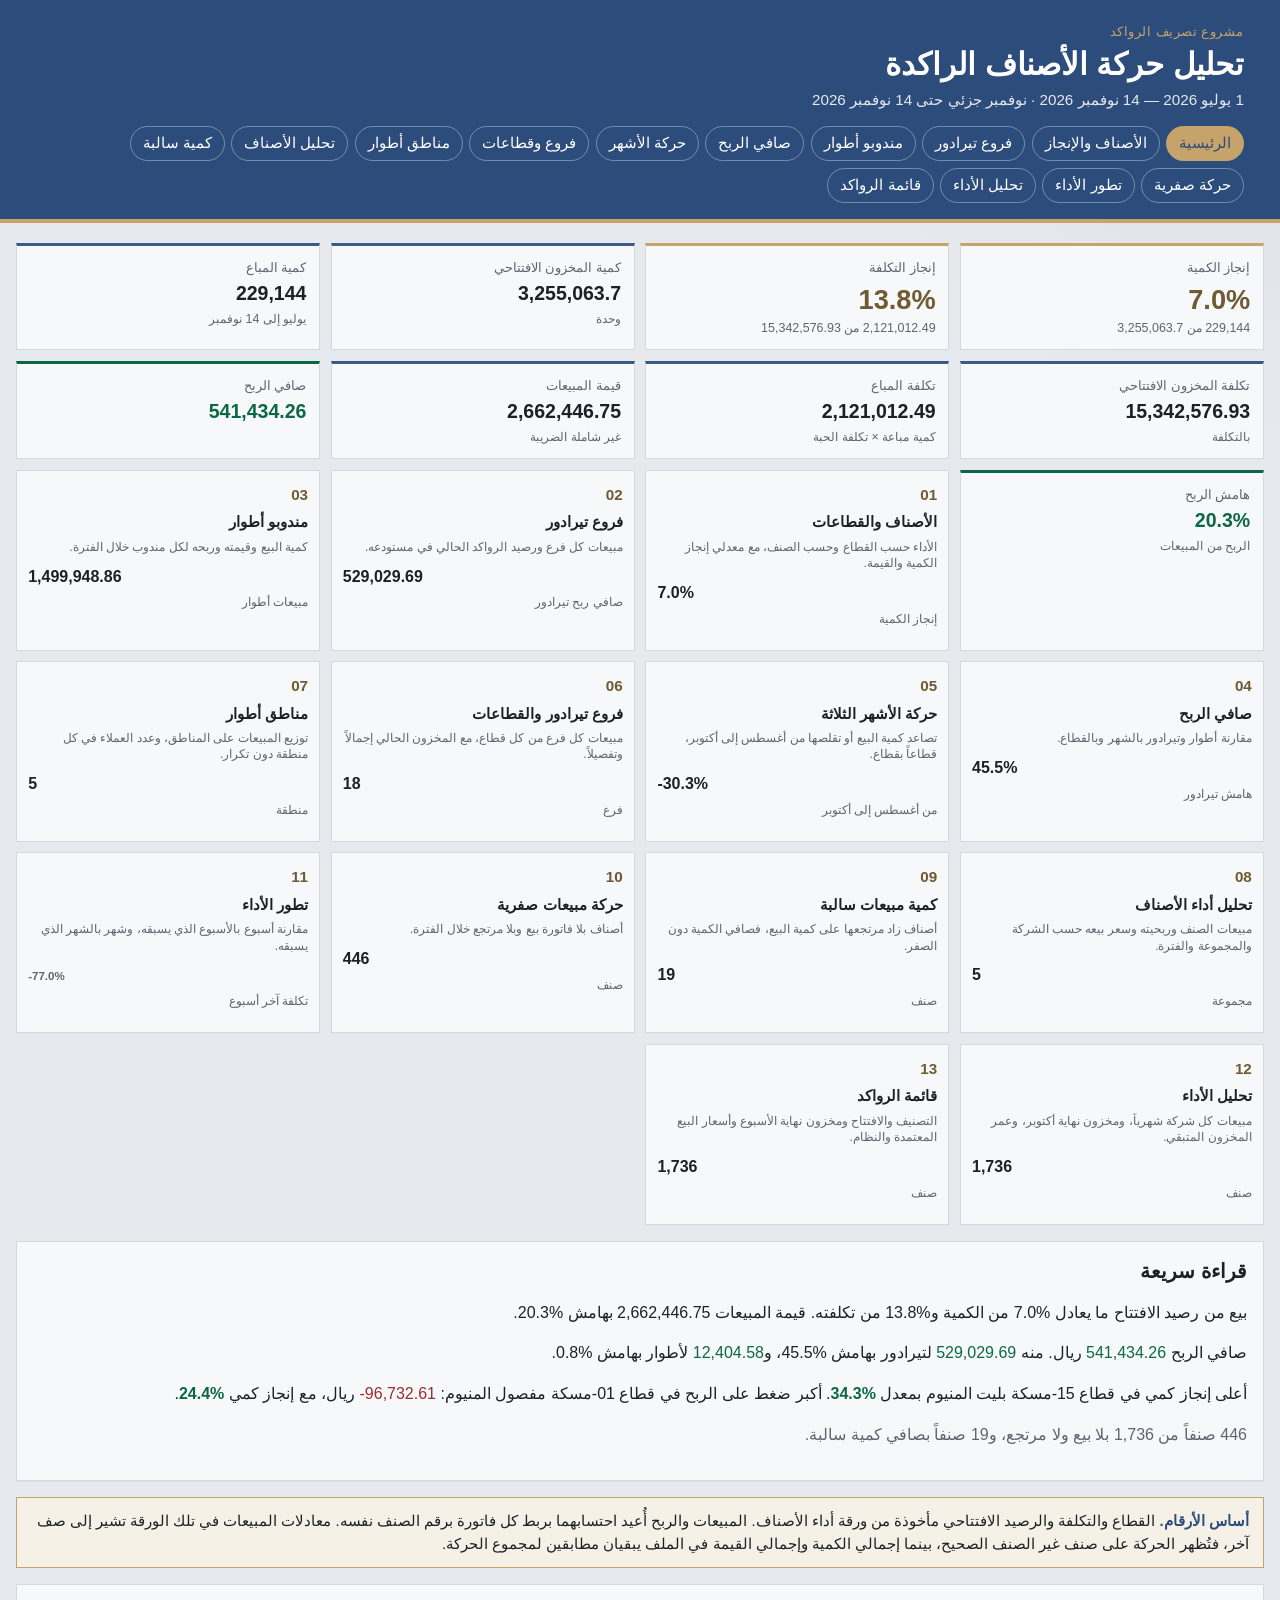
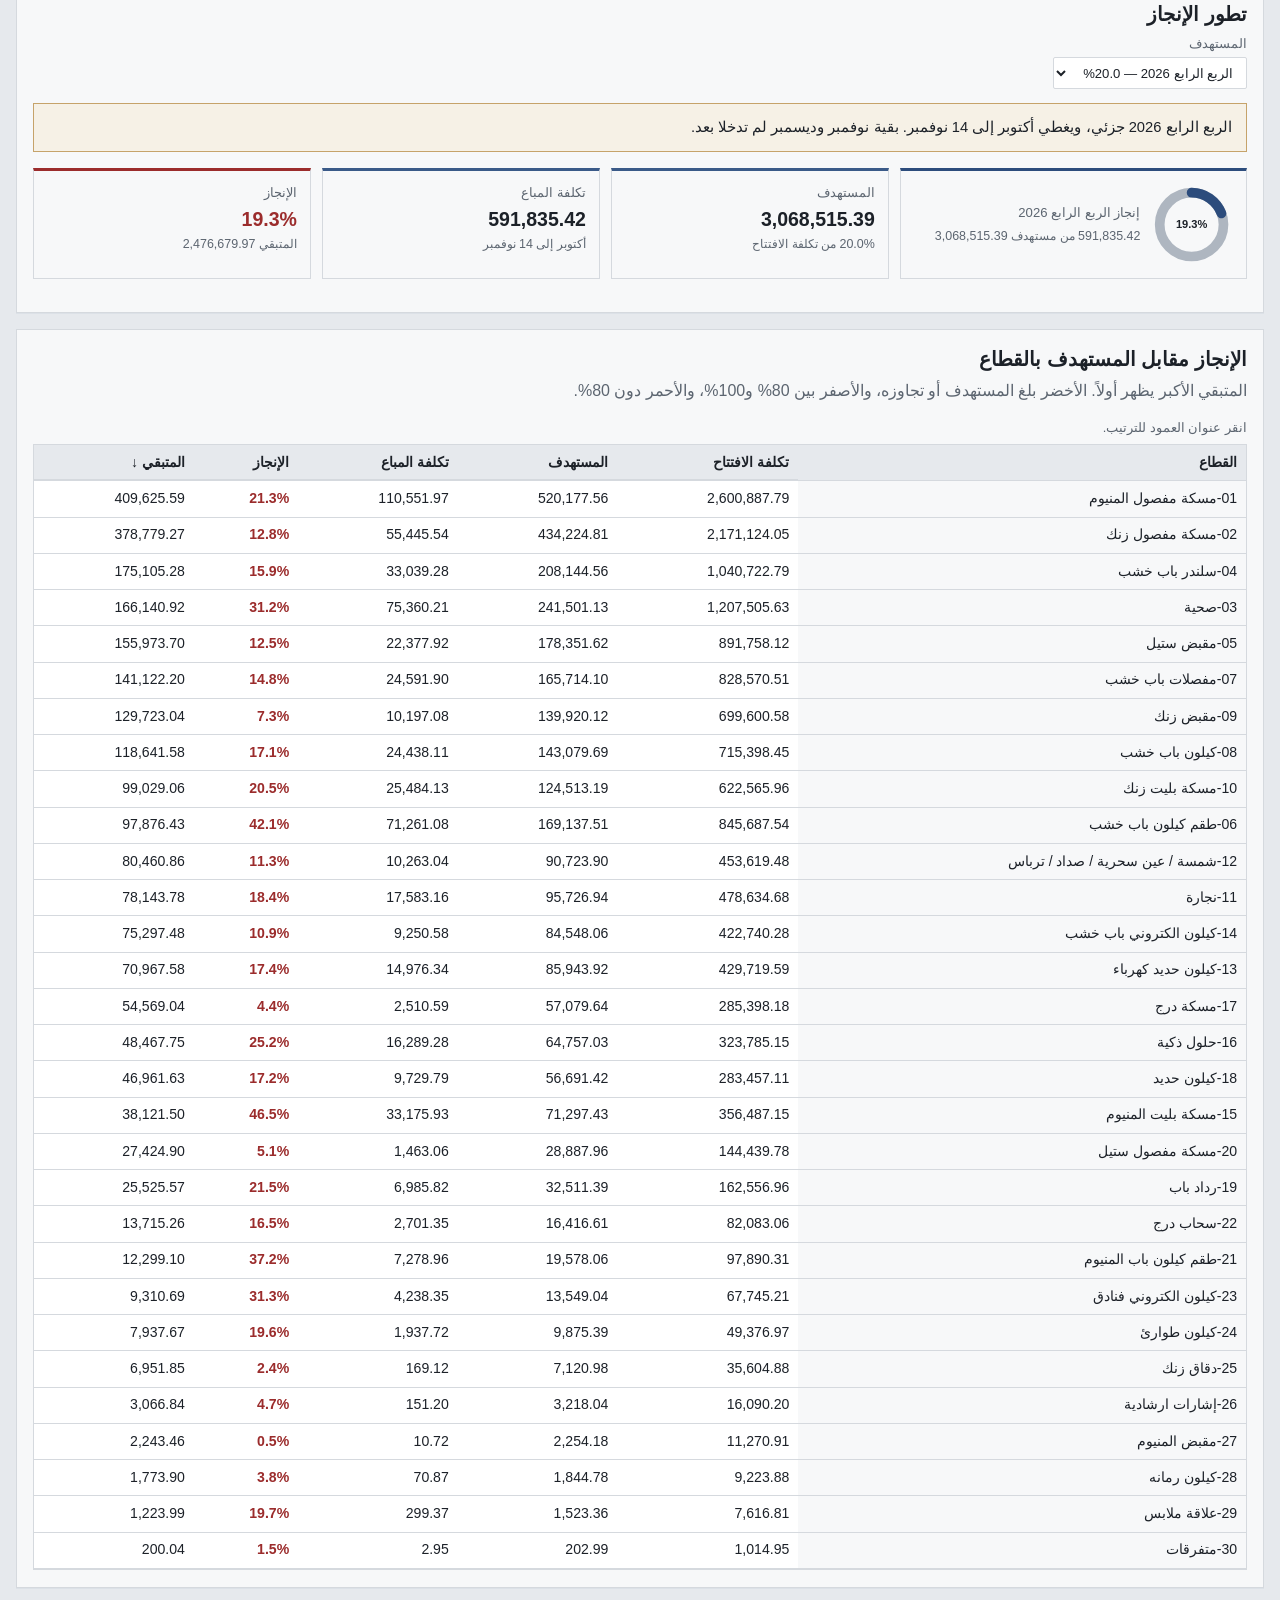
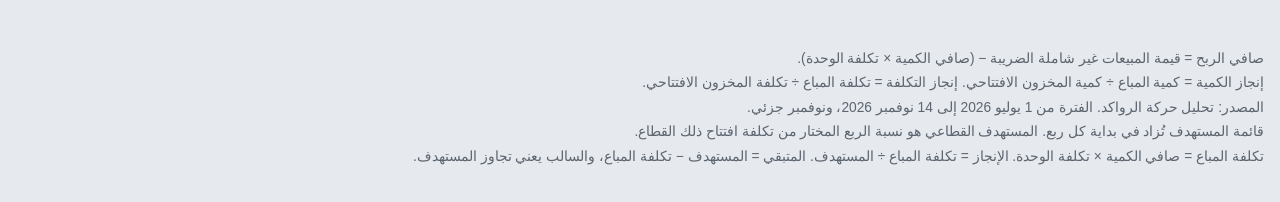
<file: index.html>
﻿<!DOCTYPE html>
<html lang="ar" dir="rtl">
<head>
  <meta charset="utf-8">
  <meta name="viewport" content="width=device-width, initial-scale=1">
  <title>تحليل حركة الرواكد</title>
  <link rel="stylesheet" href="report.css">
</head>
<body data-page="home">
  <header class="mast">
    <div class="mast-text">
      <p class="eyebrow">مشروع تصريف الرواكد</p>
      <h1>تحليل حركة الأصناف الراكدة</h1>
      <p class="period" id="period"></p>
    </div>
    <nav id="nav" class="nav" aria-label="أقسام التقرير"></nav>
  </header>
  <main id="app" class="wrap"></main>
  <footer class="foot">
    <p>صافي الربح = قيمة المبيعات غير شاملة الضريبة − (صافي الكمية × تكلفة الوحدة).</p>
    <p>إنجاز الكمية = كمية المباع ÷ كمية المخزون الافتتاحي. إنجاز التكلفة = تكلفة المباع ÷ تكلفة المخزون الافتتاحي.</p>
    <p>المصدر: تحليل حركة الرواكد. الفترة من 1 يوليو 2026 إلى 14 نوفمبر 2026، ونوفمبر جزئي.</p>
    <p>قائمة المستهدف تُزاد في بداية كل ربع. المستهدف القطاعي هو نسبة الربع المختار من تكلفة افتتاح ذلك القطاع.</p>
    <p>تكلفة المباع = صافي الكمية × تكلفة الوحدة. الإنجاز = تكلفة المباع ÷ المستهدف. المتبقي = المستهدف − تكلفة المباع، والسالب يعني تجاوز المستهدف.</p>
  </footer>
  <script src="data.js"></script>
  <script src="report.js"></script>
</body>
</html>
</file>
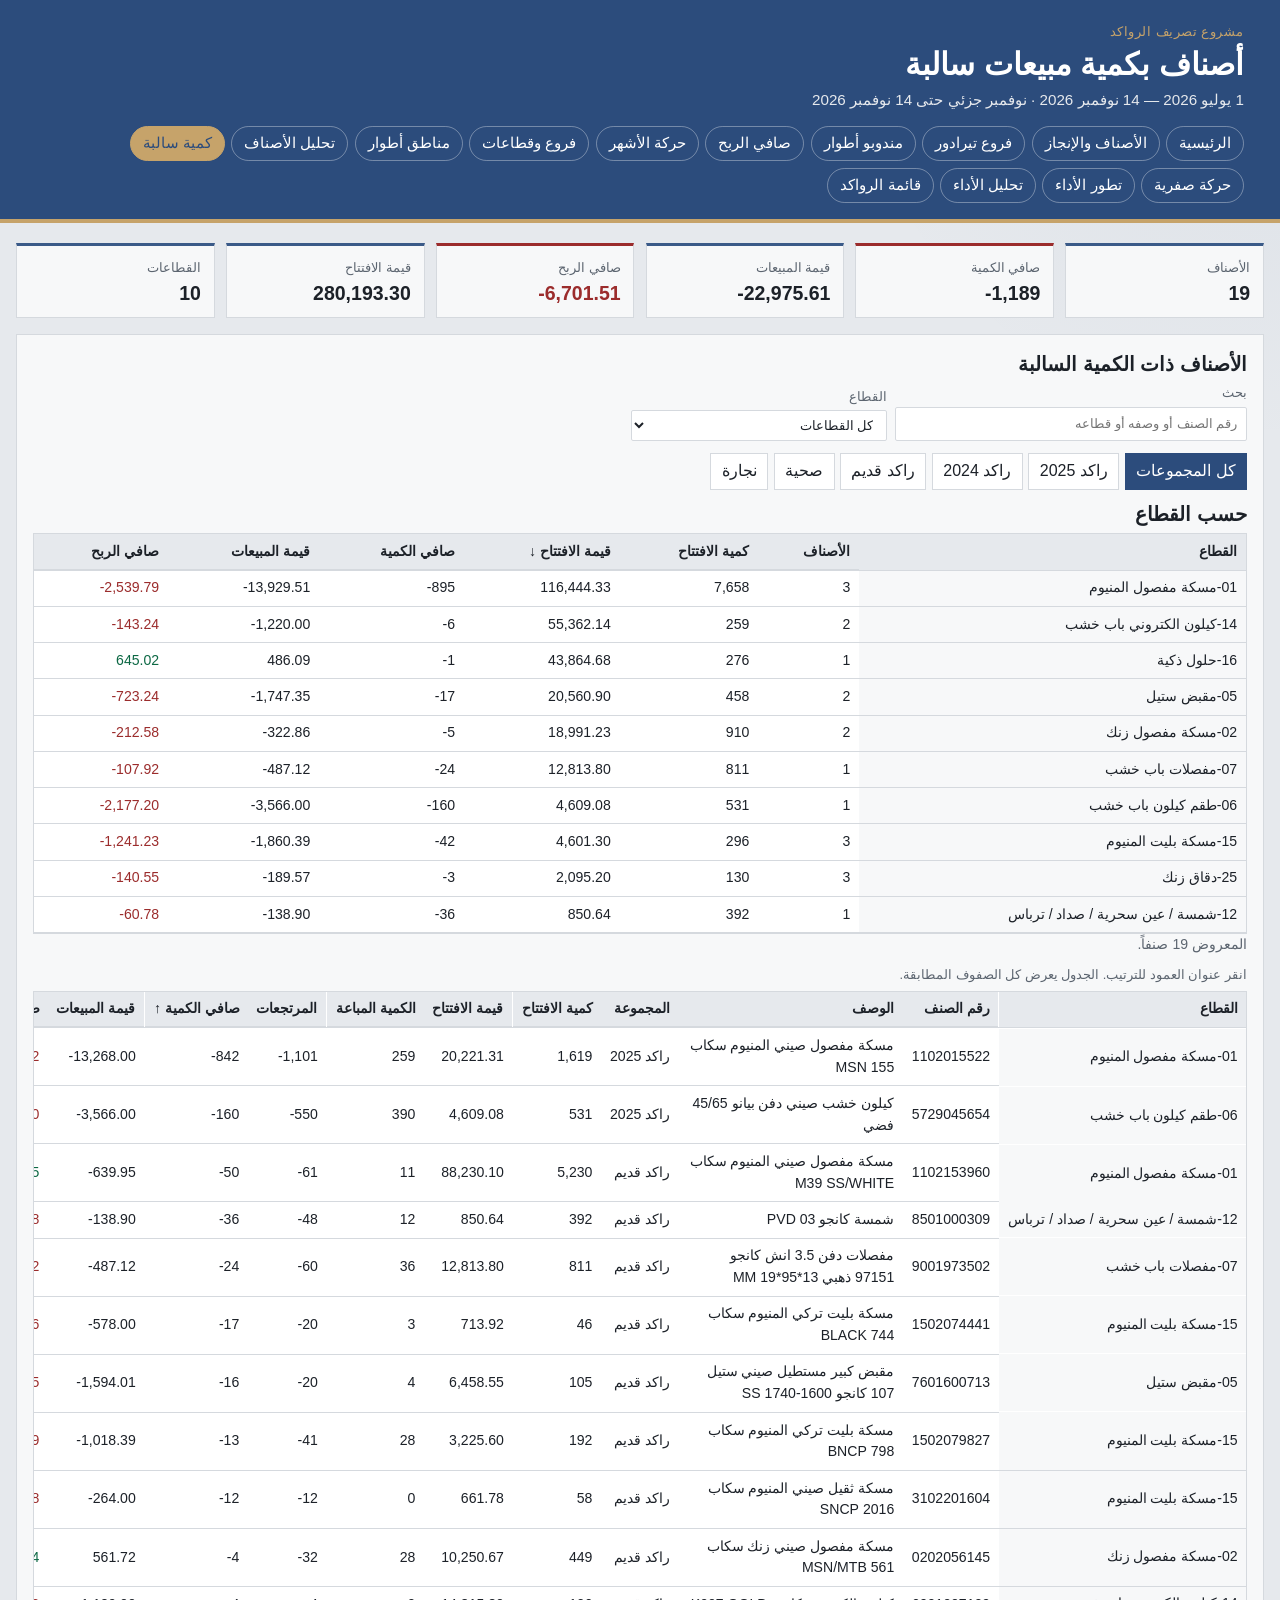
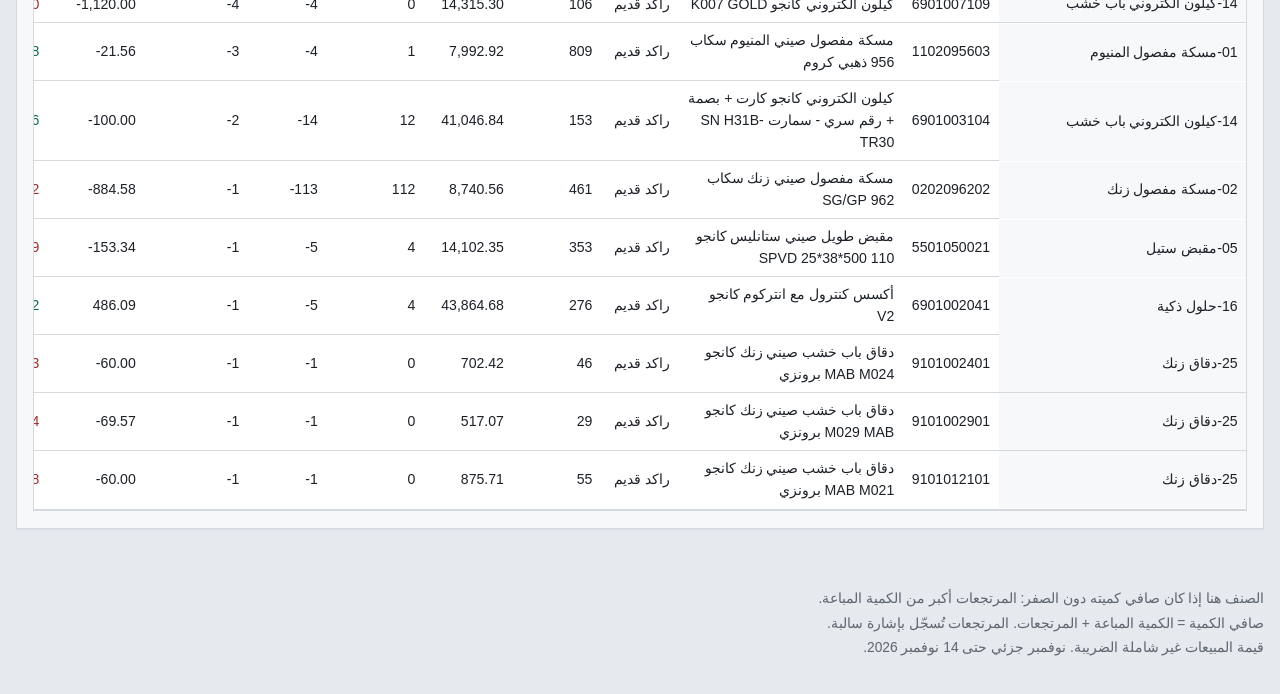
<file: asnaf-salb.html>
﻿<!DOCTYPE html>
<html lang="ar" dir="rtl">
<head>
  <meta charset="utf-8">
  <meta name="viewport" content="width=device-width, initial-scale=1">
  <title>أصناف بكمية مبيعات سالبة</title>
  <link rel="stylesheet" href="report.css">
</head>
<body data-page="salb">
  <header class="mast">
    <div class="mast-text">
      <p class="eyebrow">مشروع تصريف الرواكد</p>
      <h1>أصناف بكمية مبيعات سالبة</h1>
      <p class="period" id="period"></p>
    </div>
    <nav id="nav" class="nav" aria-label="أقسام التقرير"></nav>
  </header>
  <main id="app" class="wrap"></main>
  <footer class="foot">
    <p>الصنف هنا إذا كان صافي كميته دون الصفر: المرتجعات أكبر من الكمية المباعة.</p>
    <p>صافي الكمية = الكمية المباعة + المرتجعات. المرتجعات تُسجّل بإشارة سالبة.</p>
    <p>قيمة المبيعات غير شاملة الضريبة. نوفمبر جزئي حتى 14 نوفمبر 2026.</p>
  </footer>
  <script src="data.js"></script>
  <script src="report.js"></script>
</body>
</html>
</file>
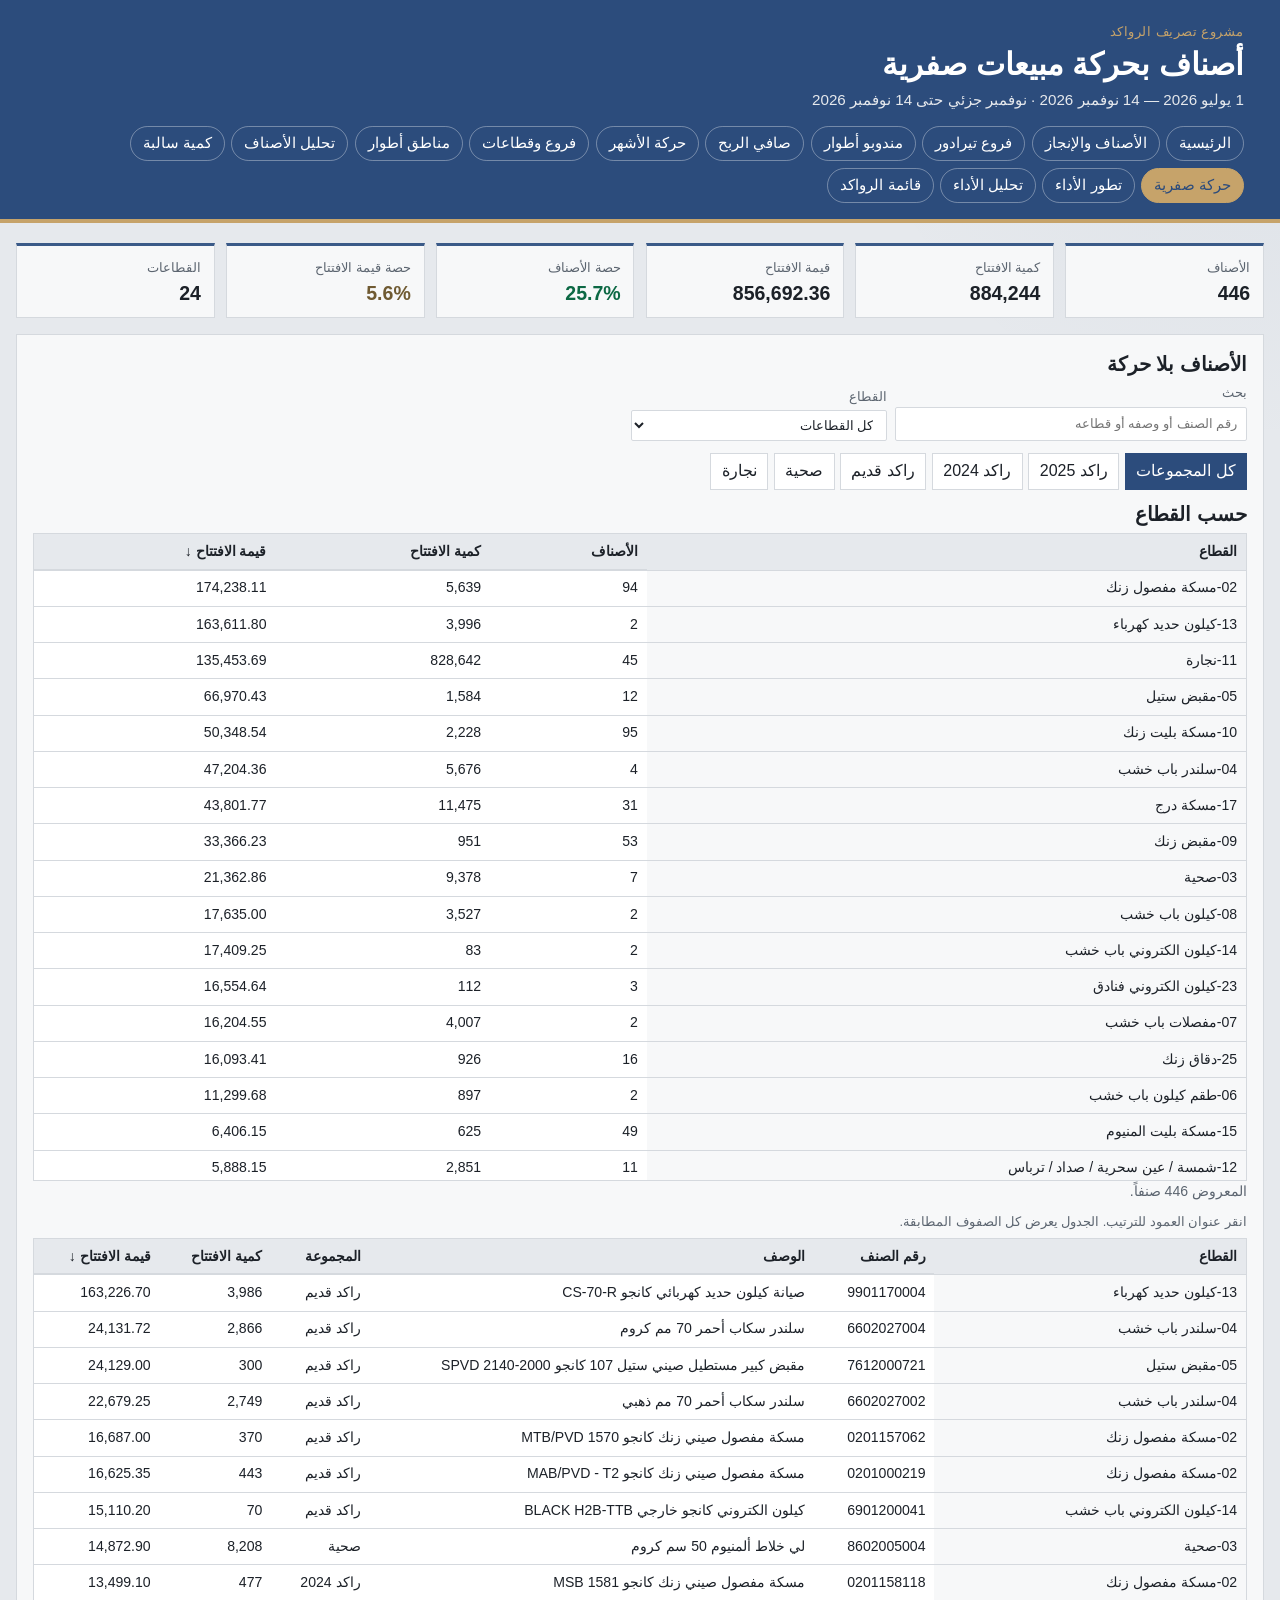
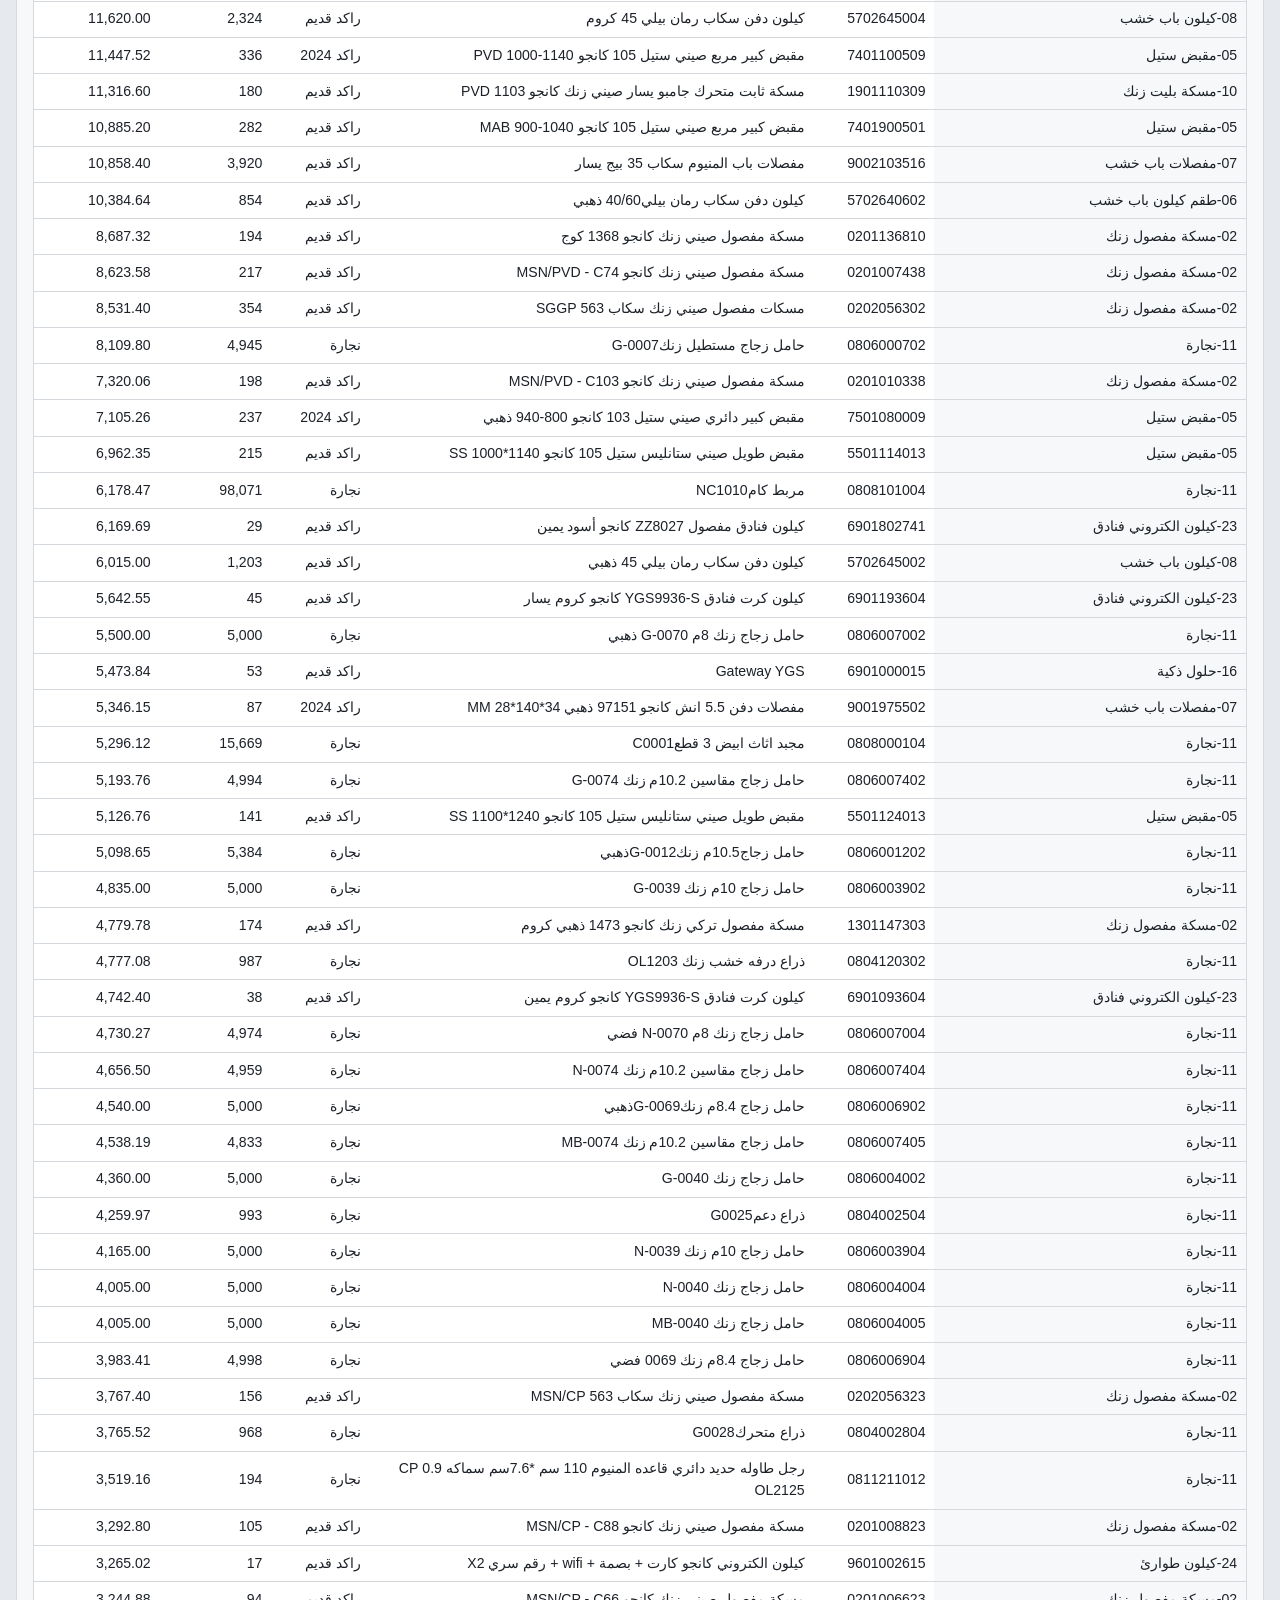
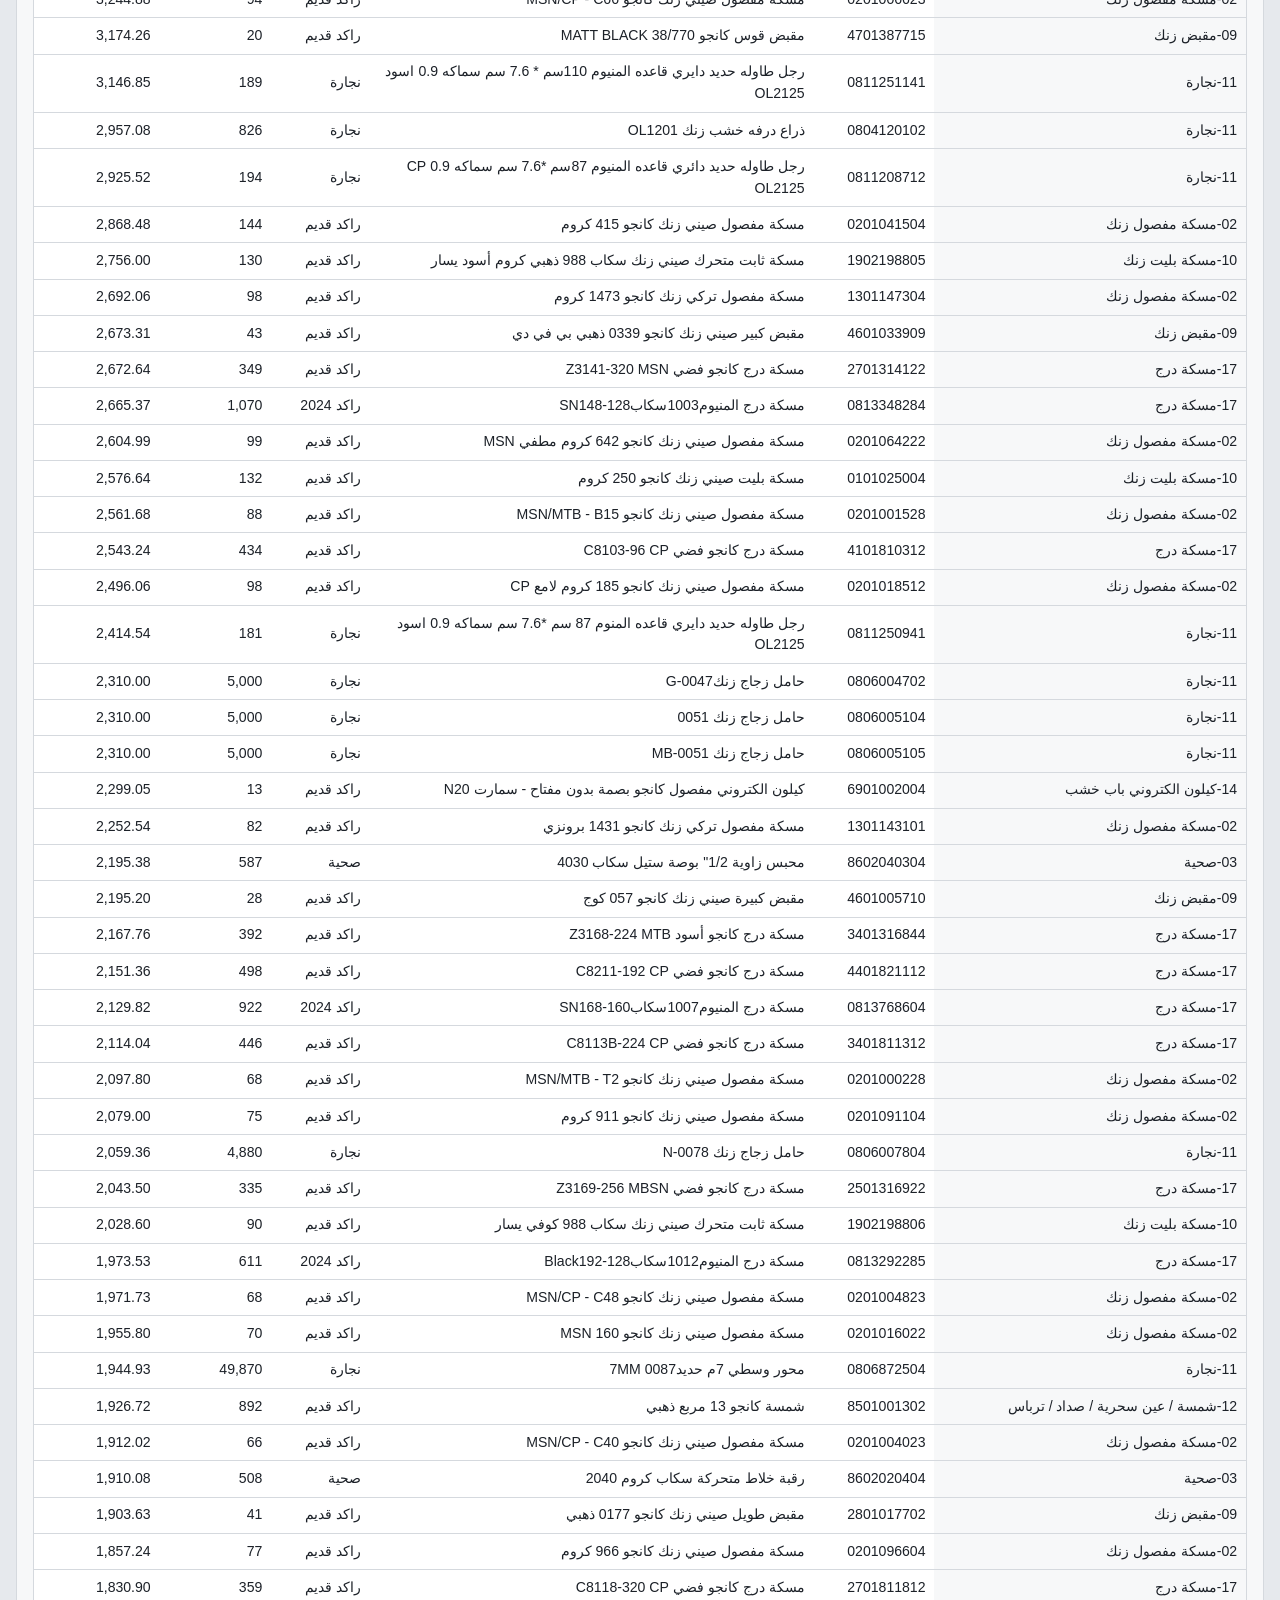
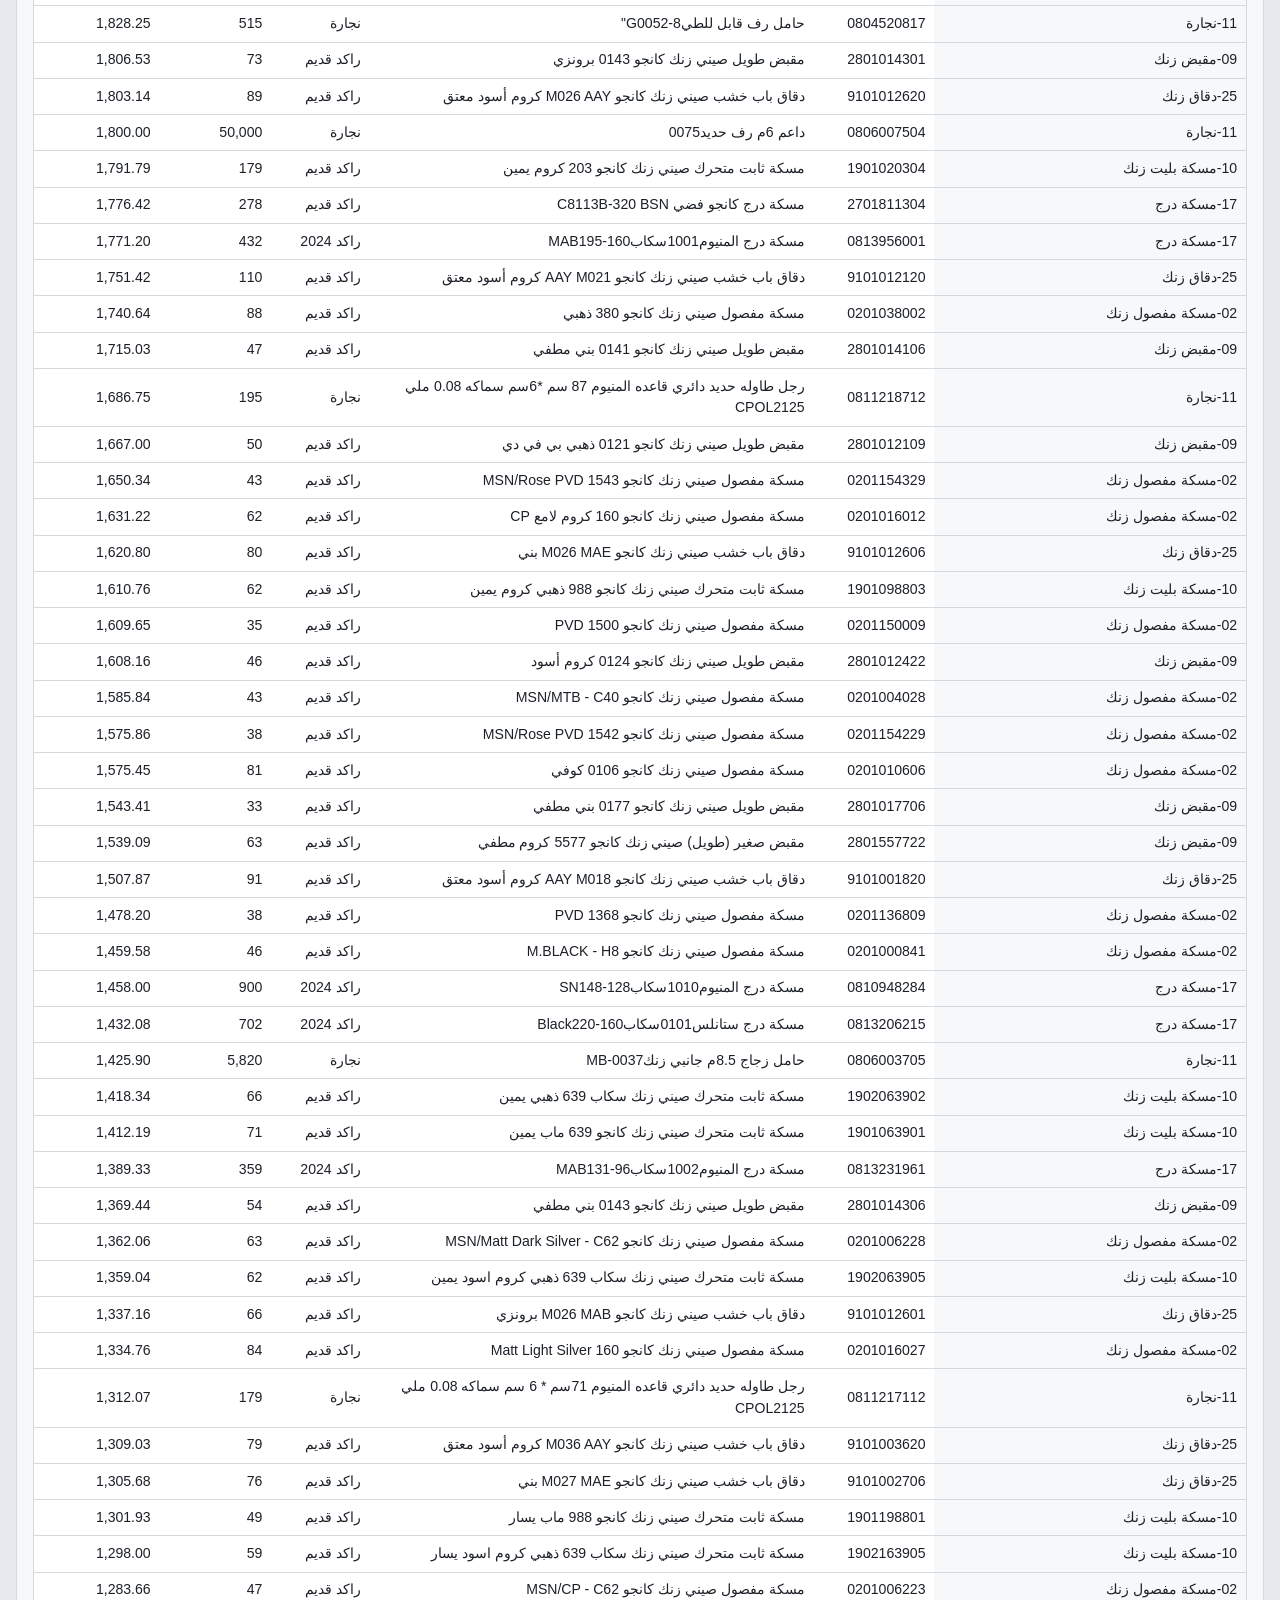
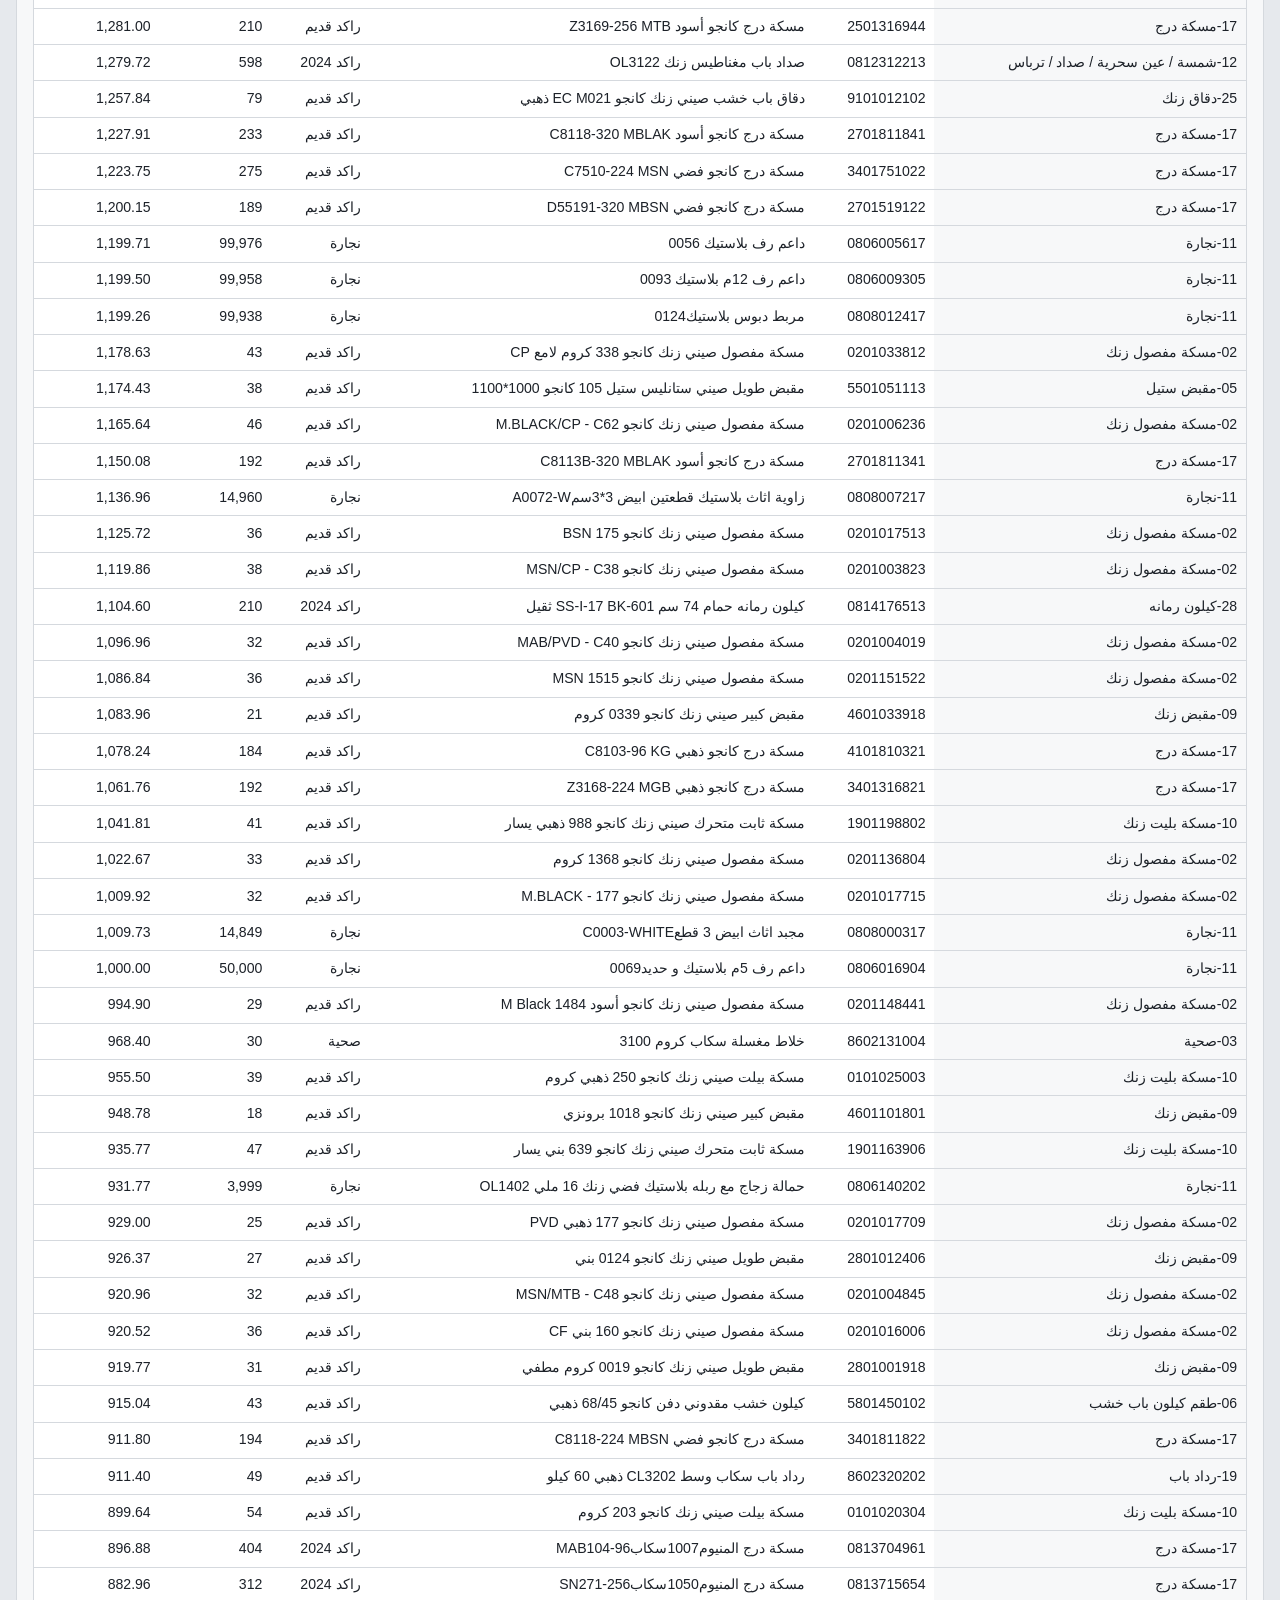
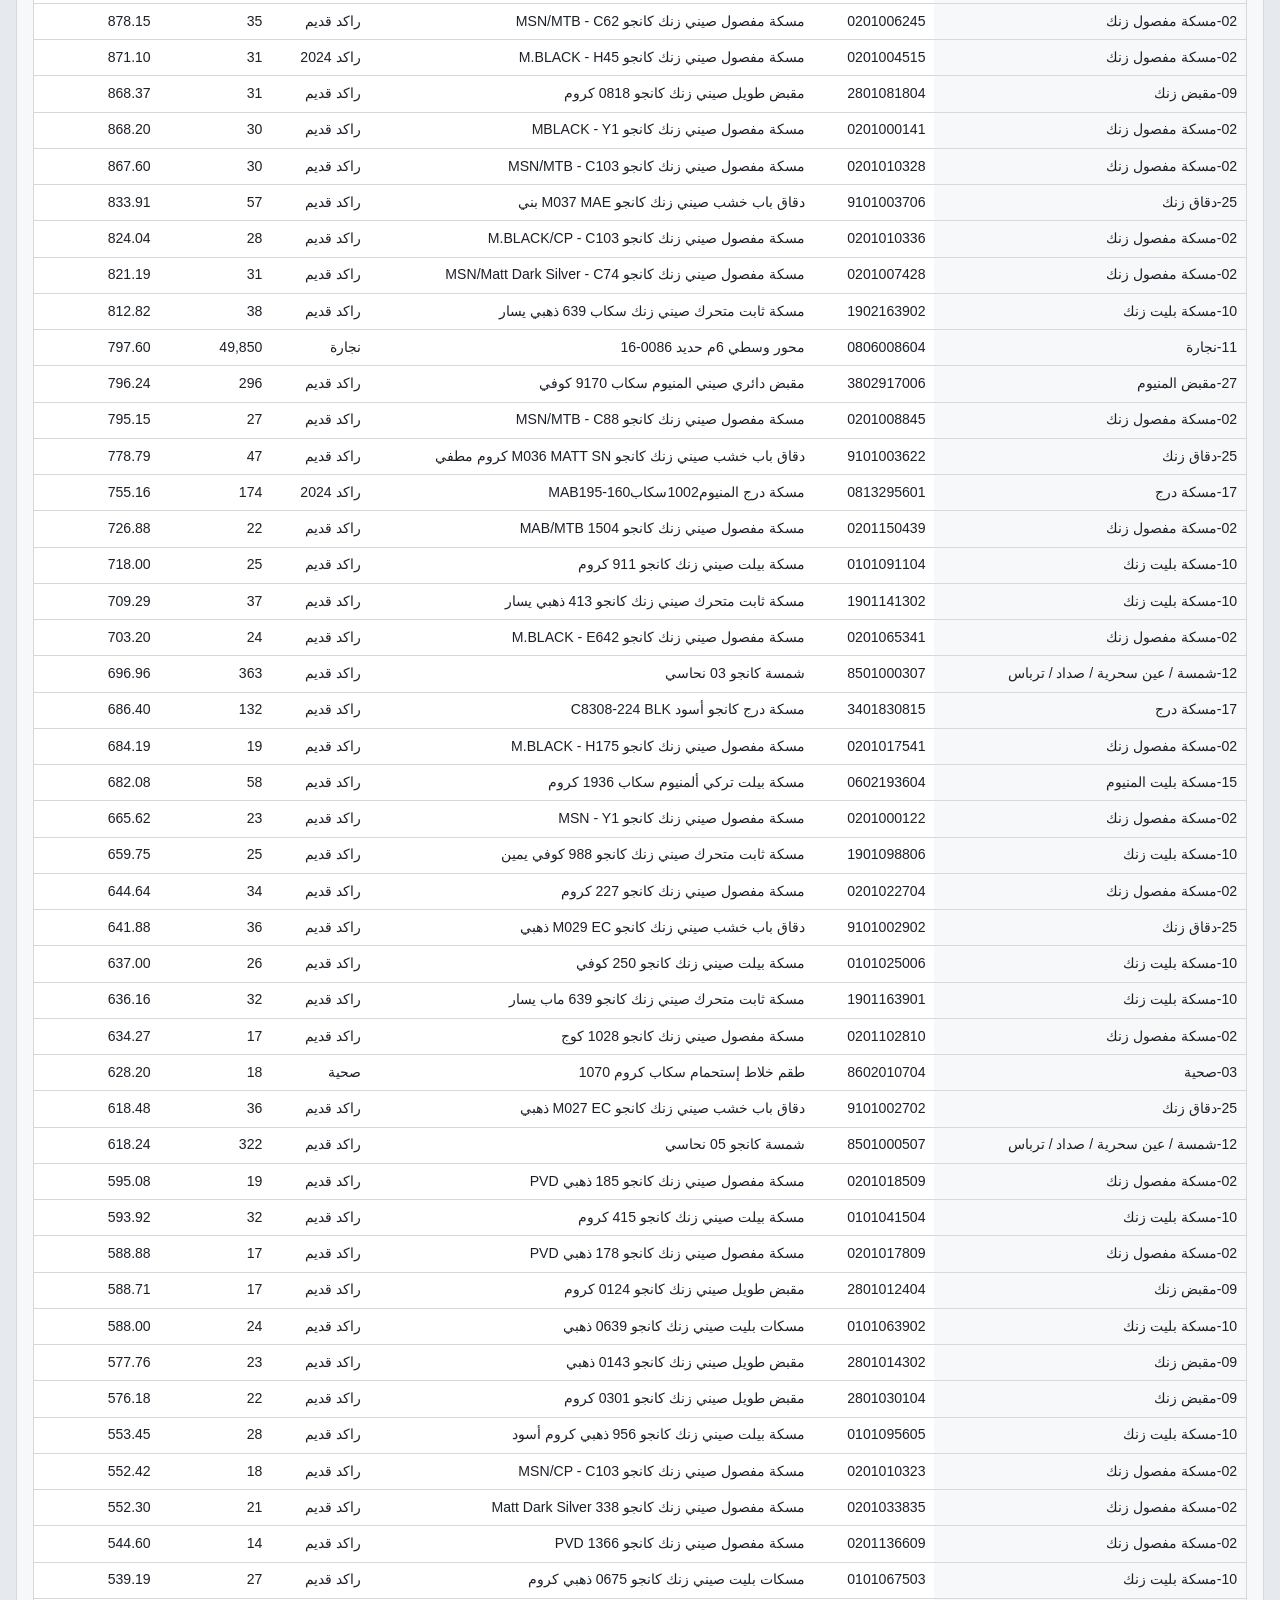
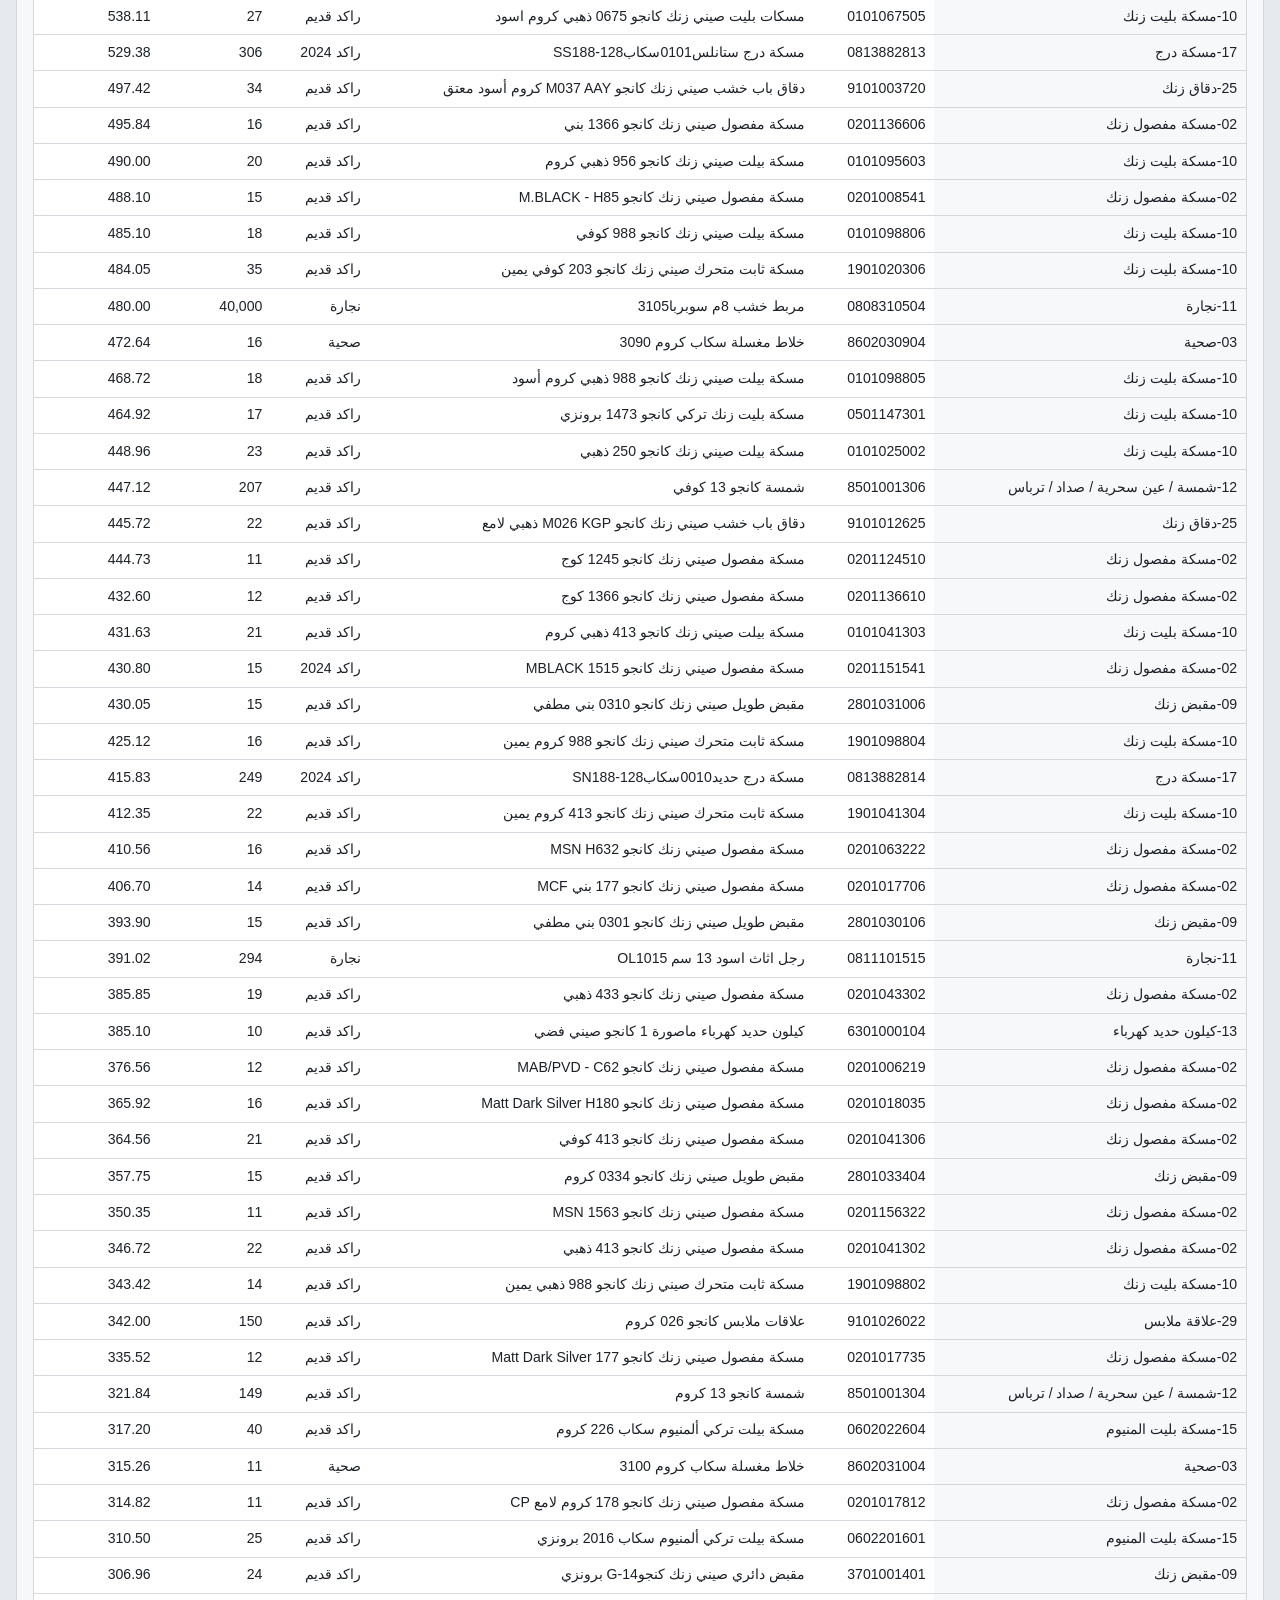
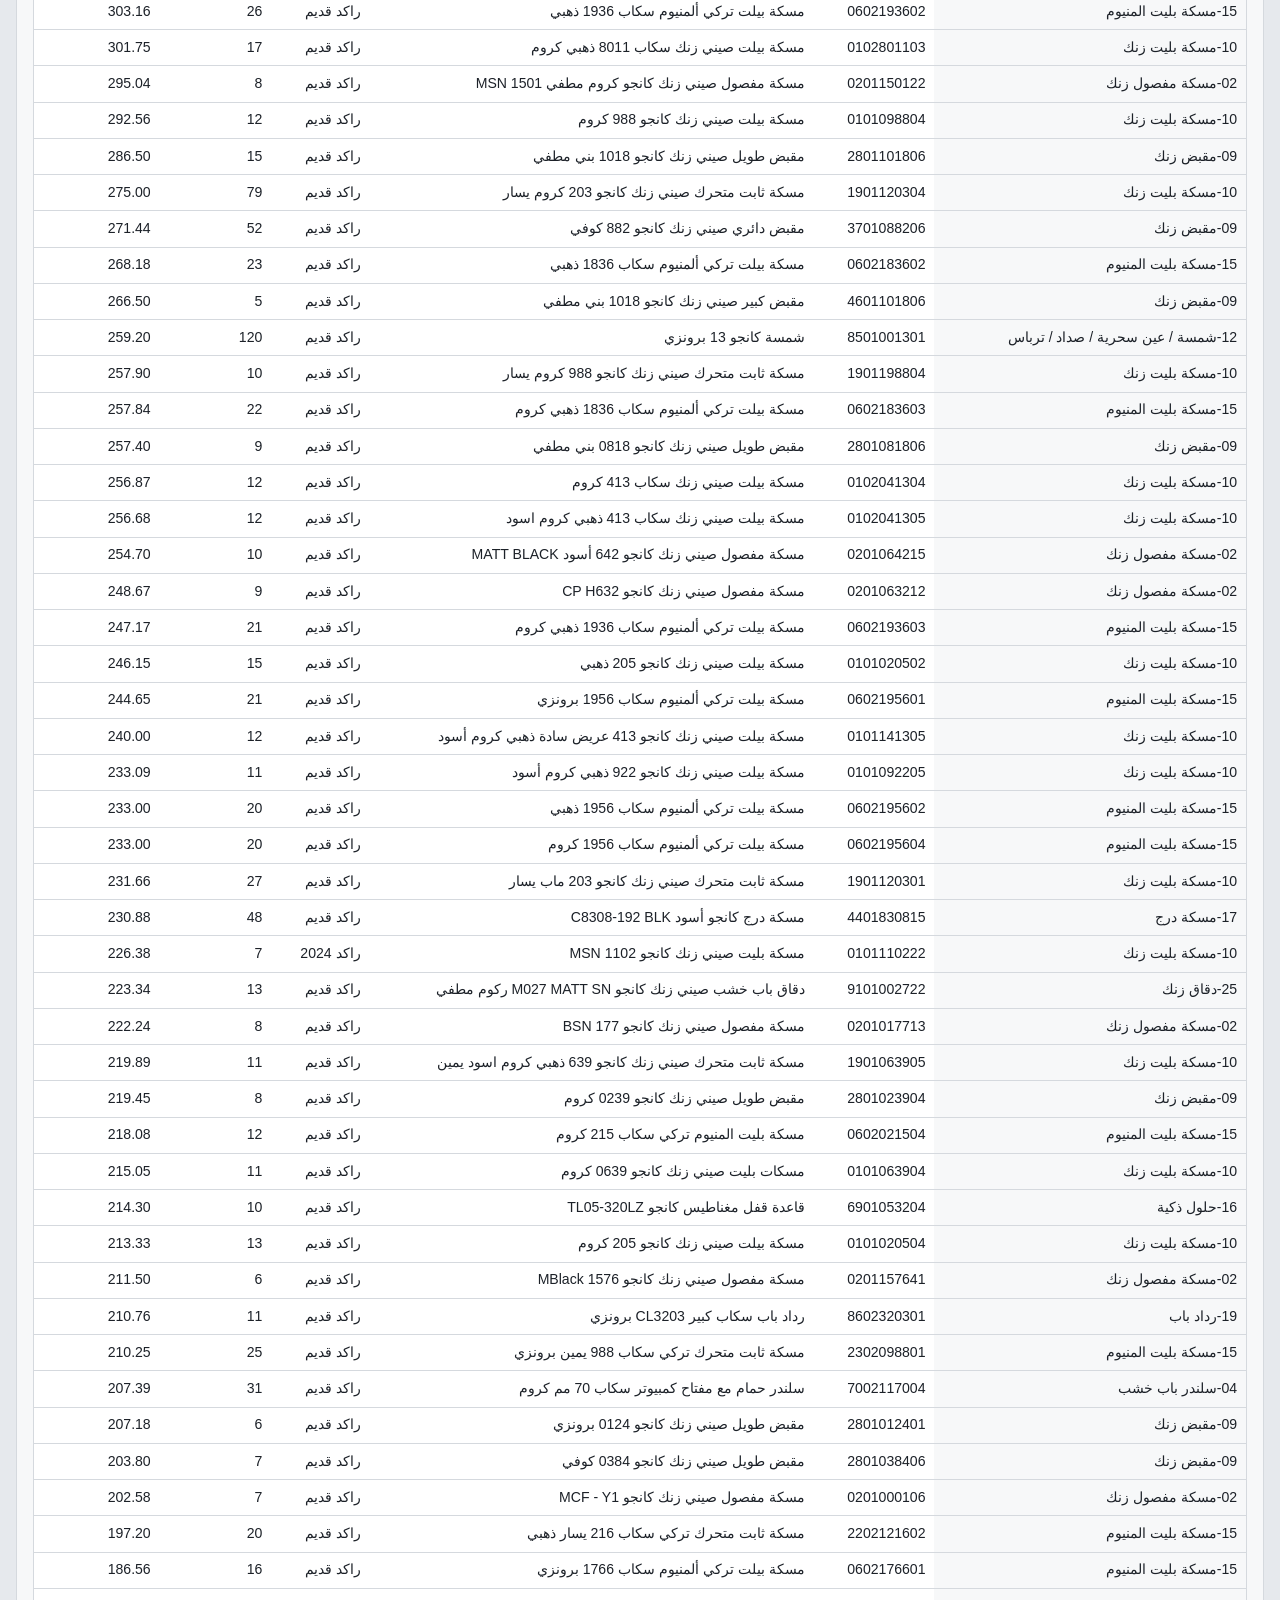
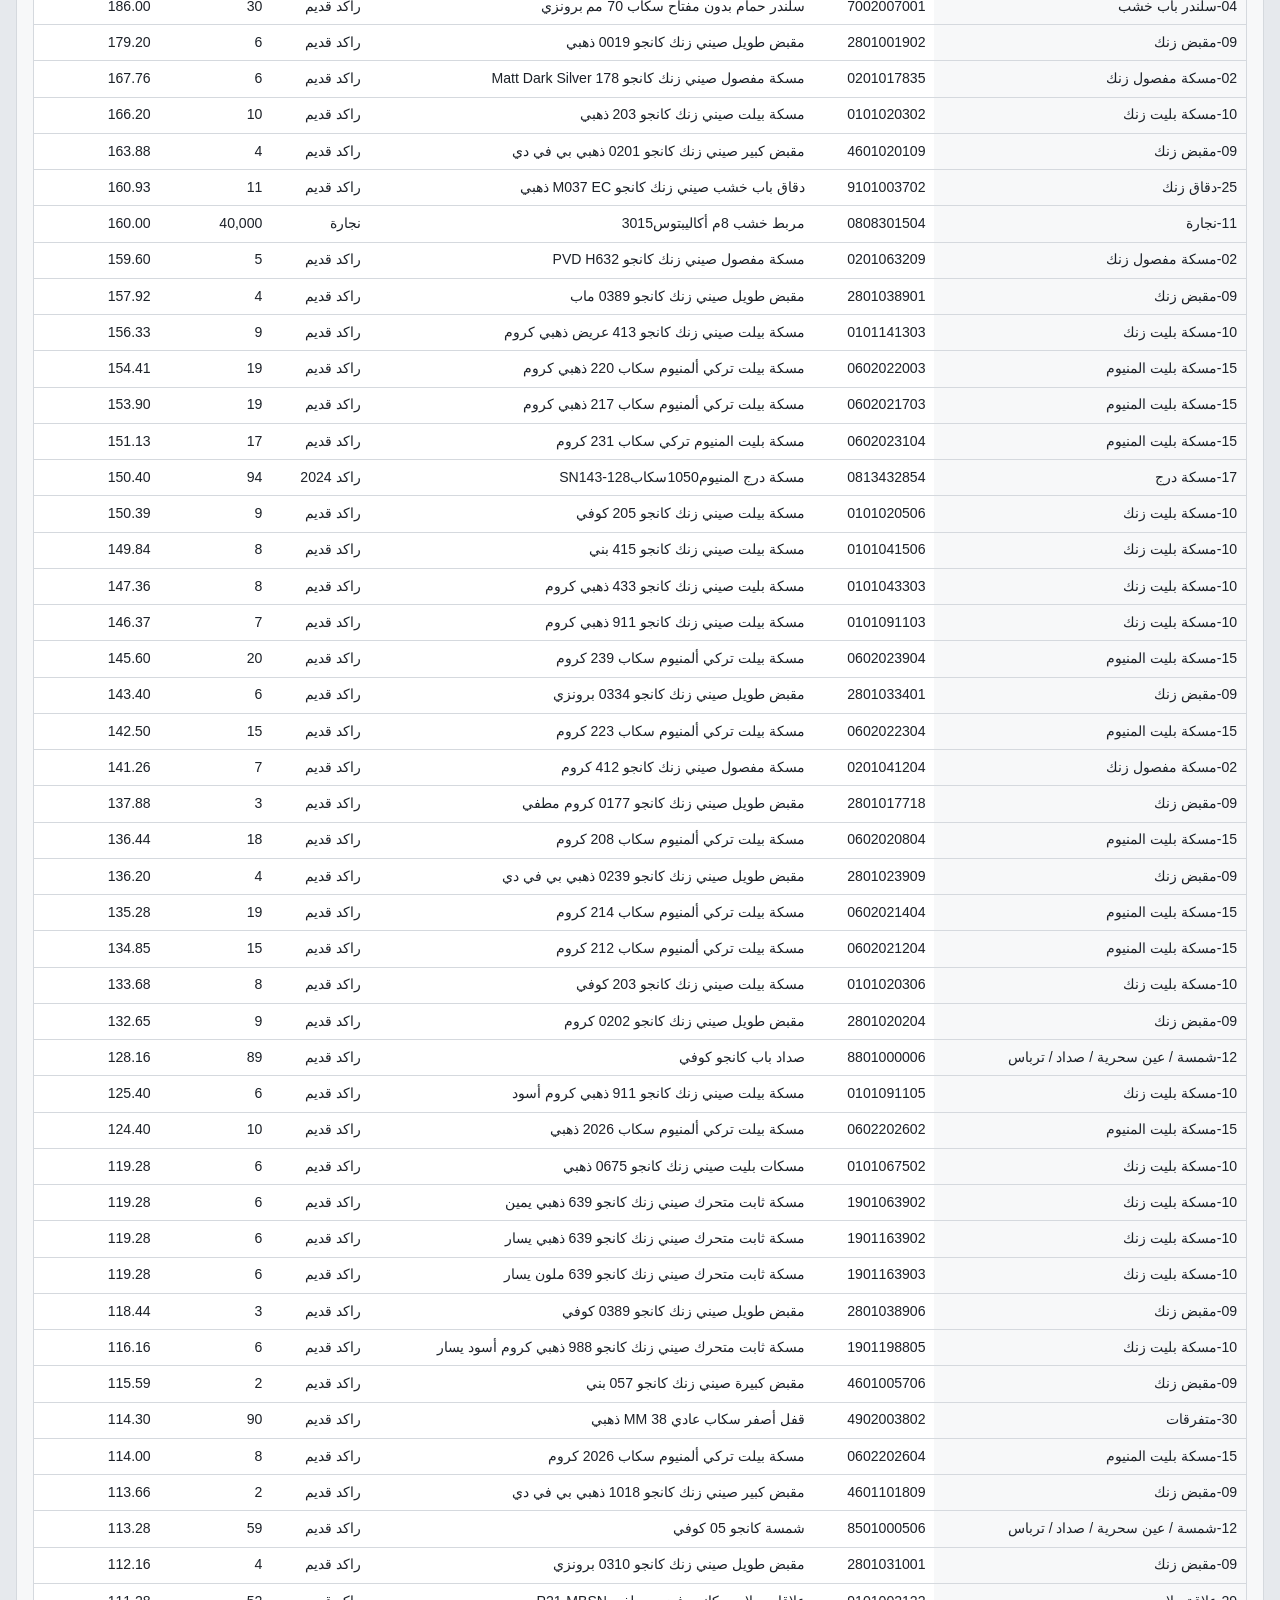
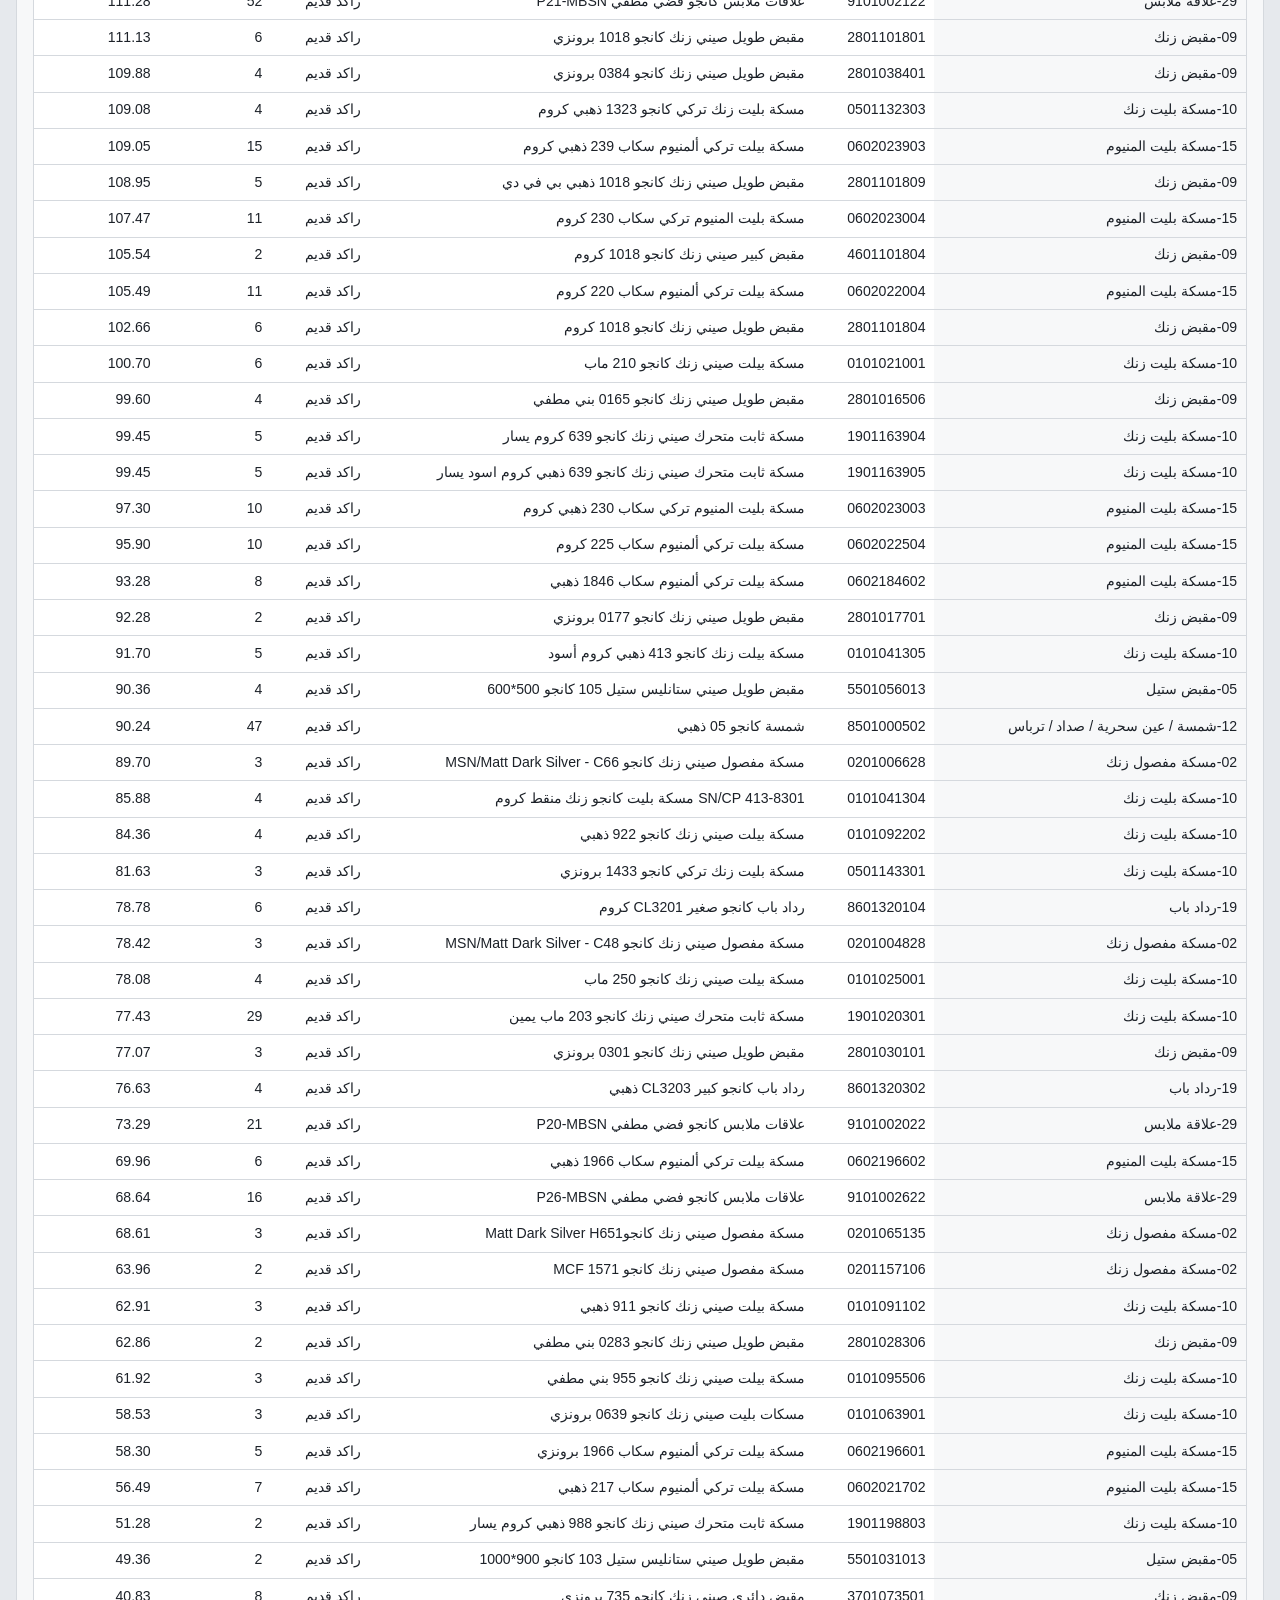
<file: asnaf-sifr.html>
﻿<!DOCTYPE html>
<html lang="ar" dir="rtl">
<head>
  <meta charset="utf-8">
  <meta name="viewport" content="width=device-width, initial-scale=1">
  <title>أصناف بحركة مبيعات صفرية</title>
  <link rel="stylesheet" href="report.css">
</head>
<body data-page="sifr">
  <header class="mast">
    <div class="mast-text">
      <p class="eyebrow">مشروع تصريف الرواكد</p>
      <h1>أصناف بحركة مبيعات صفرية</h1>
      <p class="period" id="period"></p>
    </div>
    <nav id="nav" class="nav" aria-label="أقسام التقرير"></nav>
  </header>
  <main id="app" class="wrap"></main>
  <footer class="foot">
    <p>الصنف هنا إذا لم تُسجّل له فاتورة بيع ولا مرتجع خلال الفترة. صافي الكمية وقيمة المبيعات صفر.</p>
    <p>صنف بيع ثم ارتجع بالكامل له حركة، لذلك لا يظهر في هذه الصفحة.</p>
    <p>كمية الافتتاح وقيمتها رصيد أول الفترة، ولا تتغير مع أشهر البيع. نوفمبر جزئي حتى 14 نوفمبر 2026.</p>
  </footer>
  <script src="data.js"></script>
  <script src="report.js"></script>
</body>
</html>
</file>
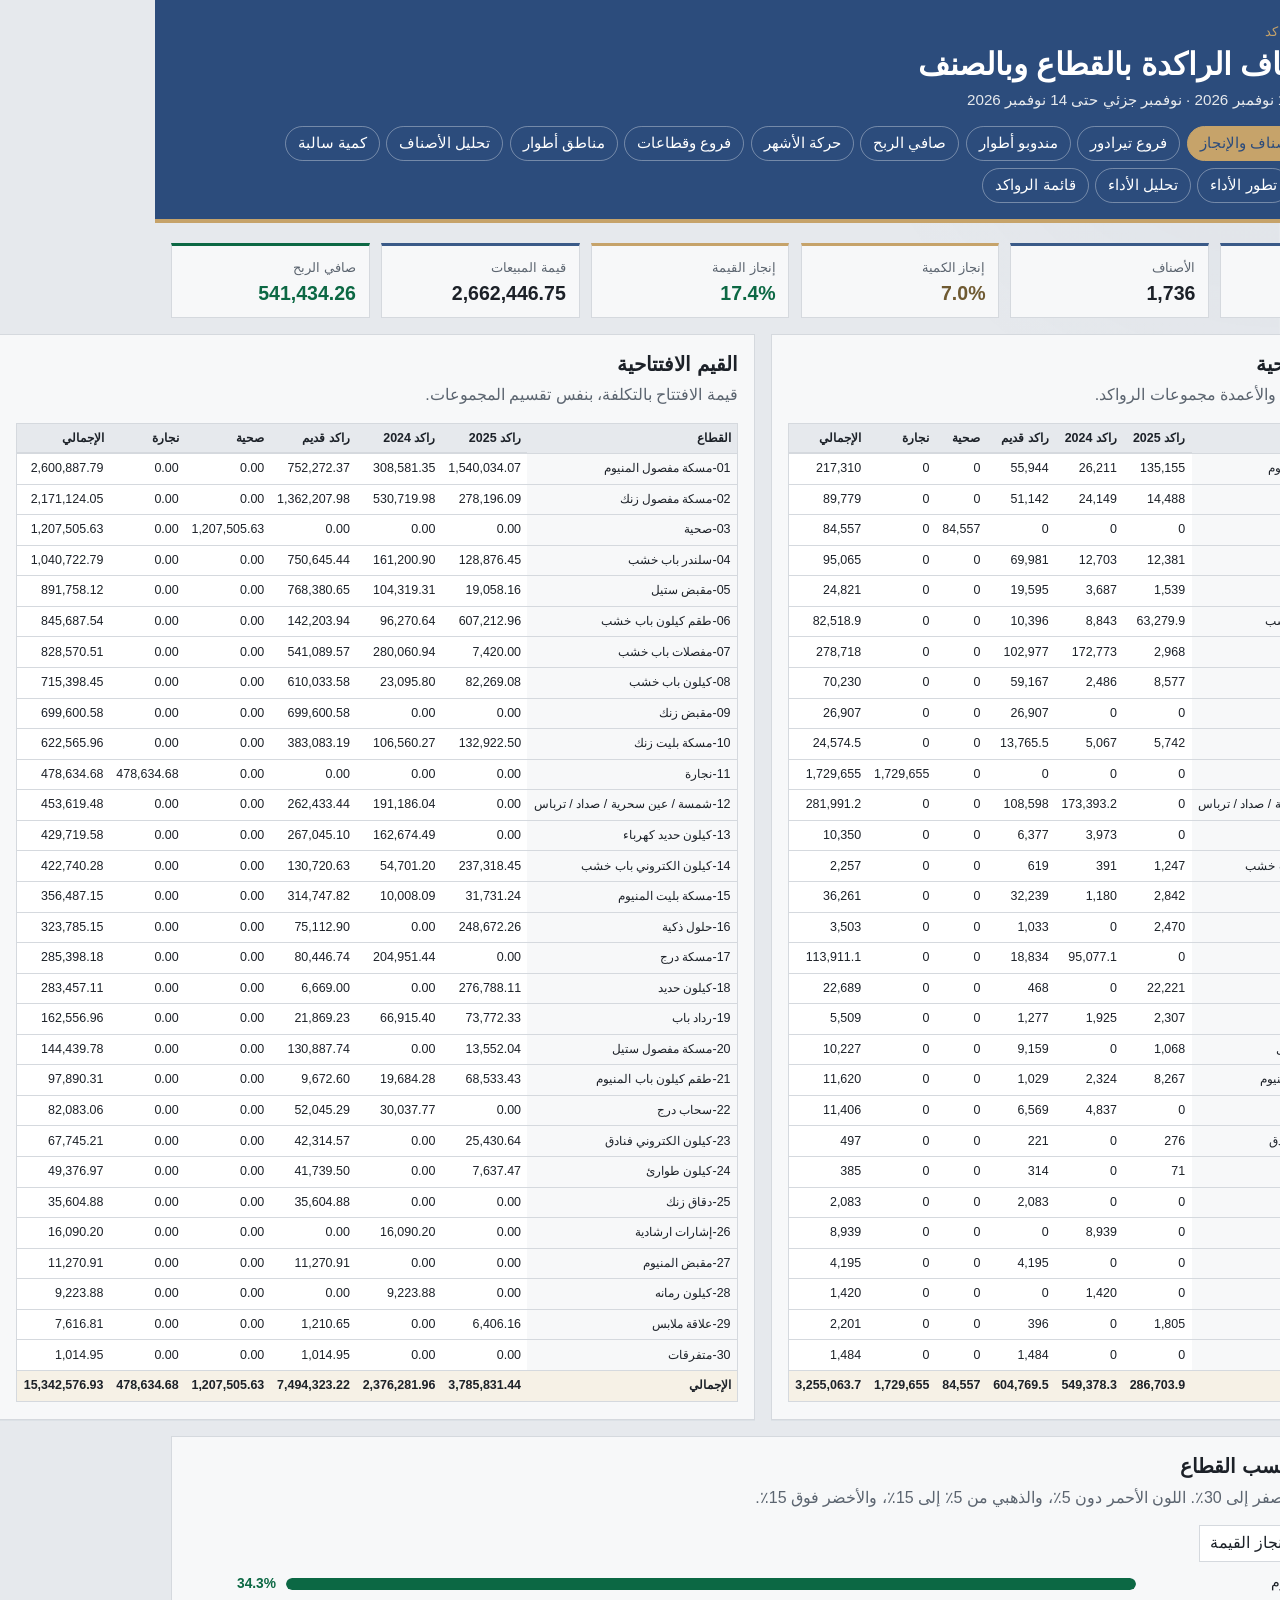
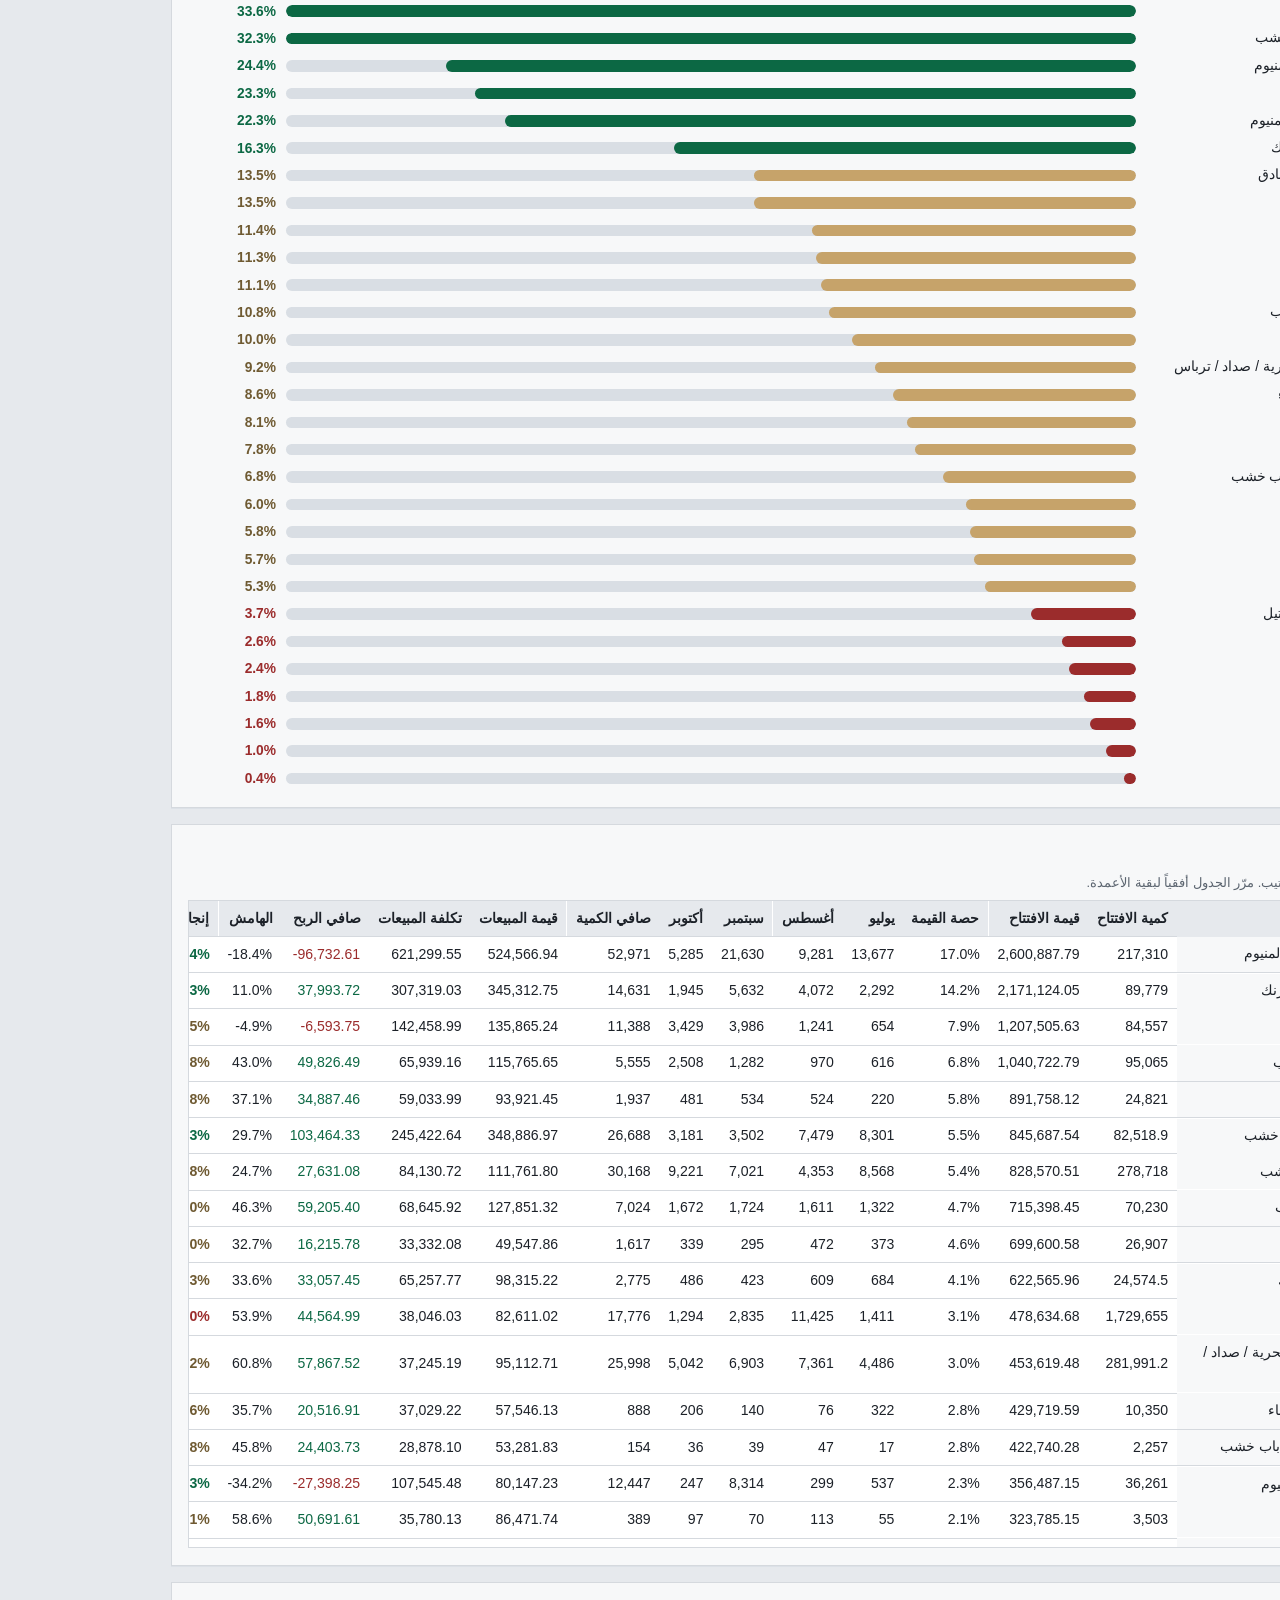
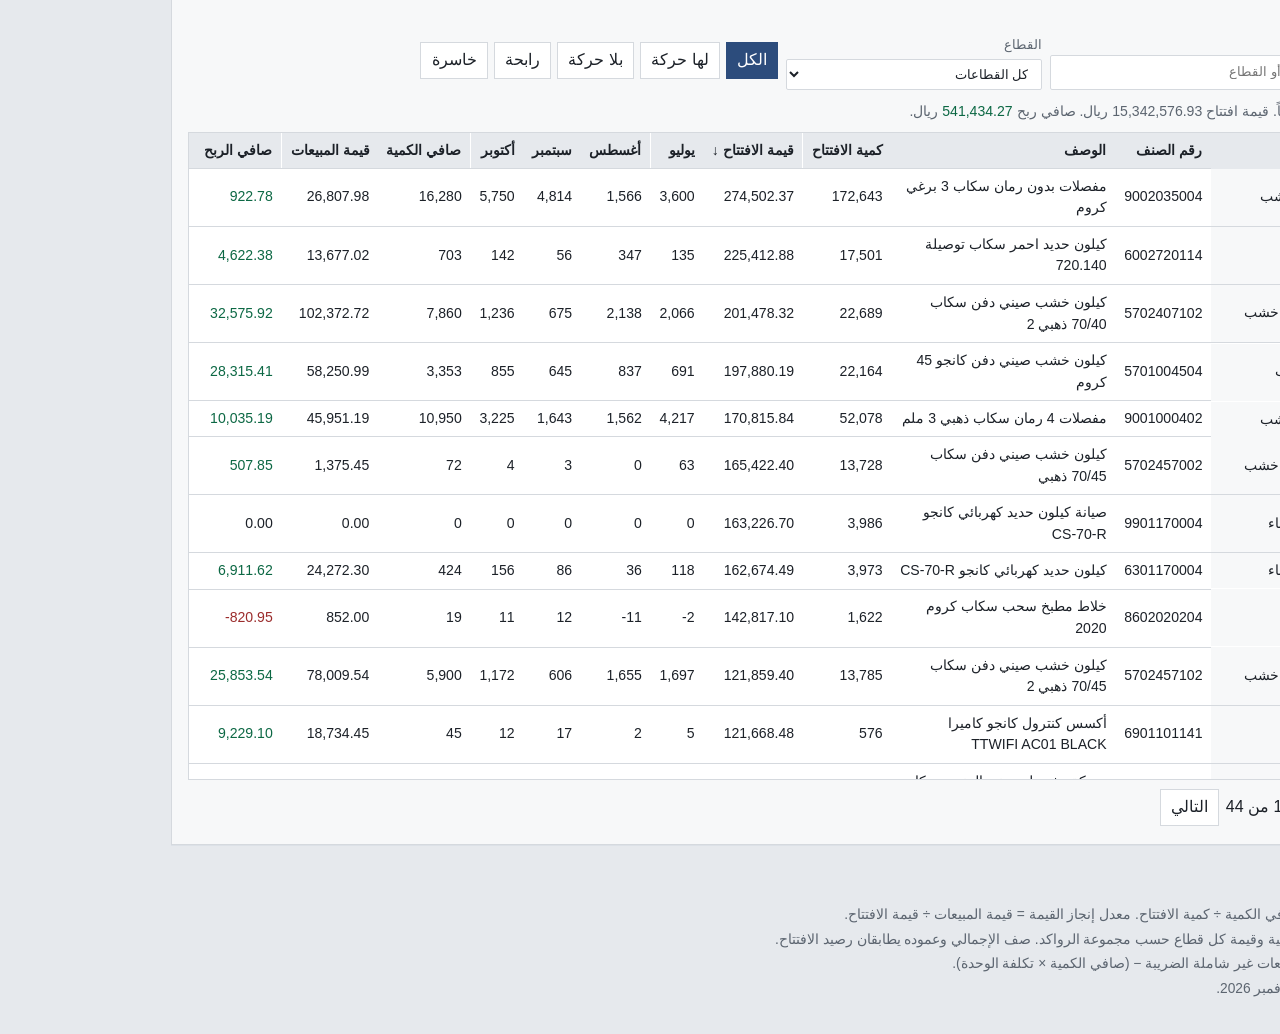
<file: asnaf.html>
﻿<!DOCTYPE html>
<html lang="ar" dir="rtl">
<head>
  <meta charset="utf-8">
  <meta name="viewport" content="width=device-width, initial-scale=1">
  <title>أداء الأصناف الراكدة</title>
  <link rel="stylesheet" href="report.css">
</head>
<body data-page="asnaf">
  <header class="mast">
    <div class="mast-text">
      <p class="eyebrow">مشروع تصريف الرواكد</p>
      <h1>أداء الأصناف الراكدة بالقطاع وبالصنف</h1>
      <p class="period" id="period"></p>
    </div>
    <nav id="nav" class="nav" aria-label="أقسام التقرير"></nav>
  </header>
  <main id="app" class="wrap"></main>
  <footer class="foot">
    <p>معدل إنجاز الكمية = صافي الكمية ÷ كمية الافتتاح. معدل إنجاز القيمة = قيمة المبيعات ÷ قيمة الافتتاح.</p>
    <p>جدولا الافتتاح يجمعان كمية وقيمة كل قطاع حسب مجموعة الرواكد. صف الإجمالي وعموده يطابقان رصيد الافتتاح.</p>
    <p>صافي الربح = قيمة المبيعات غير شاملة الضريبة − (صافي الكمية × تكلفة الوحدة).</p>
    <p>نوفمبر جزئي حتى 14 نوفمبر 2026.</p>
  </footer>
  <script src="data.js"></script>
  <script src="report.js"></script>
</body>
</html>
</file>
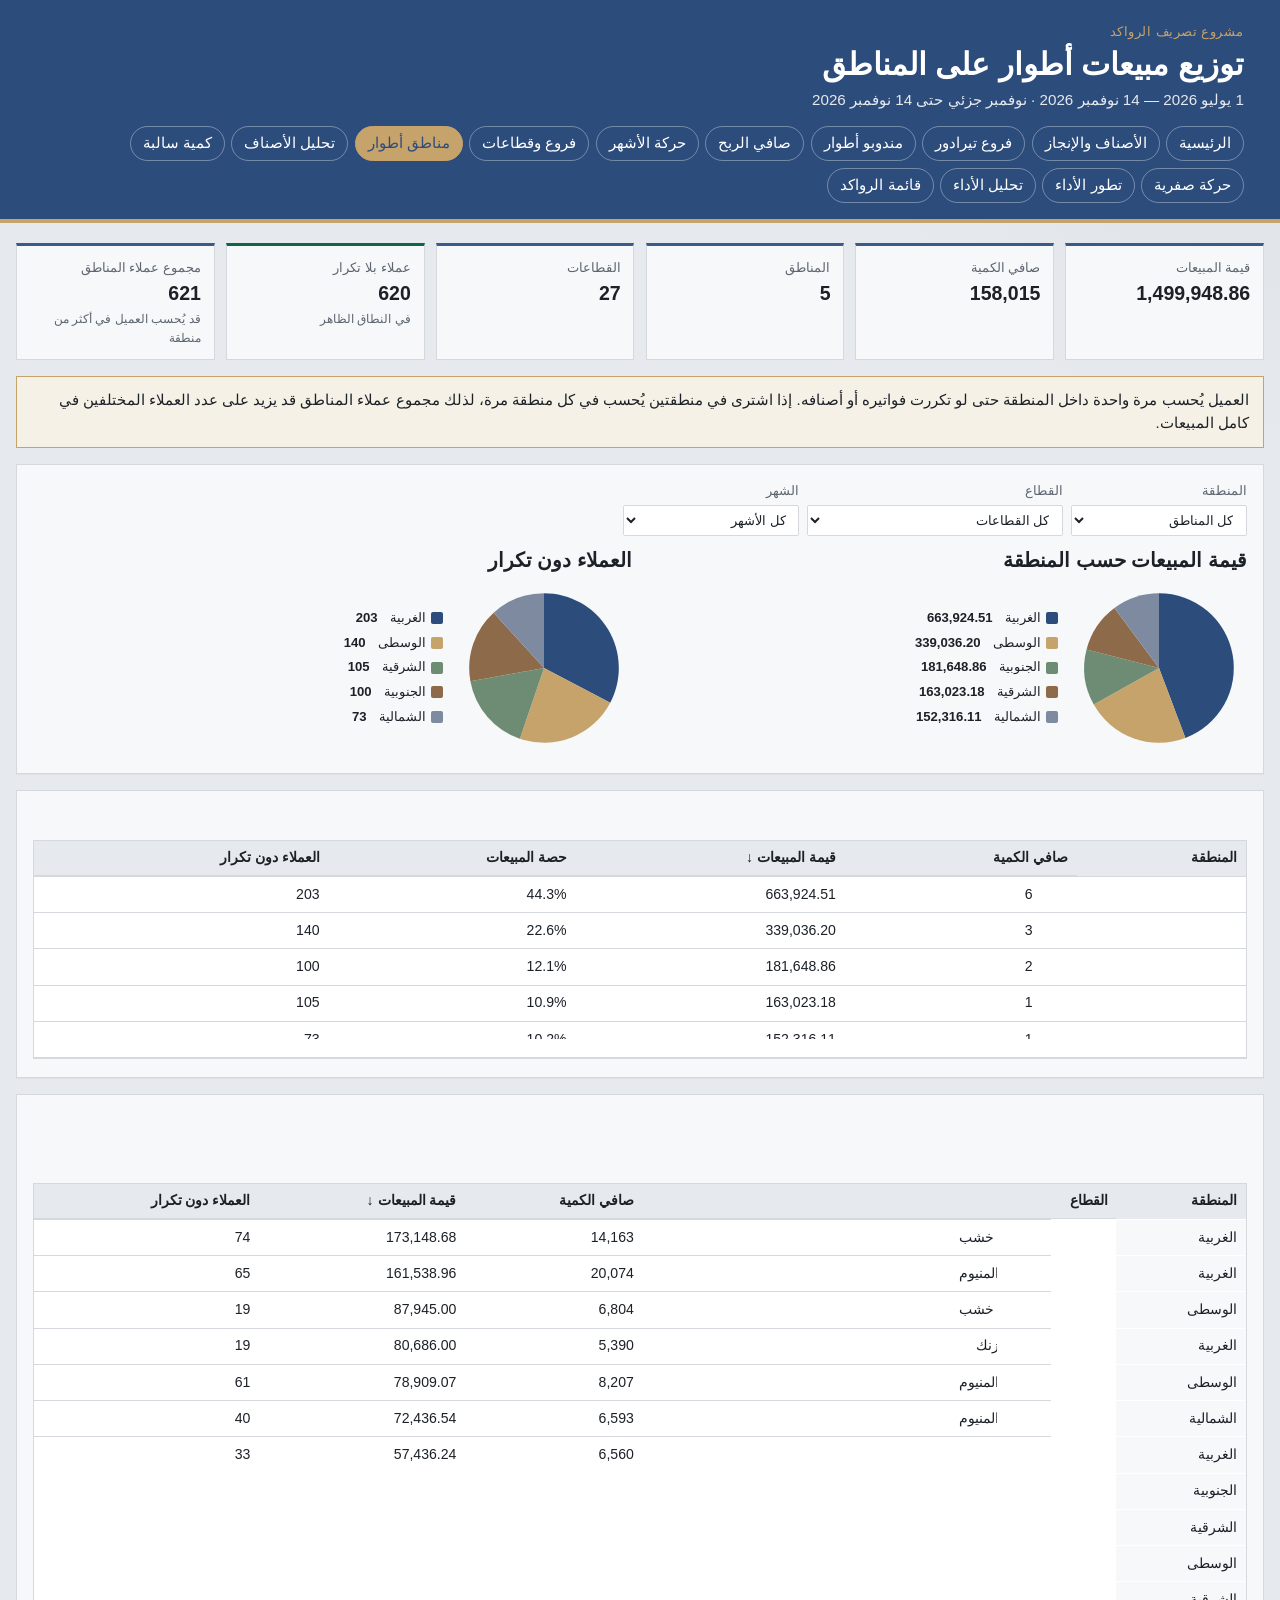
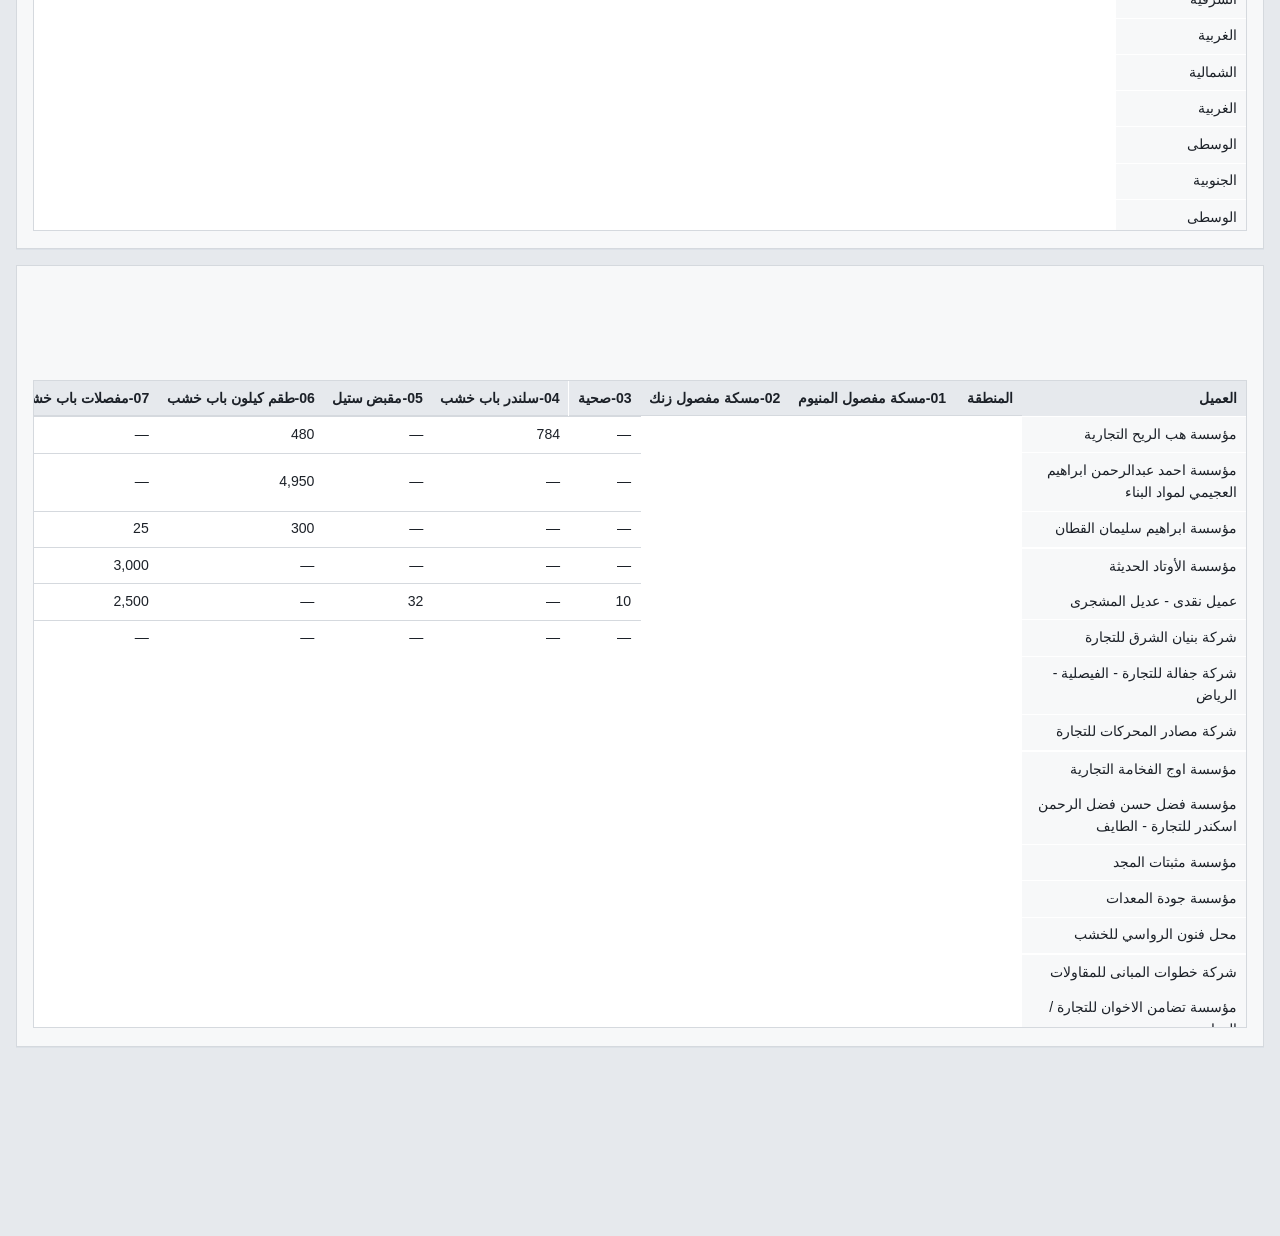
<file: atwar-manatiq.html>
﻿<!DOCTYPE html>
<html lang="ar" dir="rtl">
<head>
  <meta charset="utf-8">
  <meta name="viewport" content="width=device-width, initial-scale=1">
  <title>توزيع مبيعات أطوار على المناطق</title>
  <link rel="stylesheet" href="report.css">
</head>
<body data-page="areg">
  <header class="mast">
    <div class="mast-text">
      <p class="eyebrow">مشروع تصريف الرواكد</p>
      <h1>توزيع مبيعات أطوار على المناطق</h1>
      <p class="period" id="period"></p>
    </div>
    <nav id="nav" class="nav" aria-label="أقسام التقرير"></nav>
  </header>
  <main id="app" class="wrap"></main>
  <footer class="foot">
    <p>المبيعات أصناف رواكد مفوترة على مؤسسة أطوار للتجارة.</p>
    <p>عدد العملاء في كل منطقة يحسب كل عميل مرة واحدة داخل تلك المنطقة، مهما تكررت فواتيره.</p>
    <p>جدول العميل والقطاع يعرض صافي الكمية لكل قطاع، ويمكن تصفيته بالمنطقة والشهر والقطاع.</p>
    <p>نوفمبر جزئي حتى 14 نوفمبر 2026.</p>
  </footer>
  <script src="data.js"></script>
  <script src="report.js"></script>
</body>
</html>
</file>
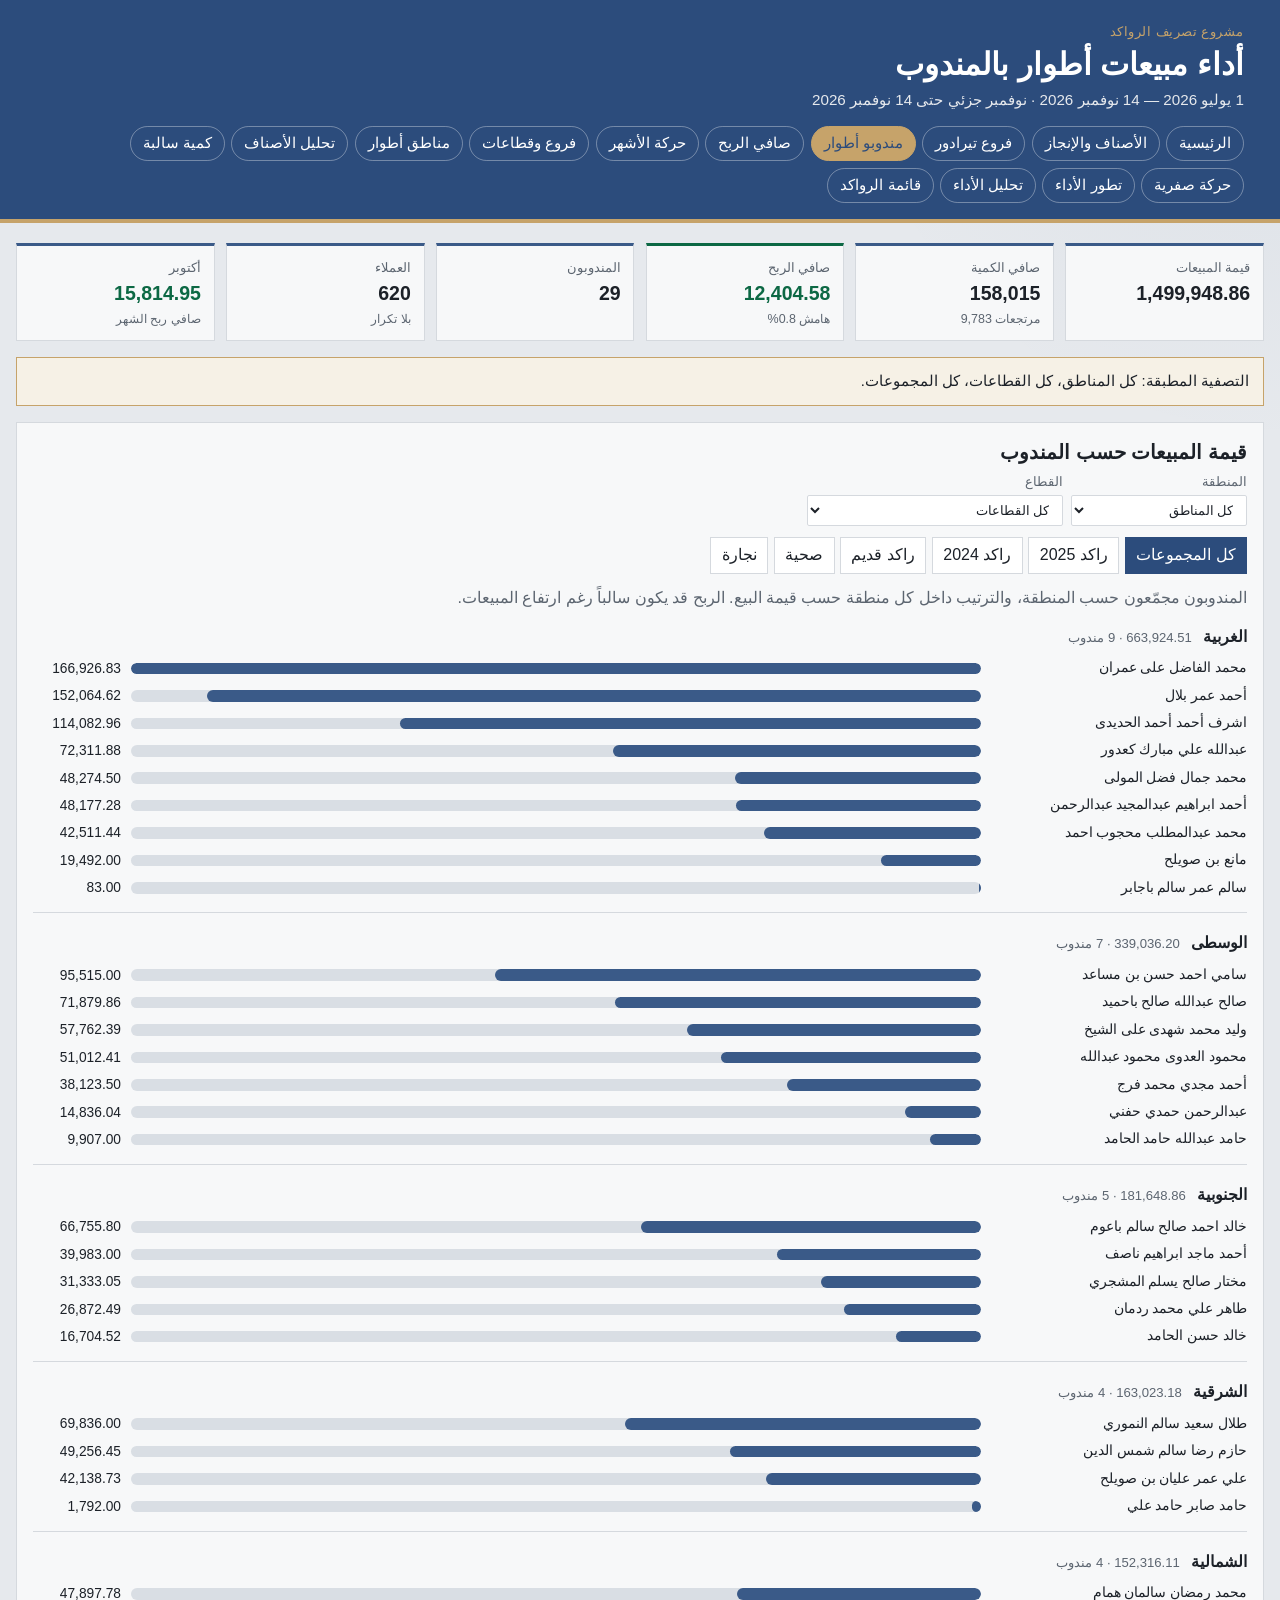
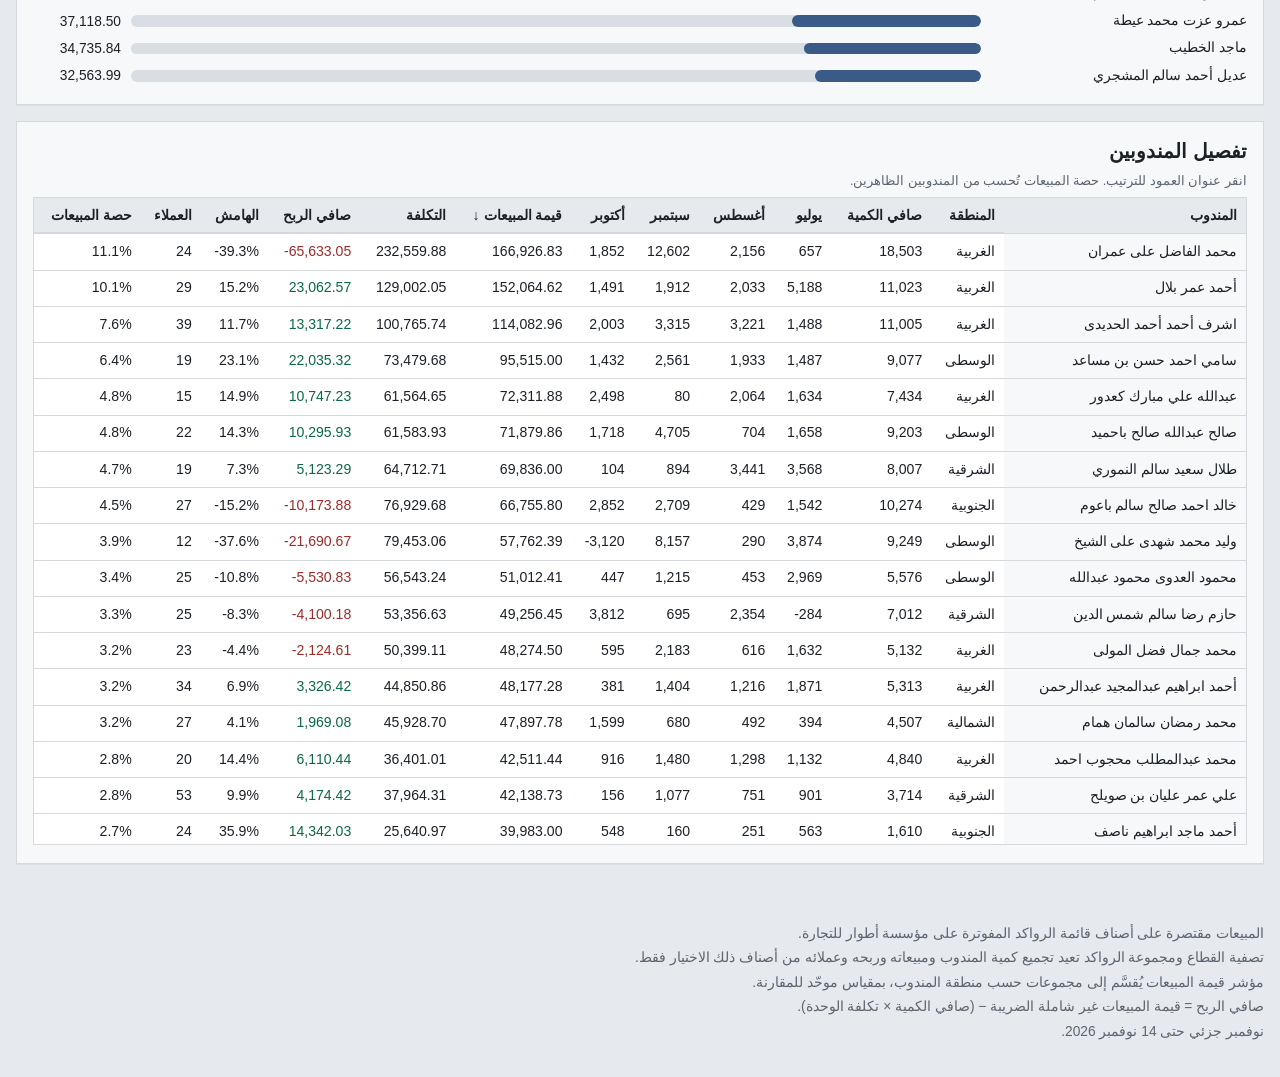
<file: atwar.html>
﻿<!DOCTYPE html>
<html lang="ar" dir="rtl">
<head>
  <meta charset="utf-8">
  <meta name="viewport" content="width=device-width, initial-scale=1">
  <title>مبيعات أطوار بالمندوب</title>
  <link rel="stylesheet" href="report.css">
</head>
<body data-page="atwar">
  <header class="mast">
    <div class="mast-text">
      <p class="eyebrow">مشروع تصريف الرواكد</p>
      <h1>أداء مبيعات أطوار بالمندوب</h1>
      <p class="period" id="period"></p>
    </div>
    <nav id="nav" class="nav" aria-label="أقسام التقرير"></nav>
  </header>
  <main id="app" class="wrap"></main>
  <footer class="foot">
    <p>المبيعات مقتصرة على أصناف قائمة الرواكد المفوترة على مؤسسة أطوار للتجارة.</p>
    <p>تصفية القطاع ومجموعة الرواكد تعيد تجميع كمية المندوب ومبيعاته وربحه وعملائه من أصناف ذلك الاختيار فقط.</p>
    <p>مؤشر قيمة المبيعات يُقسَّم إلى مجموعات حسب منطقة المندوب، بمقياس موحّد للمقارنة.</p>
    <p>صافي الربح = قيمة المبيعات غير شاملة الضريبة − (صافي الكمية × تكلفة الوحدة).</p>
    <p>نوفمبر جزئي حتى 14 نوفمبر 2026.</p>
  </footer>
  <script src="data.js"></script>
  <script src="report.js"></script>
</body>
</html>
</file>
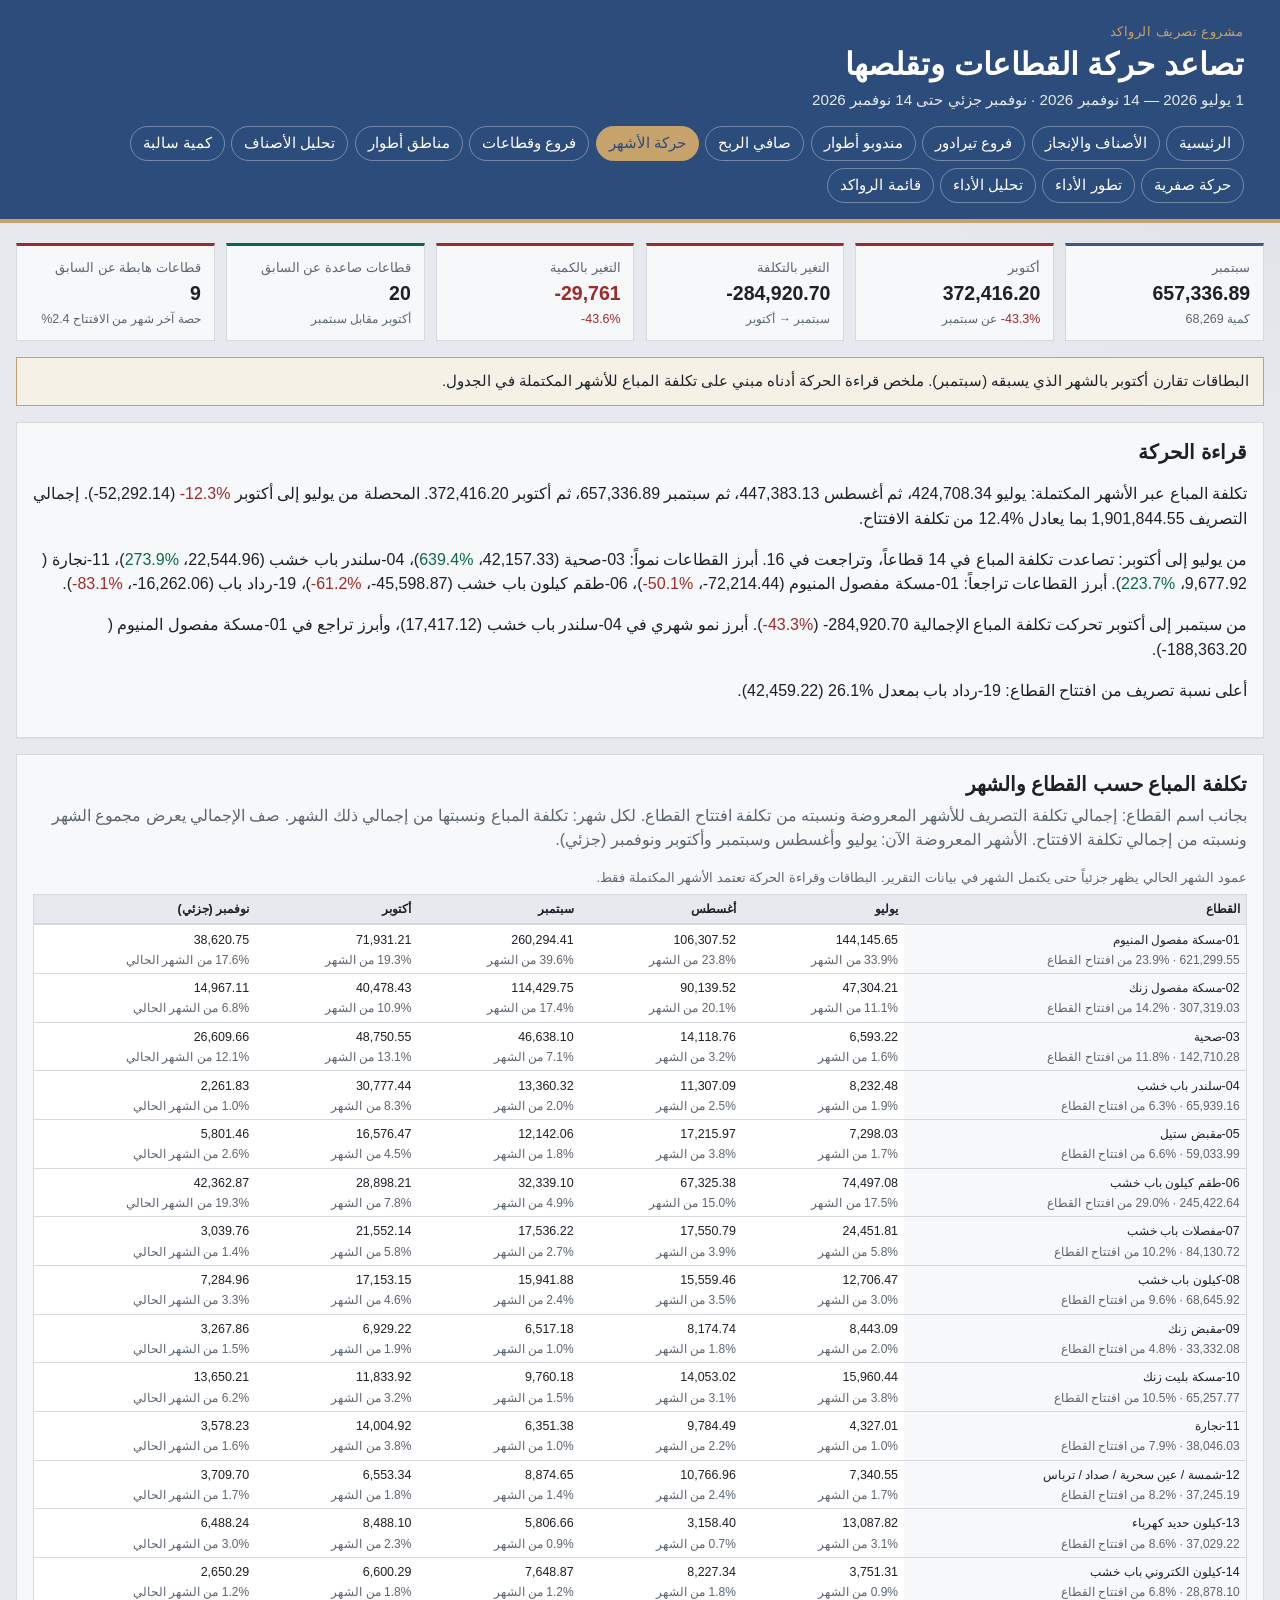
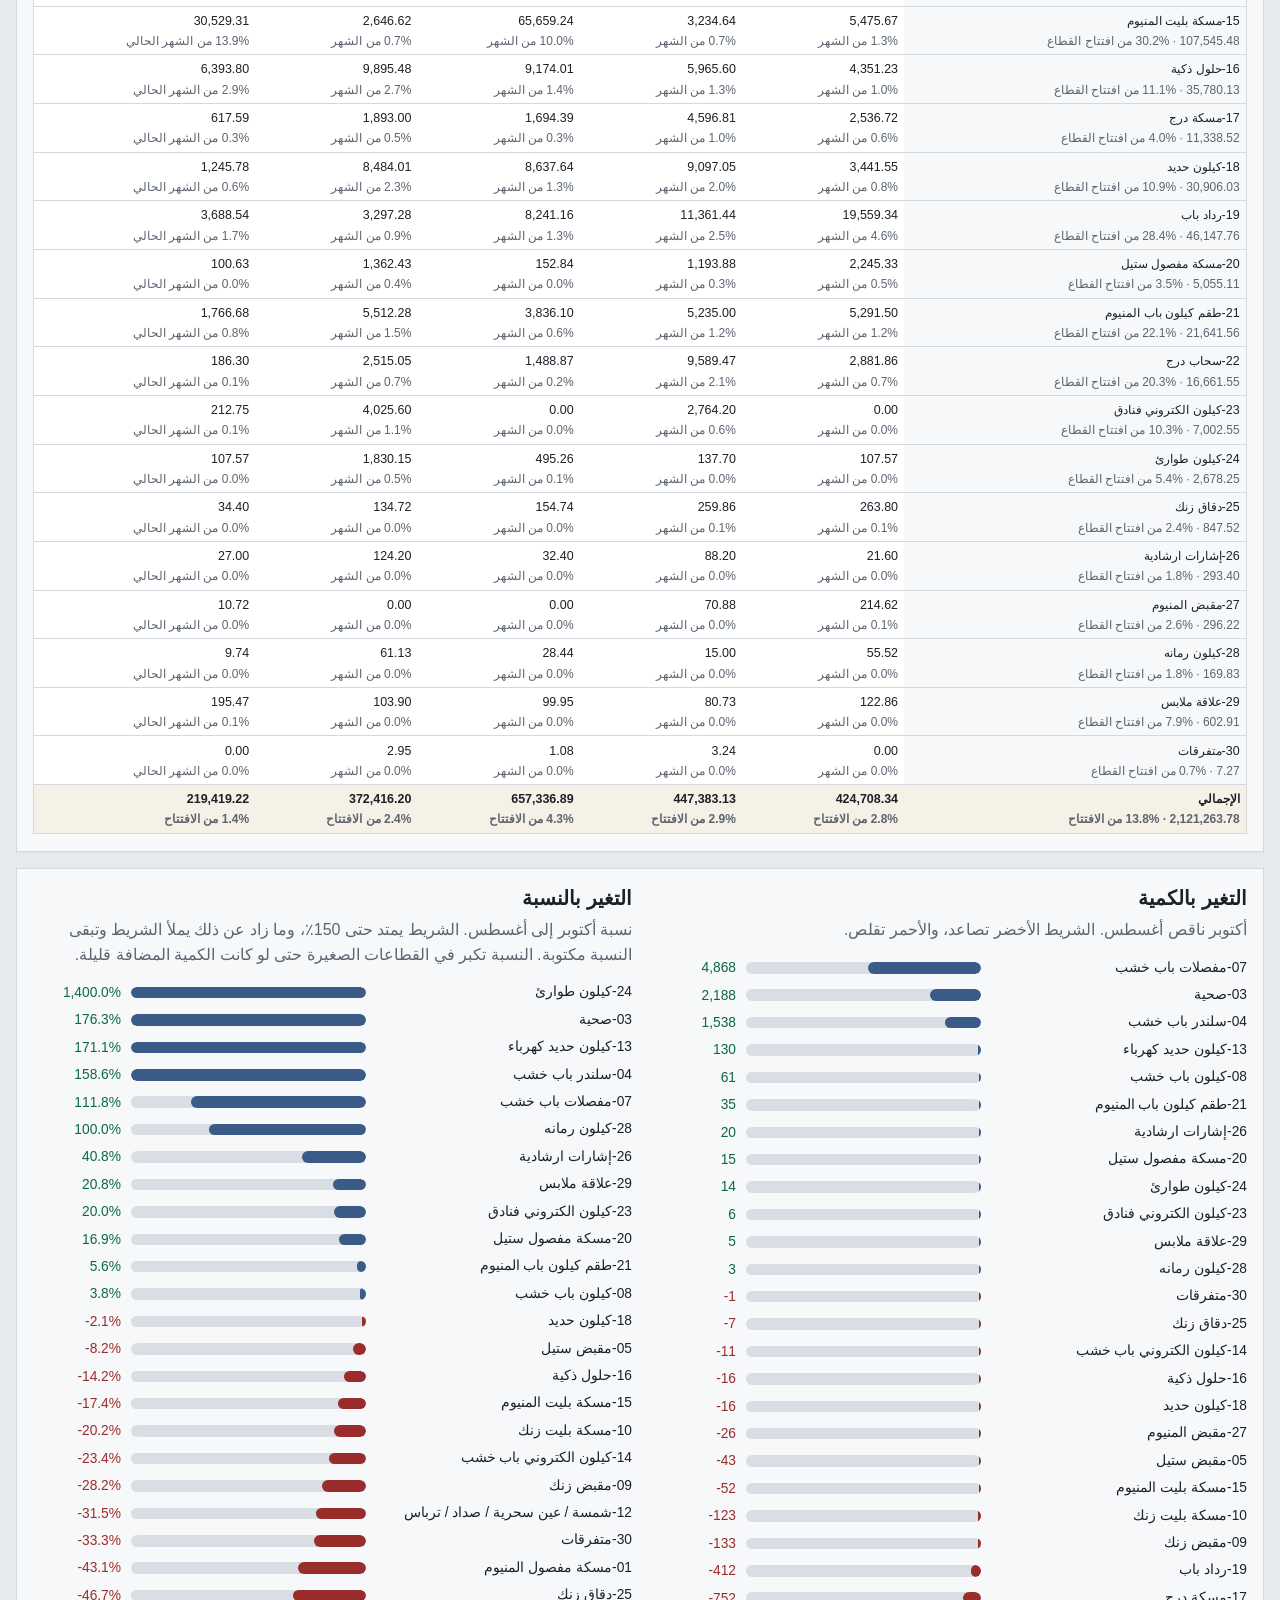
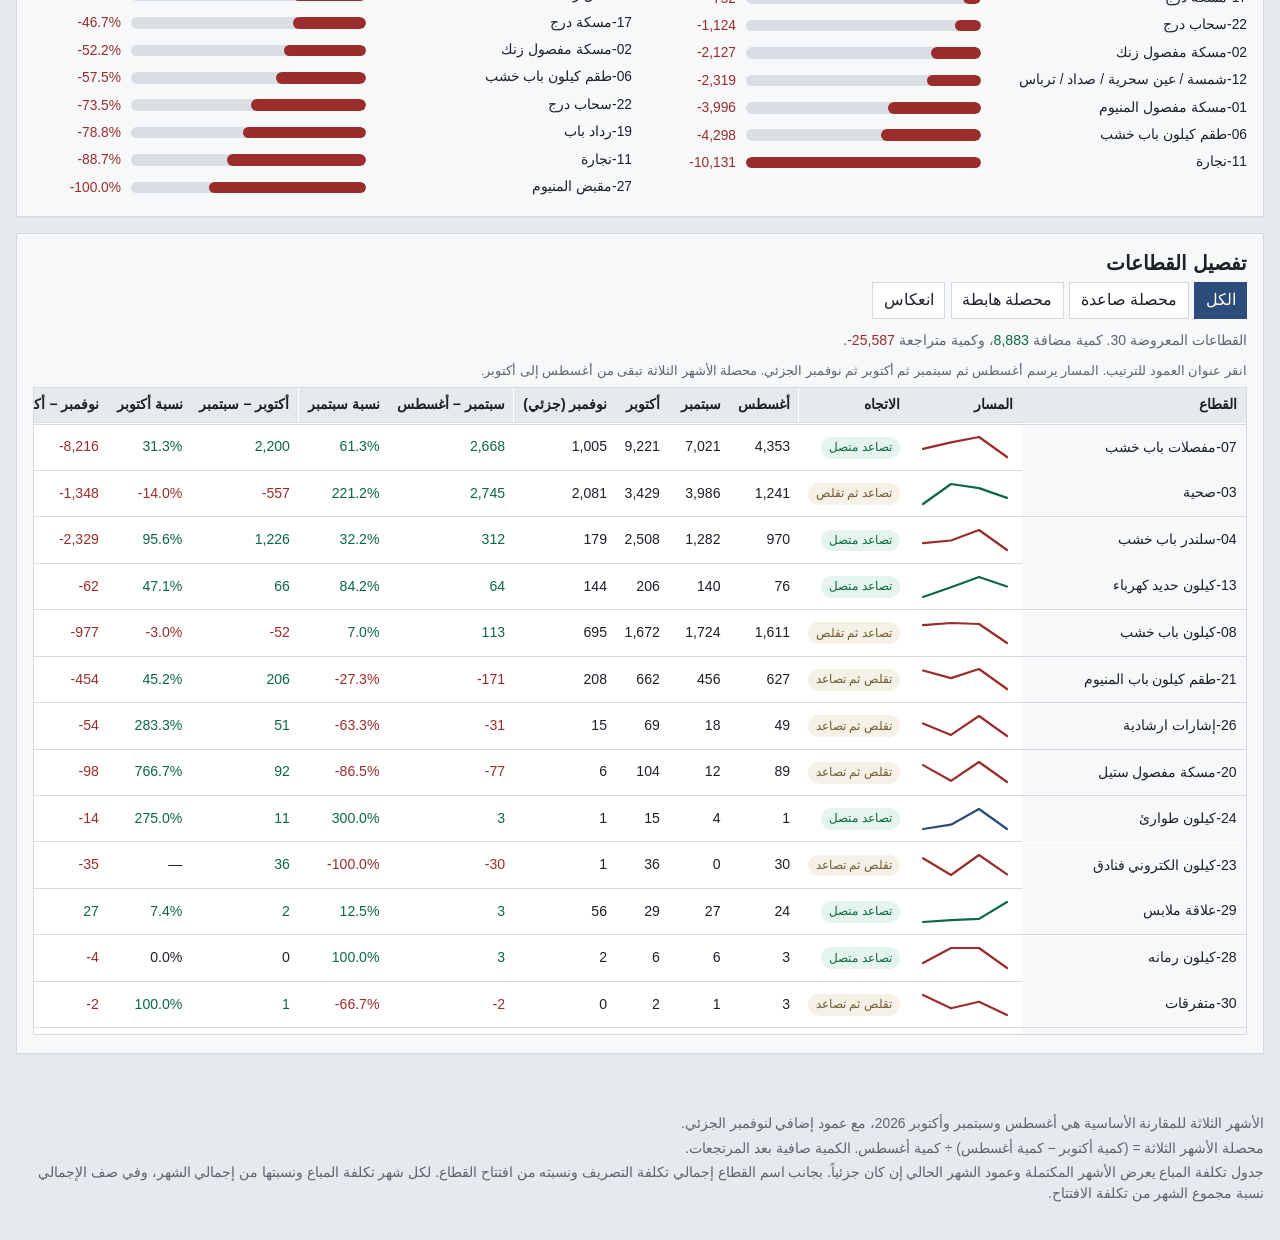
<file: haraka.html>
<!DOCTYPE html>
<html lang="ar" dir="rtl">
<head>
  <meta charset="utf-8">
  <meta name="viewport" content="width=device-width, initial-scale=1">
  <title>حركة القطاعات خلال ثلاثة أشهر</title>
  <link rel="stylesheet" href="report.css">
</head>
<body data-page="haraka">
  <header class="mast">
    <div class="mast-text">
      <p class="eyebrow">مشروع تصريف الرواكد</p>
      <h1>تصاعد حركة القطاعات وتقلصها</h1>
      <p class="period" id="period"></p>
    </div>
    <nav id="nav" class="nav" aria-label="أقسام التقرير"></nav>
  </header>
  <main id="app" class="wrap"></main>
  <footer class="foot">
    <p>الأشهر الثلاثة للمقارنة الأساسية هي أغسطس وسبتمبر وأكتوبر 2026، مع عمود إضافي لنوفمبر الجزئي.</p>
    <p>محصلة الأشهر الثلاثة = (كمية أكتوبر − كمية أغسطس) ÷ كمية أغسطس. الكمية صافية بعد المرتجعات.</p>
    <p>جدول تكلفة المباع يعرض الأشهر المكتملة وعمود الشهر الحالي إن كان جزئياً. بجانب اسم القطاع إجمالي تكلفة التصريف ونسبته من افتتاح القطاع. لكل شهر تكلفة المباع ونسبتها من إجمالي الشهر، وفي صف الإجمالي نسبة مجموع الشهر من تكلفة الافتتاح.</p>
  </footer>
  <script src="data.js"></script>
  <script src="report.js"></script>
</body>
</html>
</file>
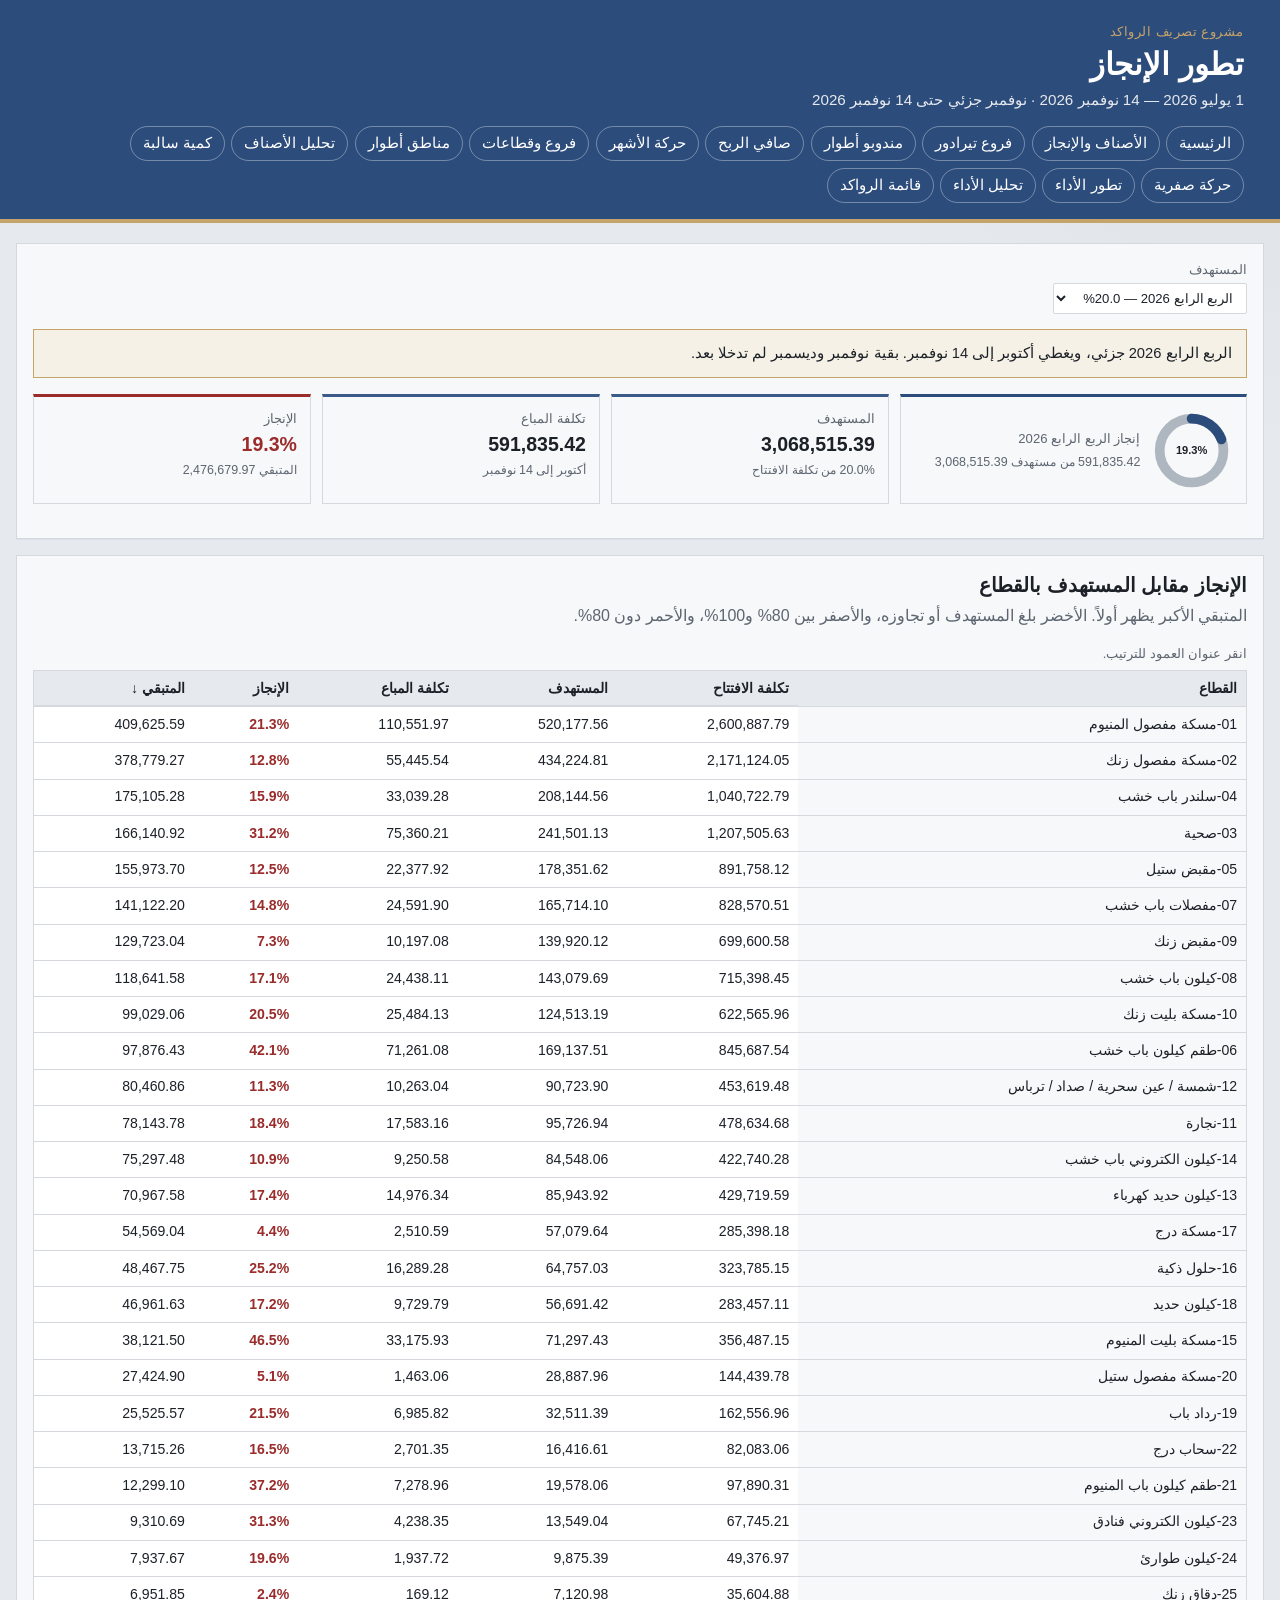
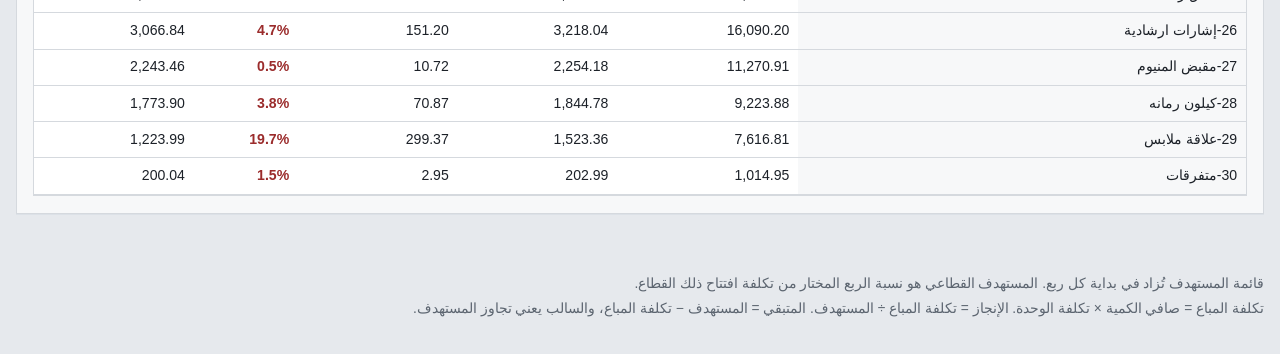
<file: injaz.html>
<!DOCTYPE html>
<html lang="ar" dir="rtl">
<head>
  <meta charset="utf-8">
  <meta name="viewport" content="width=device-width, initial-scale=1">
  <title>تطور الإنجاز</title>
  <link rel="stylesheet" href="report.css">
</head>
<body data-page="injaz">
  <header class="mast">
    <div class="mast-text">
      <p class="eyebrow">مشروع تصريف الرواكد</p>
      <h1>تطور الإنجاز</h1>
      <p class="period" id="period"></p>
    </div>
    <nav id="nav" class="nav" aria-label="أقسام التقرير"></nav>
  </header>
  <main id="app" class="wrap"></main>
  <footer class="foot">
    <p>قائمة المستهدف تُزاد في بداية كل ربع. المستهدف القطاعي هو نسبة الربع المختار من تكلفة افتتاح ذلك القطاع.</p>
    <p>تكلفة المباع = صافي الكمية × تكلفة الوحدة. الإنجاز = تكلفة المباع ÷ المستهدف. المتبقي = المستهدف − تكلفة المباع، والسالب يعني تجاوز المستهدف.</p>
  </footer>
  <script src="data.js"></script>
  <script src="report.js"></script>
</body>
</html>
</file>
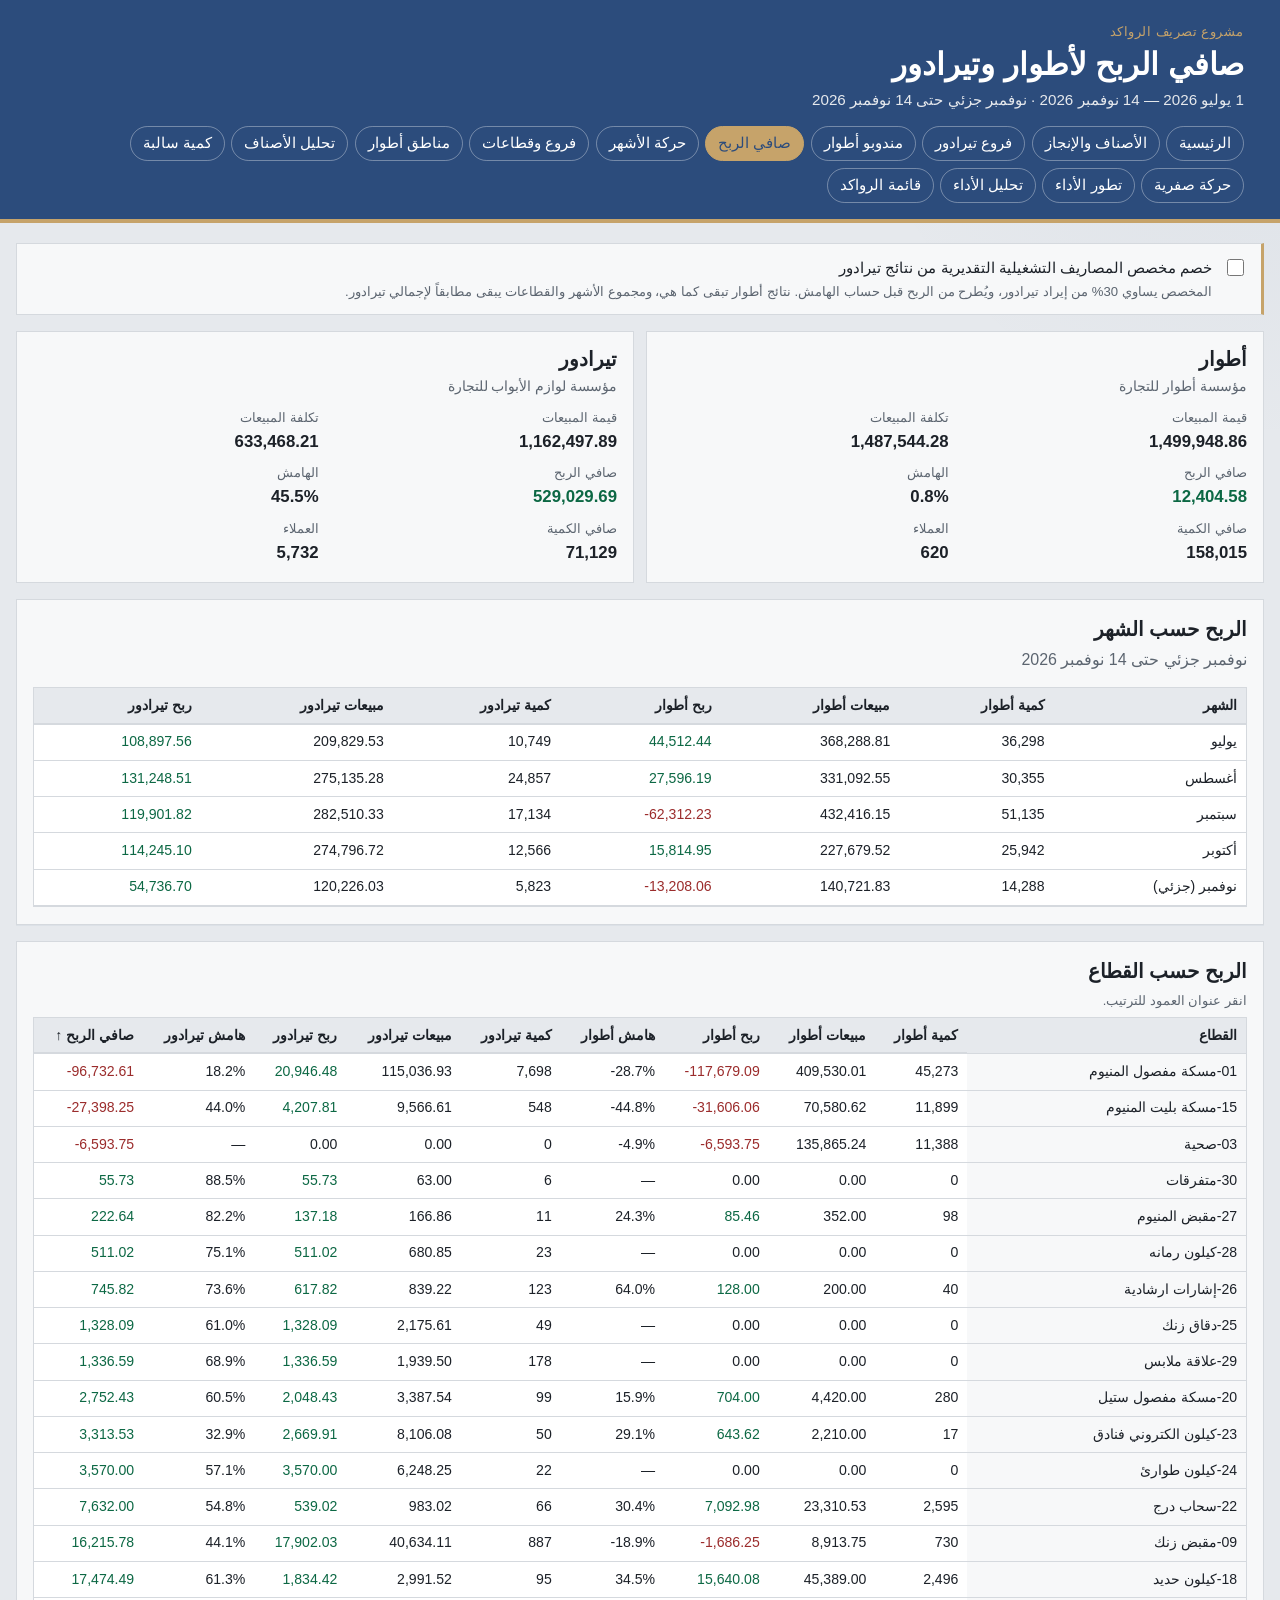
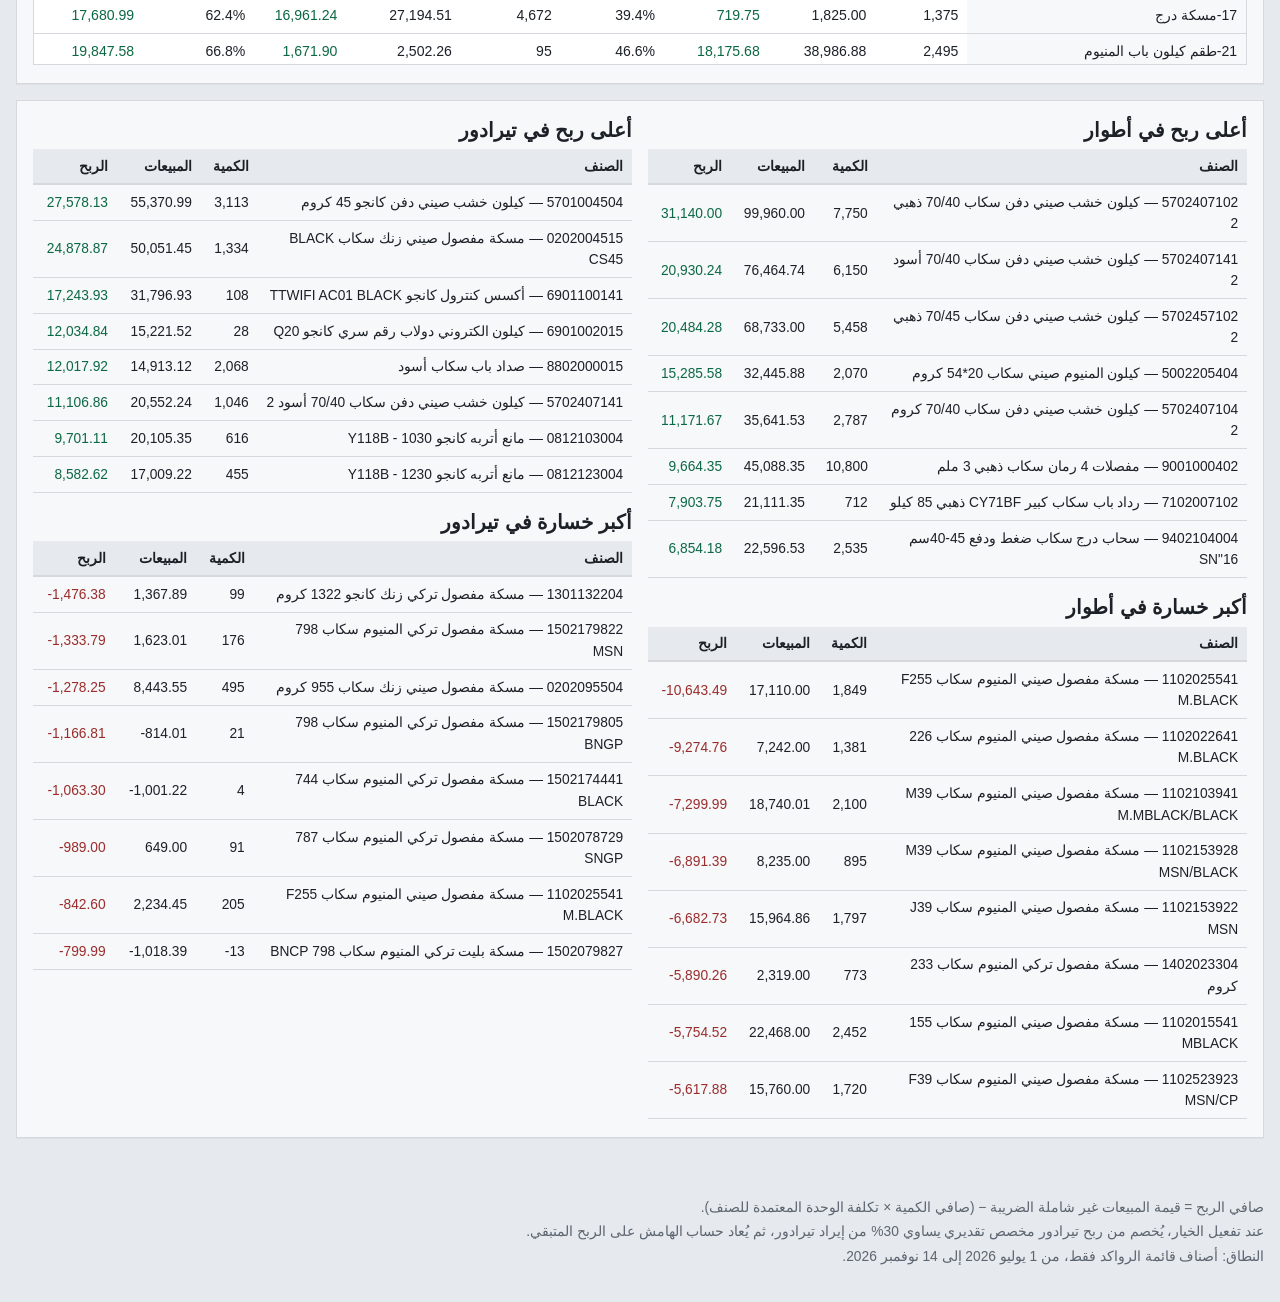
<file: ribh.html>
﻿<!DOCTYPE html>
<html lang="ar" dir="rtl">
<head>
  <meta charset="utf-8">
  <meta name="viewport" content="width=device-width, initial-scale=1">
  <title>صافي الربح</title>
  <link rel="stylesheet" href="report.css">
</head>
<body data-page="ribh">
  <header class="mast">
    <div class="mast-text">
      <p class="eyebrow">مشروع تصريف الرواكد</p>
      <h1>صافي الربح لأطوار وتيرادور</h1>
      <p class="period" id="period"></p>
    </div>
    <nav id="nav" class="nav" aria-label="أقسام التقرير"></nav>
  </header>
  <main id="app" class="wrap"></main>
  <footer class="foot">
    <p>صافي الربح = قيمة المبيعات غير شاملة الضريبة − (صافي الكمية × تكلفة الوحدة المعتمدة للصنف).</p>
    <p>عند تفعيل الخيار، يُخصم من ربح تيرادور مخصص تقديري يساوي 30% من إيراد تيرادور، ثم يُعاد حساب الهامش على الربح المتبقي.</p>
    <p>النطاق: أصناف قائمة الرواكد فقط، من 1 يوليو 2026 إلى 14 نوفمبر 2026.</p>
  </footer>
  <script src="data.js"></script>
  <script src="report.js"></script>
</body>
</html>
</file>
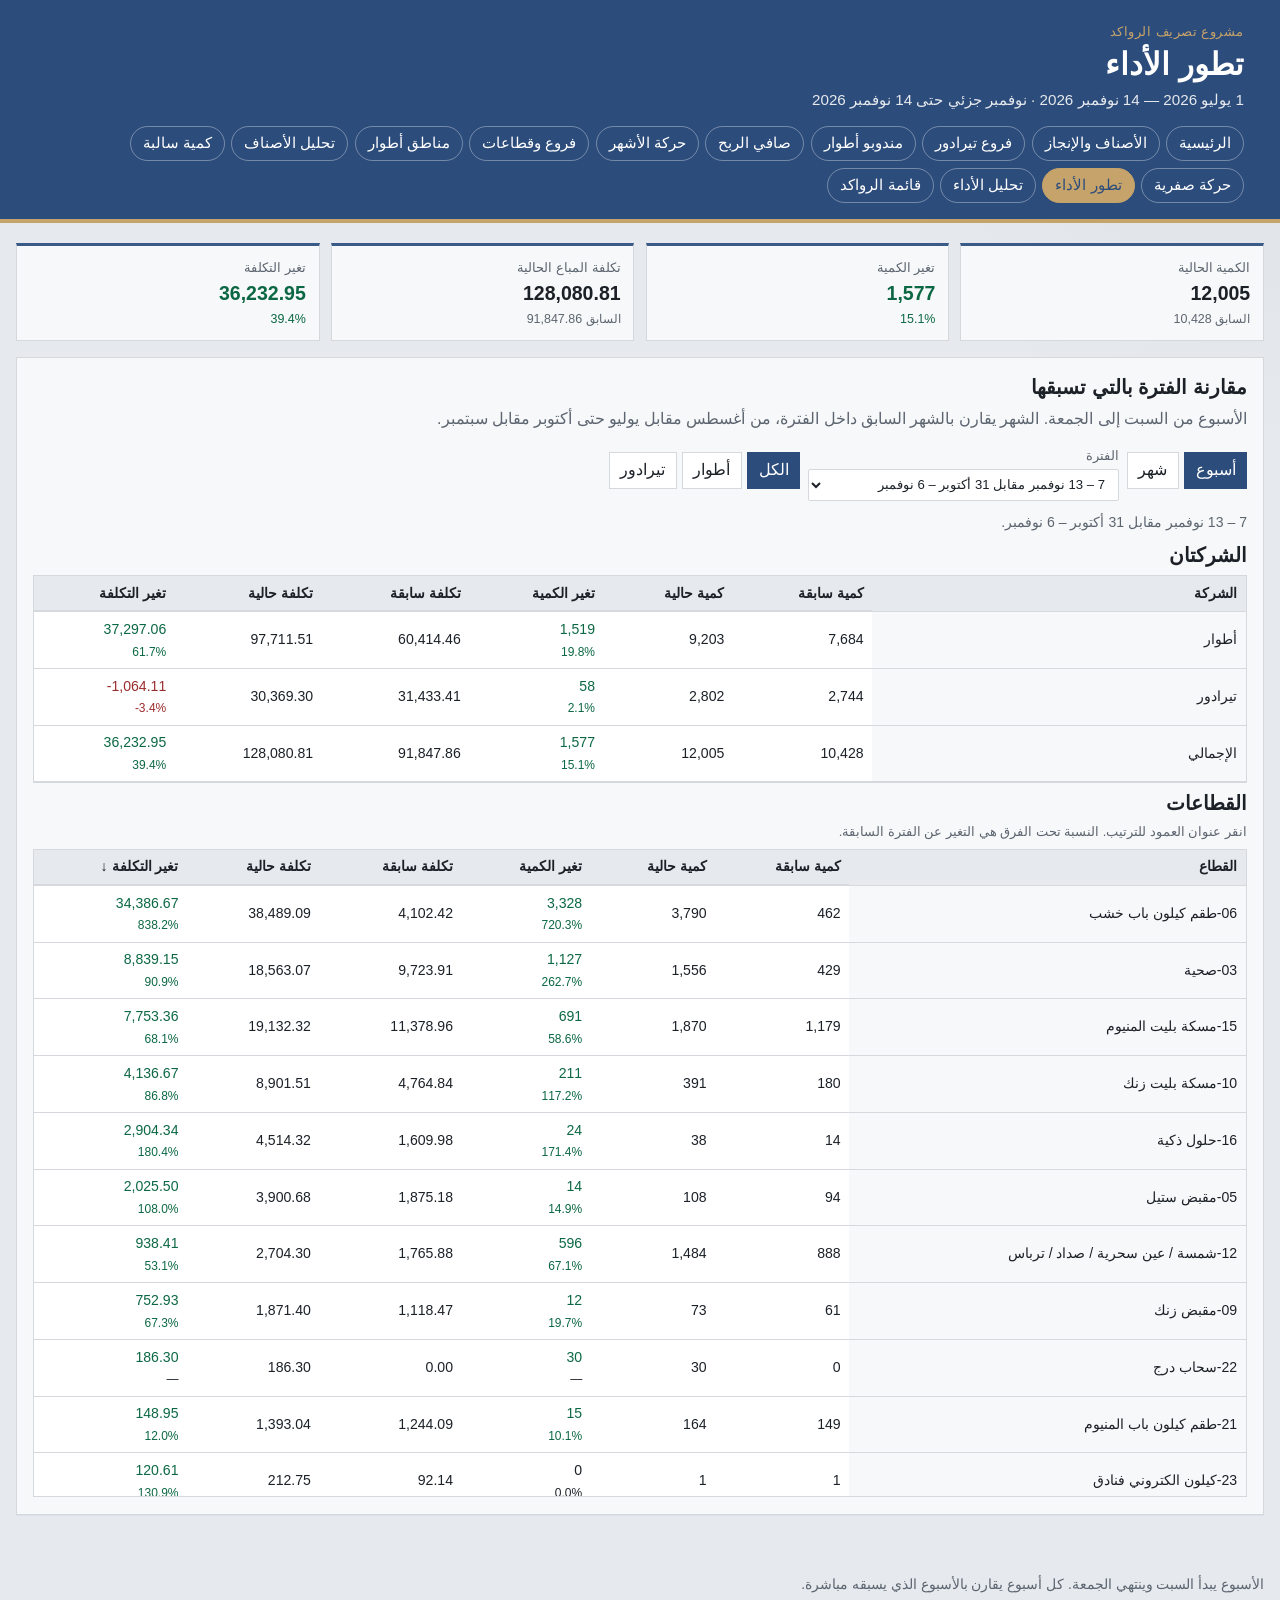
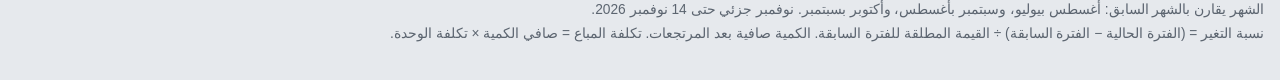
<file: tatawor.html>
﻿<!DOCTYPE html>
<html lang="ar" dir="rtl">
<head>
  <meta charset="utf-8">
  <meta name="viewport" content="width=device-width, initial-scale=1">
  <title>تطور الأداء</title>
  <link rel="stylesheet" href="report.css">
</head>
<body data-page="pace">
  <header class="mast">
    <div class="mast-text">
      <p class="eyebrow">مشروع تصريف الرواكد</p>
      <h1>تطور الأداء</h1>
      <p class="period" id="period"></p>
    </div>
    <nav id="nav" class="nav" aria-label="أقسام التقرير"></nav>
  </header>
  <main id="app" class="wrap"></main>
  <footer class="foot">
    <p>الأسبوع يبدأ السبت وينتهي الجمعة. كل أسبوع يقارن بالأسبوع الذي يسبقه مباشرة.</p>
    <p>الشهر يقارن بالشهر السابق: أغسطس بيوليو، وسبتمبر بأغسطس، وأكتوبر بسبتمبر. نوفمبر جزئي حتى 14 نوفمبر 2026.</p>
    <p>نسبة التغير = (الفترة الحالية − الفترة السابقة) ÷ القيمة المطلقة للفترة السابقة. الكمية صافية بعد المرتجعات. تكلفة المباع = صافي الكمية × تكلفة الوحدة.</p>
  </footer>
  <script src="data.js"></script>
  <script src="report.js"></script>
</body>
</html>
</file>
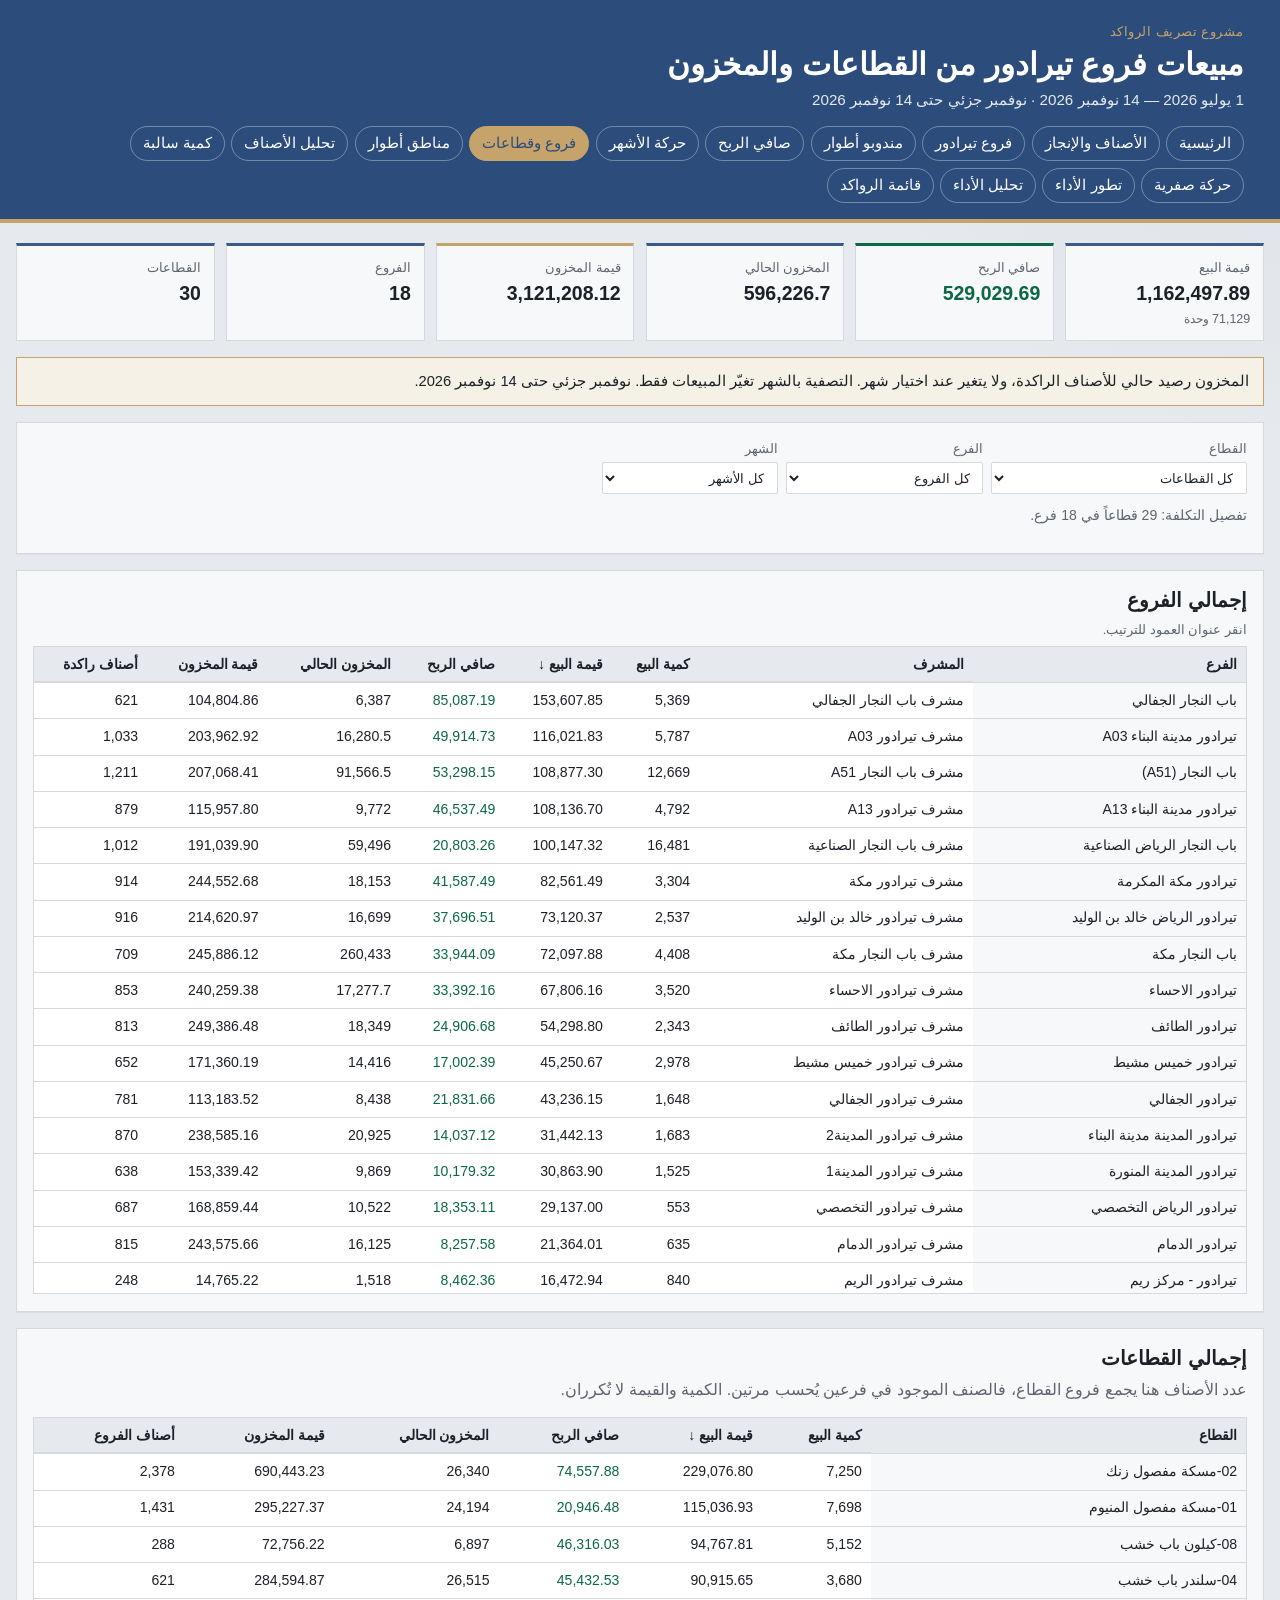
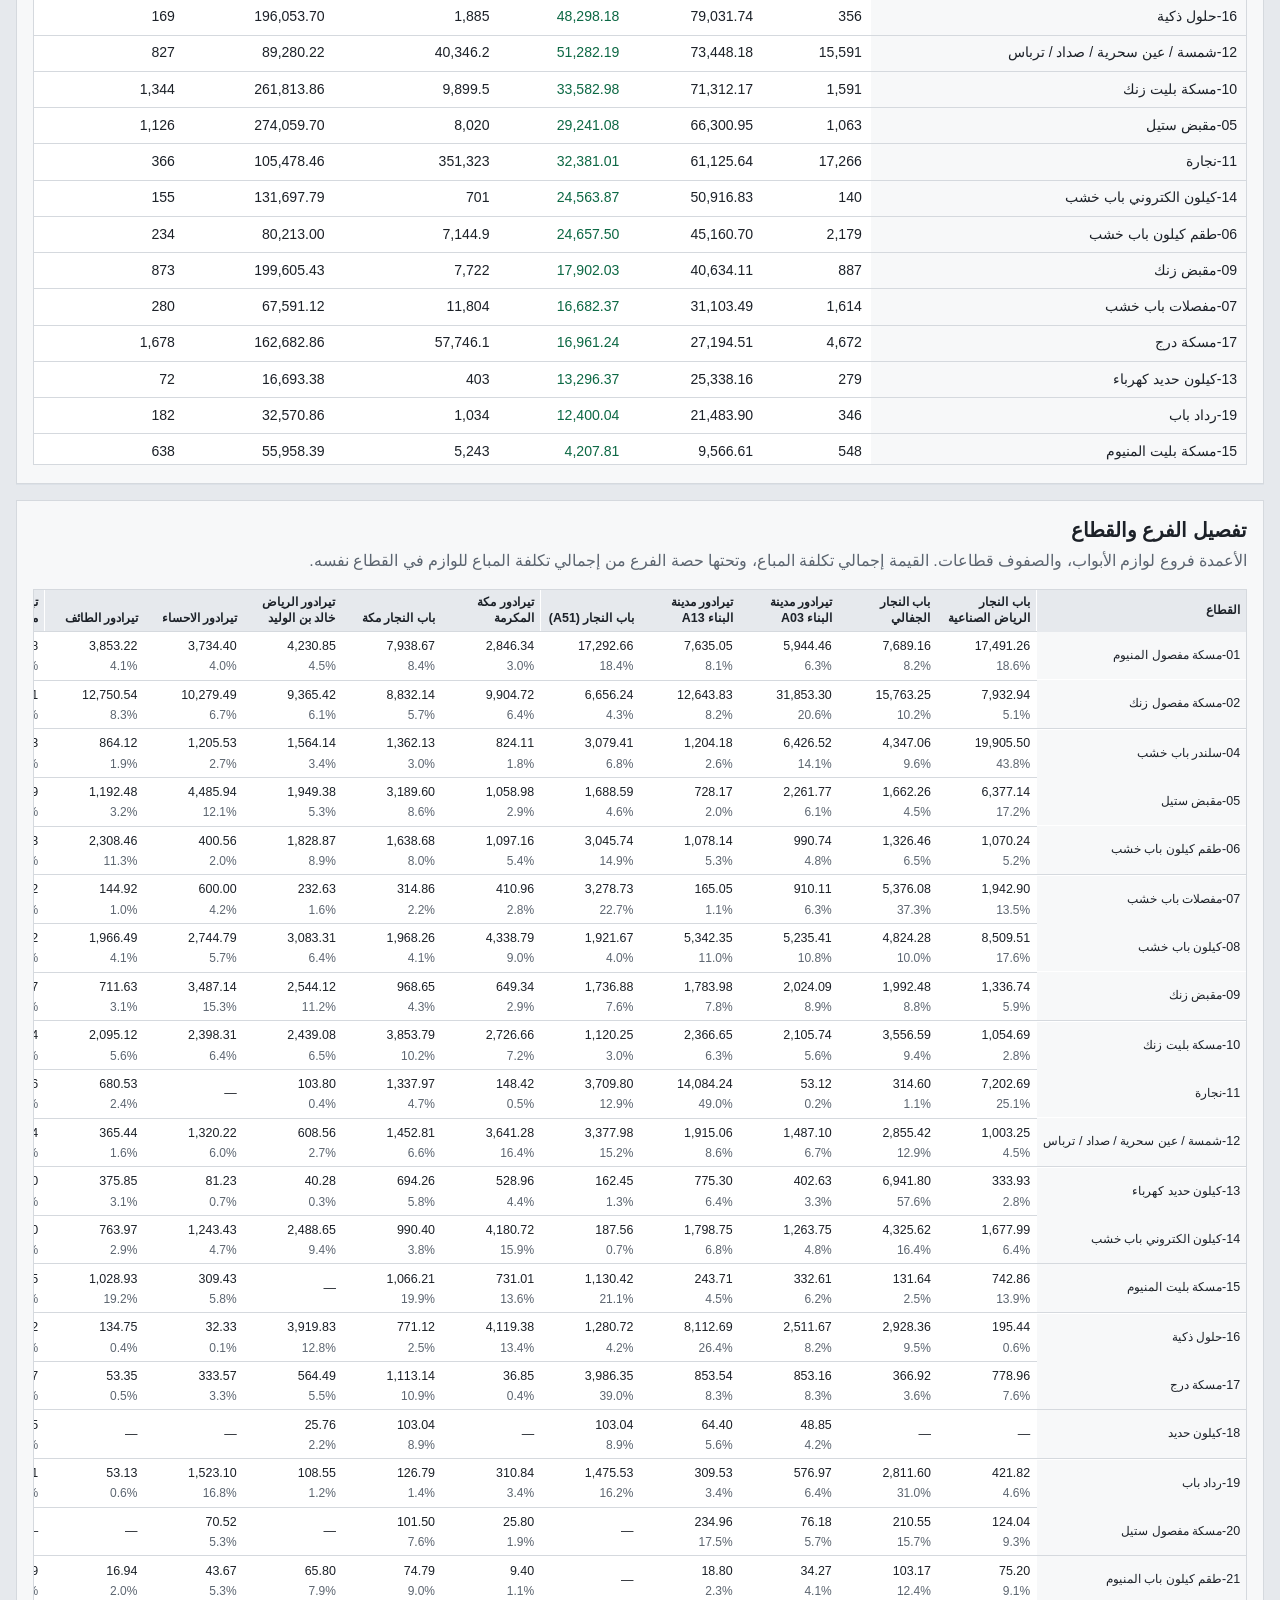
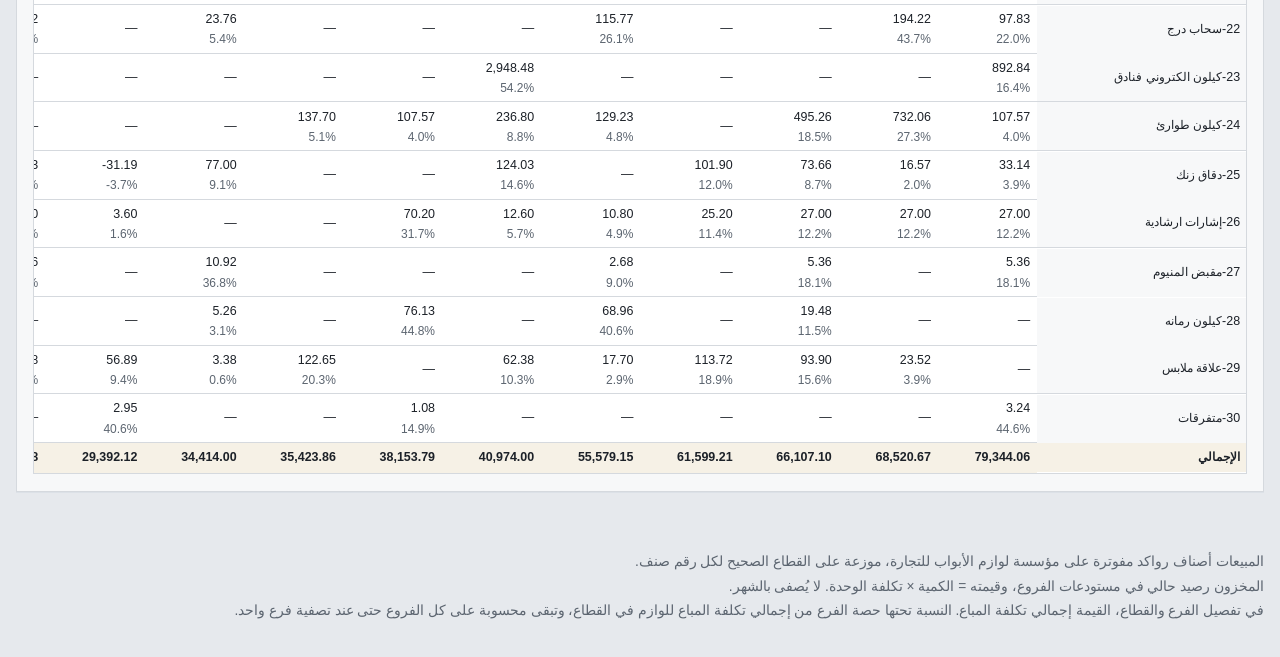
<file: tirador-qita.html>
<!DOCTYPE html>
<html lang="ar" dir="rtl">
<head>
  <meta charset="utf-8">
  <meta name="viewport" content="width=device-width, initial-scale=1">
  <title>مبيعات فروع تيرادور حسب القطاع</title>
  <link rel="stylesheet" href="report.css">
</head>
<body data-page="tsec">
  <header class="mast">
    <div class="mast-text">
      <p class="eyebrow">مشروع تصريف الرواكد</p>
      <h1>مبيعات فروع تيرادور من القطاعات والمخزون</h1>
      <p class="period" id="period"></p>
    </div>
    <nav id="nav" class="nav" aria-label="أقسام التقرير"></nav>
  </header>
  <main id="app" class="wrap"></main>
  <footer class="foot">
    <p>المبيعات أصناف رواكد مفوترة على مؤسسة لوازم الأبواب للتجارة، موزعة على القطاع الصحيح لكل رقم صنف.</p>
    <p>المخزون رصيد حالي في مستودعات الفروع، وقيمته = الكمية × تكلفة الوحدة. لا يُصفى بالشهر.</p>
    <p>في تفصيل الفرع والقطاع، القيمة إجمالي تكلفة المباع. النسبة تحتها حصة الفرع من إجمالي تكلفة المباع للوازم في القطاع، وتبقى محسوبة على كل الفروع حتى عند تصفية فرع واحد.</p>
  </footer>
  <script src="data.js"></script>
  <script src="report.js"></script>
</body>
</html>
</file>
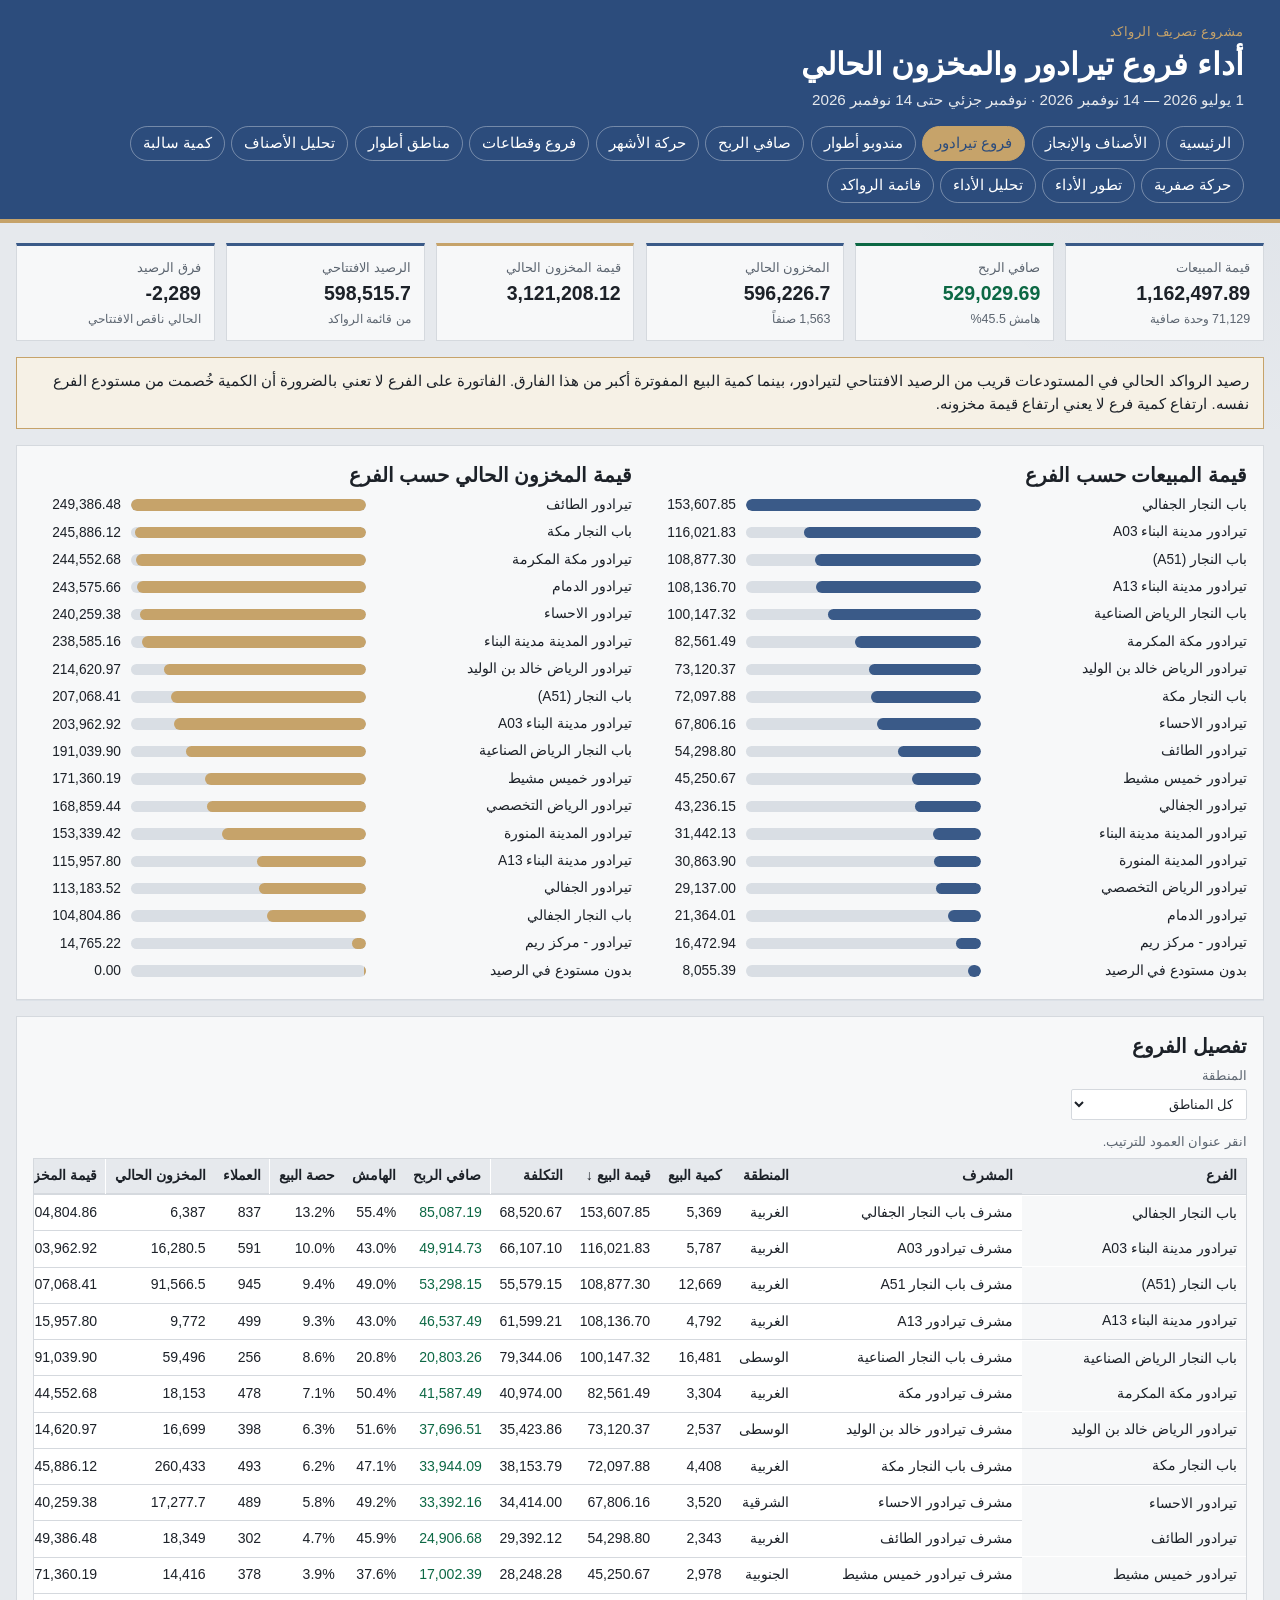
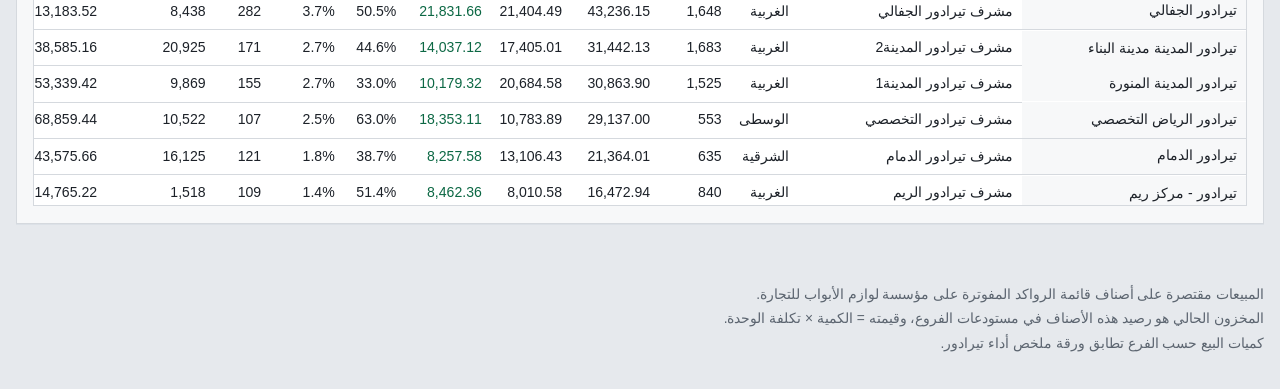
<file: tirador.html>
<!DOCTYPE html>
<html lang="ar" dir="rtl">
<head>
  <meta charset="utf-8">
  <meta name="viewport" content="width=device-width, initial-scale=1">
  <title>فروع تيرادور</title>
  <link rel="stylesheet" href="report.css">
</head>
<body data-page="tirador">
  <header class="mast">
    <div class="mast-text">
      <p class="eyebrow">مشروع تصريف الرواكد</p>
      <h1>أداء فروع تيرادور والمخزون الحالي</h1>
      <p class="period" id="period"></p>
    </div>
    <nav id="nav" class="nav" aria-label="أقسام التقرير"></nav>
  </header>
  <main id="app" class="wrap"></main>
  <footer class="foot">
    <p>المبيعات مقتصرة على أصناف قائمة الرواكد المفوترة على مؤسسة لوازم الأبواب للتجارة.</p>
    <p>المخزون الحالي هو رصيد هذه الأصناف في مستودعات الفروع، وقيمته = الكمية × تكلفة الوحدة.</p>
    <p>كميات البيع حسب الفرع تطابق ورقة ملخص أداء تيرادور.</p>
  </footer>
  <script src="data.js"></script>
  <script src="report.js"></script>
</body>
</html>
</file>
<file: report.css>
:root {
  --bg: #E6E9ED;
  --paper: #F7F8F9;
  --ink: #1c2128;
  --muted: #5c6570;
  --line: #d5d9de;
  --deep: #2C4C7C;
  --deep-2: #3A5A88;
  --gold: #C6A36A;
  --gold-ink: #6F5A32;
  --gold-soft: #F6F1E6;
  --good: #0c6844;
  --bad: #9b2c2c;
  --track: #d9dee4;
  --shadow: 0 1px 0 rgba(44, 76, 124, 0.05);
  color-scheme: light;
}

* { box-sizing: border-box; }

html {
  scroll-behavior: smooth;
}

body {
  margin: 0;
  background:
    radial-gradient(circle at 100% 0%, rgba(44, 76, 124, 0.05), transparent 28rem),
    var(--bg);
  color: var(--ink);
  font-family: "Segoe UI", Tahoma, "Noto Naskh Arabic", sans-serif;
  font-size: 16px;
  line-height: 1.55;
  text-align: start;
}

.mast {
  background: var(--deep);
  color: #ffffff;
  padding: 1.4rem 1.25rem 1rem;
  border-bottom: 4px solid var(--gold);
}

.mast-text,
.wrap,
.foot {
  width: calc(100% - 2rem);
  margin-inline: auto;
}

.eyebrow {
  margin: 0;
  color: var(--gold);
  font-size: 0.82rem;
  letter-spacing: 0.04em;
}

h1 {
  margin: 0.15rem 0 0.2rem;
  font-size: clamp(1.55rem, 2.4vw, 2.15rem);
  font-weight: 700;
  line-height: 1.3;
}

.period {
  margin: 0;
  color: var(--bg);
  font-size: 0.95rem;
}

.nav {
  width: calc(100% - 2rem);
  margin: 0.9rem auto 0;
  display: flex;
  flex-wrap: wrap;
  gap: 0.4rem;
}

.nav a {
  color: #ffffff;
  text-decoration: none;
  border: 1px solid rgba(255, 255, 255, 0.35);
  padding: 0.32rem 0.75rem;
  border-radius: 999px;
  font-size: 0.92rem;
}

.nav a:hover { background: rgba(255, 255, 255, 0.12); }

.nav a[aria-current="page"] {
  background: var(--gold);
  color: var(--deep);
  border-color: var(--gold);
}

.wrap { padding: 1.25rem 0 2.5rem; }

.foot {
  padding: 0 0 2rem;
  color: var(--muted);
  font-size: 0.86rem;
}

.foot p { margin: 0.2rem 0; }

h2 {
  margin: 0 0 0.35rem;
  font-size: 1.25rem;
  line-height: 1.35;
}

.lead {
  margin: 0 0 0.9rem;
  color: var(--muted);
}

.section {
  background: var(--paper);
  border: 1px solid var(--line);
  box-shadow: var(--shadow);
  padding: 1rem 1rem 1.1rem;
  margin-bottom: 1rem;
}

.kpis {
  display: grid;
  grid-template-columns: repeat(6, 1fr);
  gap: 0.7rem;
  margin-bottom: 1rem;
}

.kpis.board { grid-template-columns: repeat(3, 1fr); }
.kpis.four { grid-template-columns: repeat(4, 1fr); }

.kpi {
  background: var(--paper);
  border: 1px solid var(--line);
  border-top: 3px solid var(--deep-2);
  padding: 0.75rem 0.8rem 0.7rem;
  min-width: 0;
}

.kpi.good { border-top-color: var(--good); }
.kpi.bad { border-top-color: var(--bad); }
.kpi.gold { border-top-color: var(--gold); }

.kpi-label {
  margin: 0;
  color: var(--muted);
  font-size: 0.82rem;
}

.kpi-value {
  margin: 0.2rem 0 0;
  font-size: 1.22rem;
  font-weight: 700;
  line-height: 1.25;
  font-variant-numeric: tabular-nums;
}

.kpi-rate .kpi-value {
  font-size: 1.85rem;
  line-height: 1.15;
  margin-top: 0.35rem;
}

.home-board .kpi-rate .kpi-value {
  font-size: 1.7rem;
}

.kpi-note {
  margin: 0.25rem 0 0;
  color: var(--muted);
  font-size: 0.78rem;
}

.home-board {
  display: grid;
  grid-template-columns: repeat(8, minmax(0, 1fr));
  gap: 0.65rem;
  margin-bottom: 1rem;
}

.home-board .kpi,
.home-board .donut,
.home-board .card {
  height: 100%;
}

.home-board .donut {
  grid-template-columns: 4.4rem minmax(0, 1fr);
  gap: 0.4rem;
  border-top: 3px solid var(--deep);
  padding: 0.75rem 0.7rem 0.7rem;
  min-width: 0;
}

.home-board > .donut + .donut {
  border-top-color: var(--gold);
}

.home-board > .donut + .donut .donut-fill {
  stroke: var(--gold-ink);
}

.home-board .donut-pct {
  font-size: 12px;
}

.cards {
  display: grid;
  grid-template-columns: repeat(6, minmax(0, 1fr));
  gap: 0.65rem;
}

.card {
  display: grid;
  grid-template-columns: 1fr;
  grid-template-rows: auto auto 1fr auto;
  gap: 0.45rem;
  align-content: start;
  text-decoration: none;
  color: inherit;
  background: var(--paper);
  border: 1px solid var(--line);
  padding: 0.75rem 0.7rem;
  min-width: 0;
}

.card:hover { border-color: var(--deep-2); }

.card-n {
  font-weight: 700;
  color: var(--gold-ink);
  font-size: 0.95rem;
}

.card h2 {
  font-size: 0.92rem;
  line-height: 1.35;
}

.card p {
  margin: 0.2rem 0 0;
  color: var(--muted);
  font-size: 0.75rem;
  line-height: 1.35;
  display: -webkit-box;
  -webkit-line-clamp: 3;
  -webkit-box-orient: vertical;
  overflow: hidden;
}

.card-stat { text-align: start; margin-top: 0.15rem; }
.card-stat strong {
  display: block;
  font-size: 1rem;
  font-variant-numeric: tabular-nums;
}
.card-stat span { color: var(--muted); font-size: 0.72rem; }

.note {
  background: var(--gold-soft);
  border: 1px solid var(--gold);
  padding: 0.75rem 0.9rem;
  margin-bottom: 1rem;
  font-size: 0.92rem;
}

.check-option {
  display: flex;
  align-items: flex-start;
  gap: 0.65rem;
  background: var(--paper);
  border: 1px solid var(--line);
  border-inline-start: 3px solid var(--gold);
  padding: 0.75rem 0.9rem;
  margin-bottom: 1rem;
  cursor: pointer;
  font-size: 0.95rem;
}

.check-option input {
  width: 1.05rem;
  height: 1.05rem;
  margin-top: 0.22rem;
  accent-color: var(--deep);
  flex: none;
}

.check-option small {
  display: block;
  color: var(--muted);
  font-size: 0.82rem;
  margin-top: 0.15rem;
}

.note strong { color: var(--deep); }

.split {
  display: grid;
  grid-template-columns: 1fr 1fr;
  gap: 0.75rem;
}

.company {
  border: 1px solid var(--line);
  background: var(--paper);
  padding: 0.9rem 1rem 1rem;
}

.company h2 { margin-bottom: 0.15rem; }
.company .sub { margin: 0 0 0.7rem; color: var(--muted); font-size: 0.85rem; }

.stat-list {
  display: grid;
  grid-template-columns: 1fr 1fr;
  gap: 0.55rem 0.8rem;
  margin: 0;
}

.stat-list div { min-width: 0; }
.stat-list dt { color: var(--muted); font-size: 0.8rem; }
.stat-list dd { margin: 0.05rem 0 0; font-weight: 700; font-size: 1.05rem; }

.toolbar {
  display: flex;
  flex-wrap: wrap;
  gap: 0.5rem;
  align-items: end;
  margin-bottom: 0.7rem;
}

label.field { display: flex; flex-direction: column; gap: 0.2rem; font-size: 0.82rem; color: var(--muted); }

input[type="search"],
input[type="number"],
select {
  font: inherit;
  color: var(--ink);
  background: #fff;
  border: 1px solid var(--line);
  border-radius: 2px;
  padding: 0.38rem 0.55rem;
  min-width: 11rem;
}

input[type="search"] { min-width: min(22rem, 70vw); }

.bound { display: flex; gap: 0.35rem; }
.bound select { min-width: 6.6rem; }
.bound input[type="number"] { width: 6.2rem; min-width: 6.2rem; }

.chips { display: flex; flex-wrap: wrap; gap: 0.35rem; margin-bottom: 0.7rem; }

.chips button,
.switch button,
.pager button,
button.action {
  font: inherit;
  background: #fff;
  color: var(--ink);
  border: 1px solid var(--line);
  padding: 0.32rem 0.65rem;
  cursor: pointer;
}

button.action {
  background: var(--deep);
  color: #fff;
  border-color: var(--deep);
  padding: 0.42rem 0.85rem;
}

.chips button[aria-pressed="true"],
.switch button[aria-pressed="true"] {
  background: var(--deep);
  color: #ffffff;
  border-color: var(--deep);
}

.meta-line {
  margin: 0 0 0.55rem;
  color: var(--muted);
  font-size: 0.88rem;
}

.table-wrap {
  overflow: auto;
  max-height: 72vh;
  border: 1px solid var(--line);
  background: #fff;
}

.table-wrap.open { max-height: none; }

.donuts {
  display: grid;
  grid-template-columns: 1fr 1fr;
  gap: 0.75rem;
  margin-bottom: 1rem;
}

.donut {
  display: grid;
  grid-template-columns: 8.5rem 1fr;
  gap: 0.6rem;
  align-items: center;
  background: var(--paper);
  border: 1px solid var(--line);
  padding: 0.7rem 0.9rem;
}

.donut svg { width: 100%; height: auto; display: block; }
.donut-track { fill: none; stroke: #aeb6c0; stroke-width: 14; }
.donut-fill { fill: none; stroke: var(--deep); stroke-width: 14; stroke-linecap: round; }
.donuts .donut:nth-child(2) .donut-fill { stroke: var(--gold-ink); }
.donut-pct { font-size: 16px; font-weight: 700; fill: var(--ink); font-family: "Segoe UI", Tahoma, sans-serif; }

.home-board .donut .kpi-label {
  margin: 0;
}

.home-board .donut .kpi-note {
  margin: 0.2rem 0 0;
}

.chart-title { margin-top: 0.4rem; }

.stack { display: flex; flex-direction: column; gap: 0.32rem; }
.stack-row {
  display: grid;
  grid-template-columns: minmax(8rem, 14rem) 1fr auto;
  gap: 0.55rem;
  align-items: center;
}
.stack-name { font-size: 0.82rem; line-height: 1.3; }
.stack-track {
  height: 0.72rem;
  background: var(--track);
  border-radius: 99px;
  overflow: hidden;
}
.stack-bar { display: flex; height: 100%; }
.stack-seg { height: 100%; min-width: 1px; }
.stack-val { font-size: 0.82rem; min-width: 4.5rem; text-align: start; }
.stack-legend, .pie-legend { display: flex; flex-wrap: wrap; gap: 0.45rem 0.9rem; margin: 0.35rem 0 0.7rem; }
.legend-item, .pie-key { display: flex; align-items: center; gap: 0.35rem; font-size: 0.82rem; }
.swatch { width: 0.75rem; height: 0.75rem; border-radius: 2px; flex: none; }
.pie-key strong { margin-inline-start: auto; }

.pie-wrap {
  display: grid;
  grid-template-columns: 11rem 1fr;
  gap: 0.8rem;
  align-items: center;
}
.pie { width: 100%; height: auto; display: block; }
.pie-legend { flex-direction: column; align-items: flex-start; margin: 0; gap: 0.28rem; }
.pie-key { justify-content: flex-start; }
.pie-legend .pie-key strong { margin-inline-start: 0.4rem; }

table {
  width: 100%;
  border-collapse: collapse;
  font-size: 0.88rem;
  font-variant-numeric: tabular-nums;
}

th, td {
  padding: 0.42rem 0.55rem;
  border-bottom: 1px solid var(--line);
  white-space: nowrap;
  text-align: start;
  vertical-align: middle;
}

th {
  position: sticky;
  top: 0;
  z-index: 2;
  background: var(--bg);
  font-weight: 700;
  cursor: default;
  box-shadow: inset 0 -1px 0 var(--line);
}

th[data-k] { cursor: pointer; }

button:disabled { opacity: 0.45; cursor: default; }

td.clip, th.clip {
  white-space: normal;
  min-width: 14rem;
  max-width: 22rem;
}

th.stick, td.stick {
  position: sticky;
  inset-inline-start: 0;
  z-index: 1;
  background: var(--paper);
  box-shadow: -1px 0 0 var(--line);
}

th.stick { z-index: 3; background: var(--bg); }

.numcol { text-align: start; }

tbody tr:hover td { background: #e8edf3; }
tbody tr:hover td.stick { background: #dde4ee; }

.num {
  direction: ltr;
  unicode-bidi: isolate;
  display: inline-block;
  font-variant-numeric: tabular-nums;
}

.neg { color: var(--bad); }
.pos { color: var(--good); }

.rate-low { color: var(--bad); font-weight: 700; }
.rate-mid { color: var(--gold-ink); font-weight: 700; }
.rate-high { color: var(--good); font-weight: 700; }

.sku {
  direction: ltr;
  unicode-bidi: isolate;
  display: inline-block;
  font-variant-numeric: tabular-nums;
}

.bar-cluster {
  margin-bottom: 1.15rem;
  padding-bottom: 0.85rem;
  border-bottom: 1px solid var(--line);
}

.bar-cluster:last-child {
  margin-bottom: 0;
  padding-bottom: 0;
  border-bottom: 0;
}

.cluster-title {
  margin: 0 0 0.55rem;
  font-size: 0.98rem;
  font-weight: 700;
  display: flex;
  flex-wrap: wrap;
  gap: 0.45rem 0.7rem;
  align-items: baseline;
}

.cluster-meta {
  color: var(--muted);
  font-weight: 500;
  font-size: 0.82rem;
}

.bars { display: flex; flex-direction: column; gap: 0.38rem; }

.bar-row {
  display: grid;
  grid-template-columns: minmax(9rem, 16rem) 1fr auto;
  gap: 0.65rem;
  align-items: center;
}

.bar-name {
  font-size: 0.86rem;
  line-height: 1.35;
}

.bar-track {
  height: 0.72rem;
  background: var(--track);
  border-radius: 99px;
  overflow: hidden;
}

.bar-fill {
  height: 100%;
  background: var(--deep-2);
  border-radius: inherit;
  min-width: 2px;
}

.bar-fill.neg { background: var(--bad); }
.bar-fill.gold { background: var(--gold); }
.bar-fill.good { background: var(--good); }

.spark { display: block; margin-inline-start: auto; }

.trend {
  display: inline-block;
  padding: 0.08rem 0.5rem;
  border-radius: 999px;
  font-size: 0.78rem;
  background: var(--bg);
  white-space: nowrap;
}

.trend.up { color: var(--good); background: #e5f4ec; }
.trend.down { color: var(--bad); background: #f8e8e8; }
.trend.turn { color: var(--gold-ink); background: var(--gold-soft); }
.trend.flat { color: var(--muted); background: var(--bg); }

.split { margin-bottom: 1rem; }

.bar-val {
  font-size: 0.86rem;
  min-width: 5.5rem;
  text-align: start;
}

.summary-row {
  display: grid;
  grid-template-columns: 1.25fr repeat(3, minmax(0, 1fr));
  gap: 0.7rem;
  align-items: stretch;
  margin-bottom: 1rem;
}

.summary-row .donut {
  height: 100%;
  grid-template-columns: 5.2rem minmax(0, 1fr);
  border-top: 3px solid var(--deep);
  padding: 0.75rem 0.8rem 0.7rem;
}

.switch { display: flex; gap: 0.35rem; margin-bottom: 0.7rem; }

.pager {
  display: flex;
  gap: 0.4rem;
  align-items: center;
  margin-top: 0.6rem;
}

.pair {
  display: grid;
  grid-template-columns: 1fr 1fr;
  gap: 1rem;
}

.matrix { font-size: 0.78rem; }
.matrix th, .matrix td { padding: 0.32rem 0.4rem; }
.matrix th.branch-col {
  white-space: normal;
  min-width: 6.2rem;
  max-width: 8.5rem;
  line-height: 1.25;
  vertical-align: bottom;
}
.matrix tfoot td, .matrix tfoot td.stick { font-weight: 700; background: var(--gold-soft); border-bottom: 0; }
.matrix td.stick, .matrix th.stick { min-width: 8.5rem; }

.delta-sub { display: block; margin-top: 0.12rem; font-size: 0.75rem; }
.qty-meta { display: block; margin-top: 0.12rem; color: var(--muted); font-size: 0.75rem; line-height: 1.35; }

.mini {
  width: 100%;
  border-collapse: collapse;
  font-size: 0.86rem;
}

.mini th { cursor: default; }

.scroll-hint {
  margin: 0 0 0.4rem;
  color: var(--muted);
  font-size: 0.8rem;
}

@media (max-width: 1400px) {
  .home-board { grid-template-columns: repeat(4, minmax(0, 1fr)); }
}

@media (max-width: 1200px) {
  .cards { grid-template-columns: repeat(3, minmax(0, 1fr)); }
}

@media (max-width: 980px) {
  .kpis, .kpis.board, .kpis.four, .donuts, .summary-row { grid-template-columns: repeat(2, 1fr); }
  .home-board { grid-template-columns: repeat(2, minmax(0, 1fr)); }
  .pie-wrap, .donut { grid-template-columns: 1fr; }
  .home-board .donut { grid-template-columns: 4.4rem minmax(0, 1fr); }
  .summary-row .donut { grid-template-columns: 5.2rem minmax(0, 1fr); }
  .cards { grid-template-columns: repeat(2, minmax(0, 1fr)); }
  .split, .pair, .stat-list { grid-template-columns: 1fr; }
}

@media (max-width: 640px) {
  .home-board,
  .cards { grid-template-columns: 1fr; }
}

body[data-page="qaemat"] .wrap {
  width: min(100% - 1rem, 100vw - 1rem);
}

body[data-page="qaemat"] .table-wrap {
  overflow-x: hidden;
}

body[data-page="qaemat"] table {
  table-layout: fixed;
  width: 100%;
  font-size: clamp(0.58rem, 0.72vw, 0.72rem);
}

body[data-page="qaemat"] th,
body[data-page="qaemat"] td {
  padding: 0.18rem 0.22rem;
  white-space: normal;
  overflow-wrap: anywhere;
  line-height: 1.25;
  min-width: 0;
}

body[data-page="qaemat"] th {
  font-size: 0.9em;
}

body[data-page="qaemat"] td.stick,
body[data-page="qaemat"] th.stick,
body[data-page="qaemat"] td.clip,
body[data-page="qaemat"] th.clip {
  position: static;
  min-width: 0;
  max-width: none;
  box-shadow: none;
}

body[data-page="qaemat"] .sku,
body[data-page="qaemat"] .num {
  font-size: inherit;
}

@page {
  size: A4 landscape;
  margin: 8mm;
}

@media print {
  body {
    background: #fff;
    font-size: 11px;
    print-color-adjust: exact;
    -webkit-print-color-adjust: exact;
  }
  .mast { border-bottom: 2px solid var(--gold); padding: 0.6rem 0; }
  .mast-text, .wrap, .foot { width: auto; }
  .wrap { padding: 0.4rem 0 0; }
  h1 { font-size: 1.25rem; }
  .nav, .toolbar, .pager, .scroll-hint, .chips { display: none; }
  .section { break-inside: auto; box-shadow: none; padding: 0.45rem 0.5rem; }
  .kpi, .card, .company, .kpis, tr, .bar-row { break-inside: avoid; }
  .kpi, .card, .company { box-shadow: none; }
  .table-wrap { max-height: none; overflow: visible; border: 0; }
  table { font-size: 8px; }
  th, td { white-space: normal; padding: 2px 3px; }
  th { position: static; }
  thead { display: table-header-group; }
  td.stick, th.stick { position: static; box-shadow: none; }
  td.clip, th.clip { max-width: none; min-width: 0; }
}
</file>
